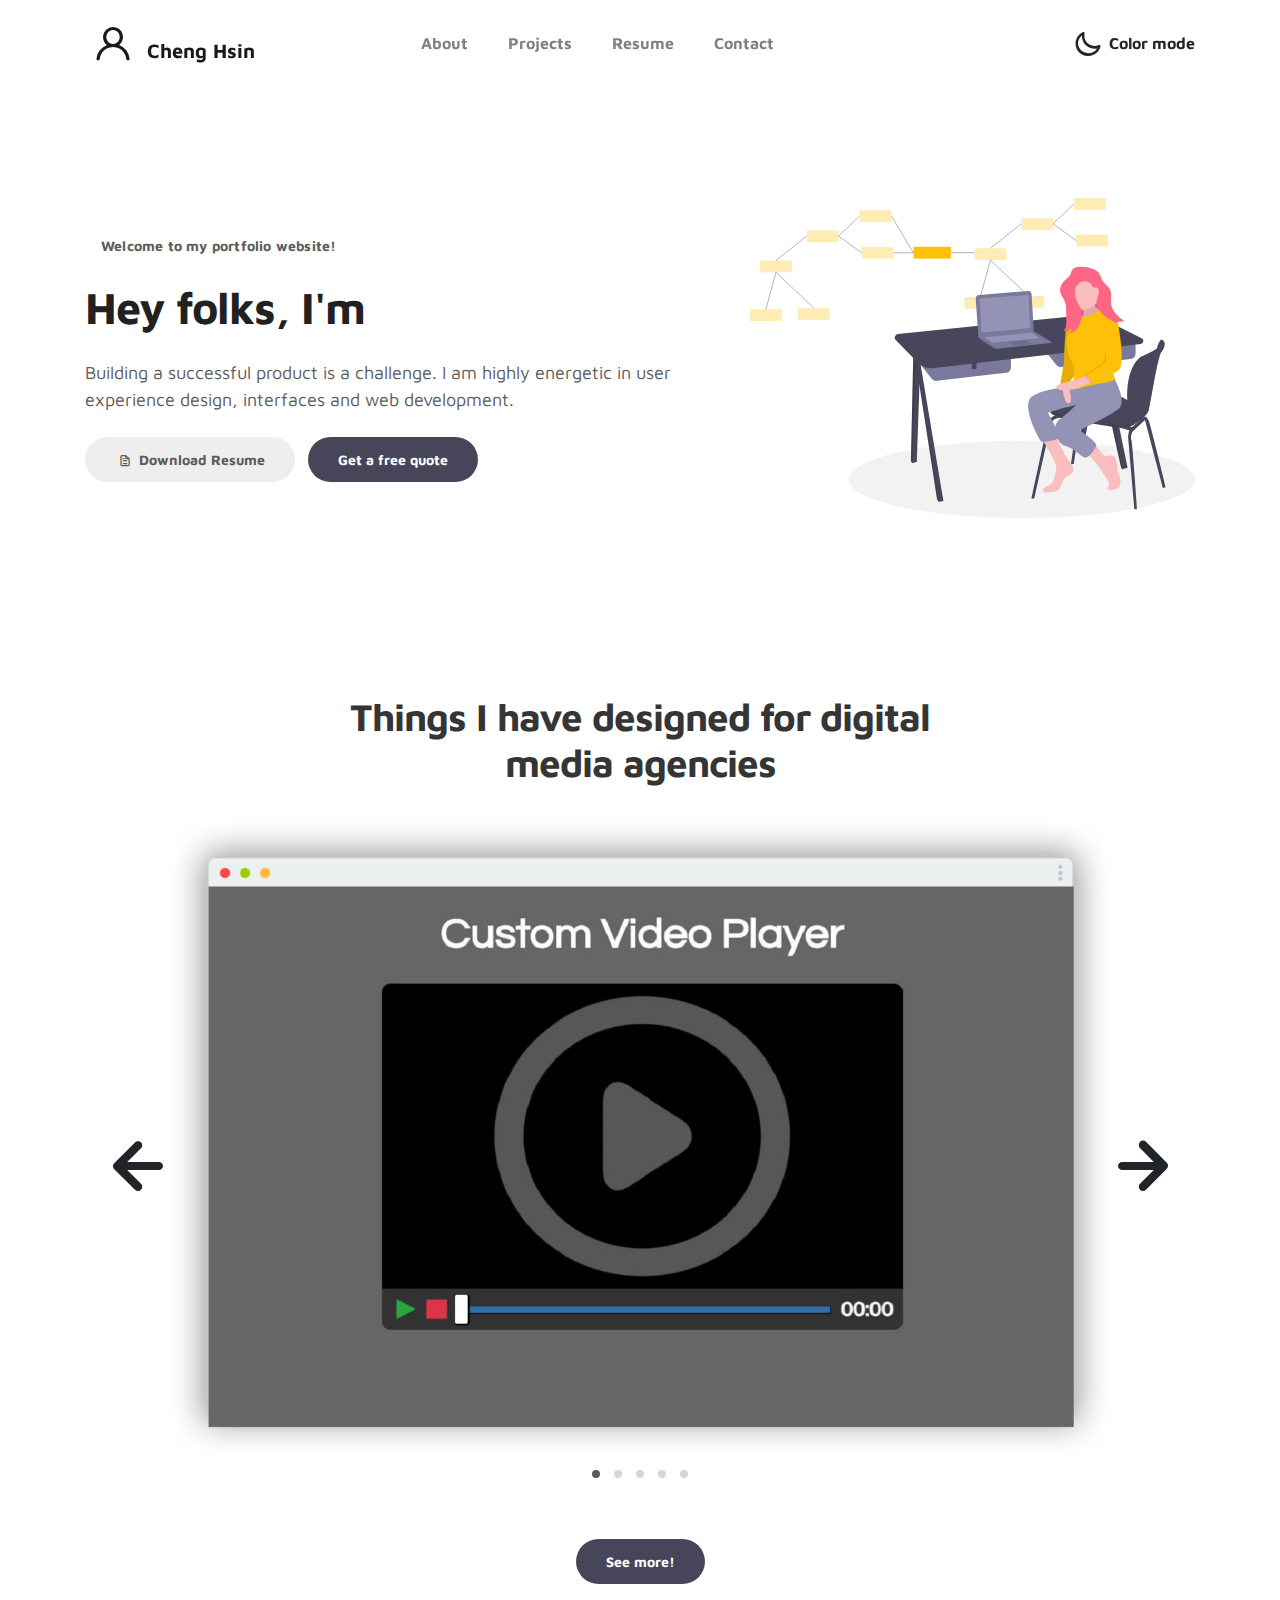
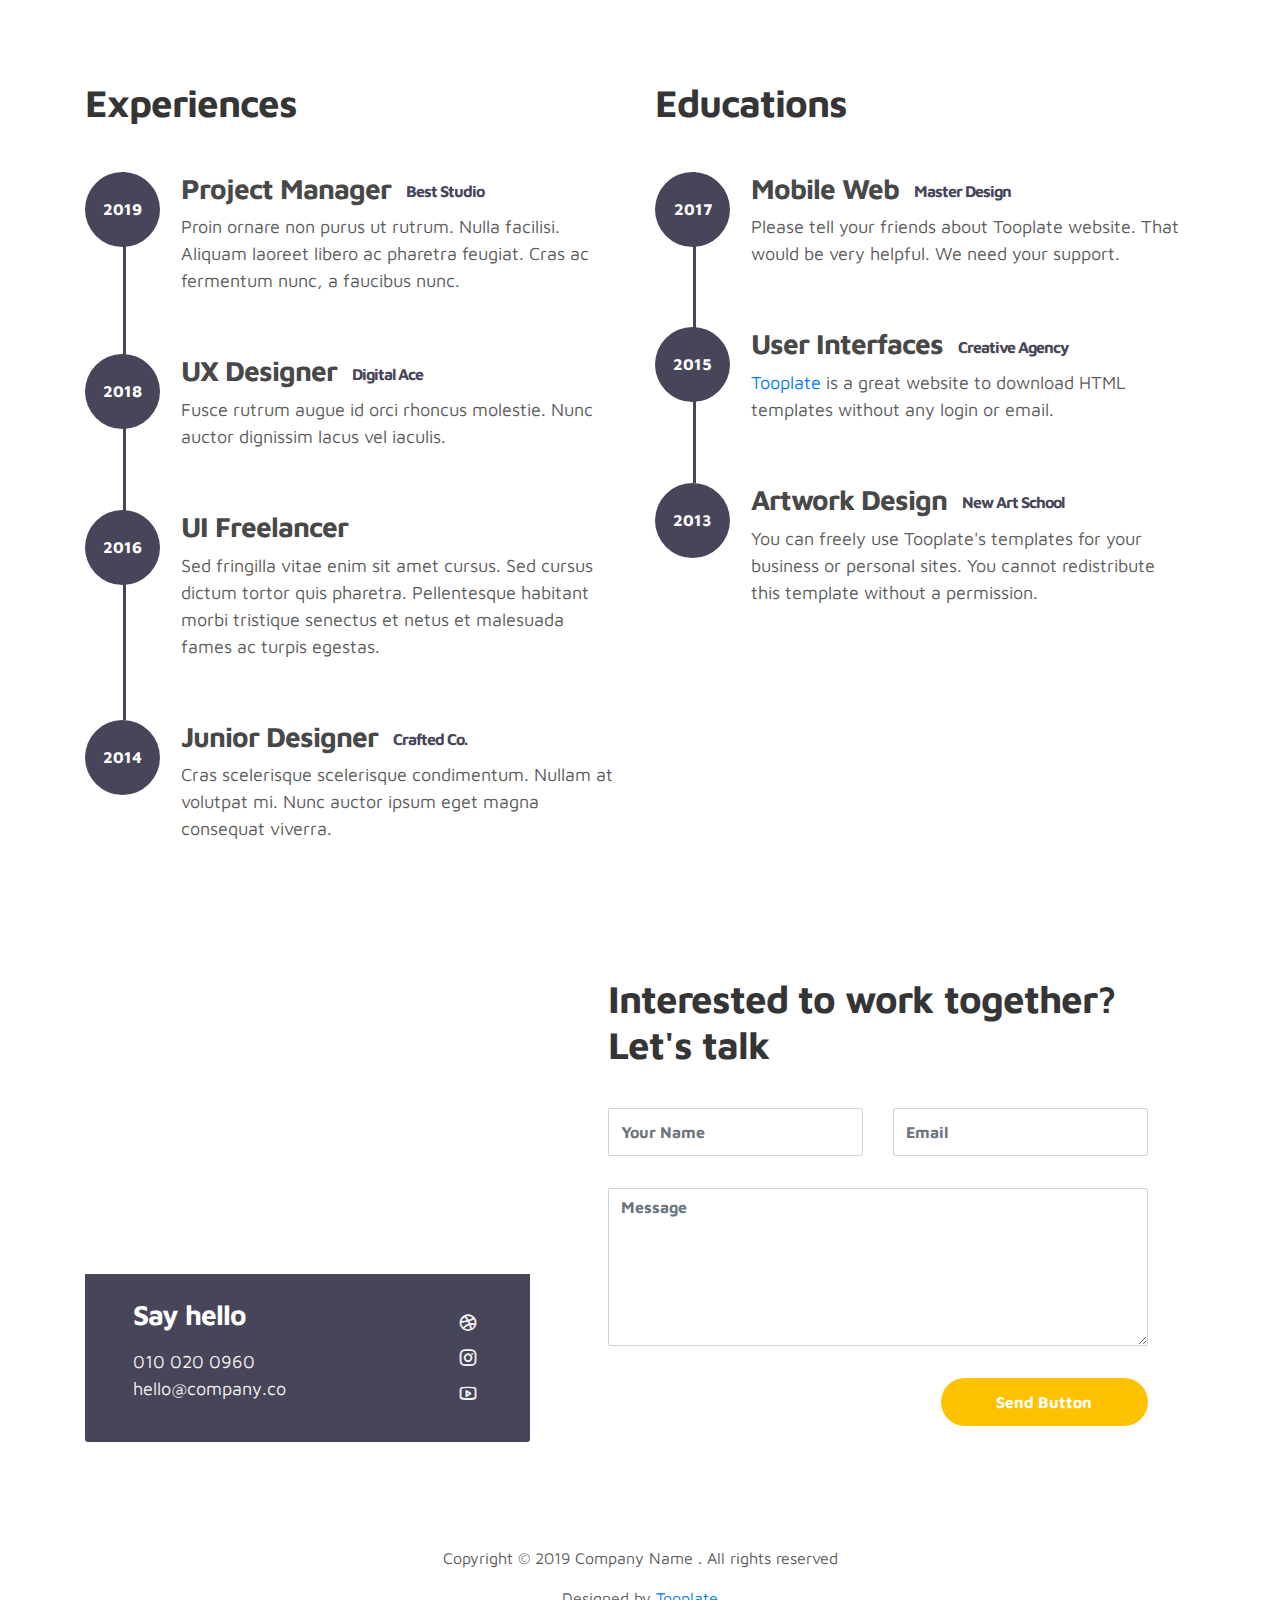
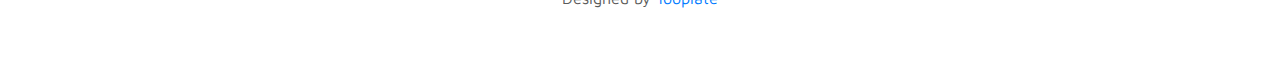
<file: index.html>
<!doctype html>
<html lang="en">
  <head>
    <meta charset="utf-8">
    <meta name="viewport" content="width=device-width, initial-scale=1, shrink-to-fit=no">
    <meta name="description" content="">
    <meta name="author" content="">

    <title>MY PORTFOLIO</title>

    <link rel="stylesheet" href="css/bootstrap.min.css">
    <link rel="stylesheet" href="css/unicons.css">
    <link rel="stylesheet" href="css/owl.carousel.min.css">
    <link rel="stylesheet" href="css/owl.theme.default.min.css">

    <!-- MAIN STYLE -->
    <link rel="stylesheet" href="css/tooplate-style.css">
    
<!--

Tooplate 2115 Marvel

https://www.tooplate.com/view/2115-marvel

-->
  </head>
  <body>

    <!-- MENU -->
    <nav class="navbar navbar-expand-sm navbar-light">
        <div class="container">
            <a class="navbar-brand" href="index.html"><i class='uil uil-user'></i> Cheng Hsin</a>

            <button class="navbar-toggler" type="button" data-toggle="collapse" data-target="#navbarNav" aria-controls="navbarNav" aria-expanded="false"
                aria-label="Toggle navigation">
                <span class="navbar-toggler-icon"></span>
                <span class="navbar-toggler-icon"></span>
                <span class="navbar-toggler-icon"></span>
            </button>

            <div class="collapse navbar-collapse" id="navbarNav">
                <ul class="navbar-nav mx-auto">
                    <li class="nav-item">
                        <a href="#about" class="nav-link"><span data-hover="About">About</span></a>
                    </li>
                    <li class="nav-item">
                        <a href="#project" class="nav-link"><span data-hover="Projects">Projects</span></a>
                    </li>
                    <li class="nav-item">
                        <a href="#resume" class="nav-link"><span data-hover="Resume">Resume</span></a>
                    </li>
                    <li class="nav-item">
                        <a href="#contact" class="nav-link"><span data-hover="Contact">Contact</span></a>
                    </li>
                </ul>

                <ul class="navbar-nav ml-lg-auto">
                    <div class="ml-lg-4">
                      <div class="color-mode d-lg-flex justify-content-center align-items-center">
                        <i class="color-mode-icon"></i>
                        Color mode
                      </div>
                    </div>
                </ul>
            </div>
        </div>
    </nav>

    <!-- ABOUT -->
    <section class="about full-screen d-lg-flex justify-content-center align-items-center" id="about">
        <div class="container">
            <div class="row">
                
                <div class="col-lg-7 col-md-12 col-12 d-flex align-items-center">
                    <div class="about-text">
                        <small class="small-text">Welcome to <span class="mobile-block">my portfolio website!</span></small>
                        <h1 class="animated animated-text">
                            <span class="mr-2">Hey folks, I'm</span>
                                <div class="animated-info">
                                    <span class="animated-item">Cheng Hsin</span>
                                    <span class="animated-item">Web Designer</span>
                                    <span class="animated-item">UI Specialist</span>
                                </div>
                        </h1>

                        <p>Building a successful product is a challenge. I am highly energetic in user experience design, interfaces and web development.</p>
                        
                        <div class="custom-btn-group mt-4">
                          <a href="#" class="btn mr-lg-2 custom-btn"><i class='uil uil-file-alt'></i> Download Resume</a>
                          <a href="#contact" class="btn custom-btn custom-btn-bg custom-btn-link">Get a free quote</a>
                        </div>
                    </div>
                </div>

                <div class="col-lg-5 col-md-12 col-12">
                    <div class="about-image svg">
                        <img src="images/undraw/undraw_software_engineer_lvl5.svg" class="img-fluid" alt="svg image">
                    </div>
                </div>

            </div>
        </div>
    </section>

    <!-- PROJECTS -->
    <section class="project py-5" id="project">
        <div class="container">
                
                <div class="row">
                  <div class="col-lg-11 text-center mx-auto col-12">

                      <div class="col-lg-8 mx-auto">
                        <h2>Things I have designed for digital media agencies</h2>
                      </div>

                      <div class="owl-carousel owl-theme">
                        <div class="item">
                          <div class="project-info">
                            <img src="images/project/project-image01.png" class="img-fluid" alt="project image">
                          </div>
                        </div>

                        <div class="item">
                          <div class="project-info">
                            <img src="images/project/project-image02.png" class="img-fluid" alt="project image">
                          </div>
                        </div>

                        <div class="item">
                          <div class="project-info">
                            <img src="images/project/project-image03.png" class="img-fluid" alt="project image">
                          </div>
                        </div>

                        <div class="item">
                          <div class="project-info">
                            <img src="images/project/project-image04.png" class="img-fluid" alt="project image">
                          </div>
                        </div>

                        <div class="item">
                          <div class="project-info">
                            <img src="images/project/project-image05.png" class="img-fluid" alt="project image">
                          </div>
                        </div>
                      </div>
                        <a href="project/project.html" class="btn custom-btn custom-btn-bg custom-btn-link">See more!</a>
                      </div>
                    </div>
                  </div>
                </div>
        </div>
    </section>

    <!-- FEATURES -->
    <section class="resume py-5 d-lg-flex justify-content-center align-items-center" id="resume">
        <div class="container">
            <div class="row">

                <div class="col-lg-6 col-12">
                  <h2 class="mb-4">Experiences</h2>

                    <div class="timeline">
                        <div class="timeline-wrapper">
                             <div class="timeline-yr">
                                  <span>2019</span>
                             </div>
                             <div class="timeline-info">
                                  <h3><span>Project Manager</span><small>Best Studio</small></h3>
                                  <p>Proin ornare non purus ut rutrum. Nulla facilisi. Aliquam laoreet libero ac pharetra feugiat. Cras ac fermentum nunc, a faucibus nunc.</p>
                             </div>
                        </div>

                        <div class="timeline-wrapper">
                            <div class="timeline-yr">
                                <span>2018</span>
                            </div>
                            <div class="timeline-info">
                                <h3><span>UX Designer</span><small>Digital Ace</small></h3>
                                <p>Fusce rutrum augue id orci rhoncus molestie. Nunc auctor dignissim lacus vel iaculis.</p>
                            </div>
                        </div>

                        <div class="timeline-wrapper">
                            <div class="timeline-yr">
                                <span>2016</span>
                            </div>
                            <div class="timeline-info">
                                <h3><span>UI Freelancer</h3>
                                <p>Sed fringilla vitae enim sit amet cursus. Sed cursus dictum tortor quis pharetra. Pellentesque habitant morbi tristique senectus et netus et malesuada fames ac turpis egestas.</p>
                            </div>
                        </div>
                        
                        <div class="timeline-wrapper">
                            <div class="timeline-yr">
                                <span>2014</span>
                            </div>
                            <div class="timeline-info">
                                <h3><span>Junior Designer<small>Crafted Co.</small></h3>
                                <p>Cras scelerisque scelerisque condimentum. Nullam at volutpat mi. Nunc auctor ipsum eget magna consequat viverra.</p>
                            </div>
                        </div>

                    </div>
                </div>

                <div class="col-lg-6 col-12">
                  <h2 class="mb-4 mobile-mt-2">Educations</h2>

                    <div class="timeline">
                        <div class="timeline-wrapper">
                             <div class="timeline-yr">
                                  <span>2017</span>
                             </div>
                             <div class="timeline-info">
                                  <h3><span>Mobile Web</span><small>Master Design</small></h3>
                                  <p>Please tell your friends about Tooplate website. That would be very helpful. We need your support.</p>
                             </div>
                        </div>

                        <div class="timeline-wrapper">
                            <div class="timeline-yr">
                                <span>2015</span>
                            </div>
                            <div class="timeline-info">
                                <h3><span>User Interfaces</span><small>Creative Agency</small></h3>
                                <p><a rel="nofollow" href="https://www.facebook.com/tooplate">Tooplate</a> is a great website to download HTML templates without any login or email.</p>
                            </div>
                        </div>
                        
                        <div class="timeline-wrapper">
                            <div class="timeline-yr">
                                <span>2013</span>
                            </div>
                            <div class="timeline-info">
                                <h3><span>Artwork Design</span><small>New Art School</small></h3>
                                <p>You can freely use Tooplate's templates for your business or personal sites. You cannot redistribute this template without a permission.</p>
                            </div>
                        </div>

                    </div>
                </div>
                
            </div>
        </div>
    </section>

    <!-- CONTACT -->
    <section class="contact py-5" id="contact">
      <div class="container">
        <div class="row">
          
          <div class="col-lg-5 mr-lg-5 col-12">
            <div class="google-map w-100">
              <iframe src="https://www.google.com/maps/embed?pb=!1m18!1m12!1m3!1d12088.558402180099!2d-73.99373482142036!3d40.75895421922642!2m3!1f0!2f0!3f0!3m2!1i1024!2i768!4f13.1!3m3!1m2!1s0x89c25855b8fb3083%3A0xa0f9aef176042a5c!2sTheater+District%2C+New+York%2C+NY%2C+USA!5e0!3m2!1sen!2smm!4v1549875377188" width="400" height="300" frameborder="0" style="border:0" allowfullscreen></iframe>
            </div>

            <div class="contact-info d-flex justify-content-between align-items-center py-4 px-lg-5">
                <div class="contact-info-item">
                  <h3 class="mb-3 text-white">Say hello</h3>
                  <p class="footer-text mb-0">010 020 0960</p>
                  <p><a href="mailto:hello@company.co">hello@company.co</a></p>
                </div>

                <ul class="social-links">
                     <li><a href="#" class="uil uil-dribbble" data-toggle="tooltip" data-placement="left" title="Dribbble"></a></li>
                     <li><a href="#" class="uil uil-instagram" data-toggle="tooltip" data-placement="left" title="Instagram"></a></li>
                     <li><a href="#" class="uil uil-youtube" data-toggle="tooltip" data-placement="left" title="Youtube"></a></li>
                </ul>
            </div>
          </div>

          <div class="col-lg-6 col-12">
            <div class="contact-form">
              <h2 class="mb-4">Interested to work together? Let's talk</h2>

              <form action="" method="get">
                <div class="row">
                  <div class="col-lg-6 col-12">
                    <input type="text" class="form-control" name="name" placeholder="Your Name" id="name">
                  </div>

                  <div class="col-lg-6 col-12">
                    <input type="email" class="form-control" name="email" placeholder="Email" id="email">
                  </div>

                  <div class="col-12">
                    <textarea name="message" rows="6" class="form-control" id="message" placeholder="Message"></textarea>
                  </div>

                  <div class="ml-lg-auto col-lg-5 col-12">
                    <input type="submit" class="form-control submit-btn" value="Send Button">
                  </div>
                </div>
              </form>
            </div>
          </div>

        </div>
      </div>
    </section>

    <!-- FOOTER -->
     <footer class="footer py-5">
          <div class="container">
               <div class="row">

                    <div class="col-lg-12 col-12">                                
                        <p class="copyright-text text-center">Copyright &copy; 2019 Company Name . All rights reserved</p>
                        <p class="copyright-text text-center">Designed by <a rel="nofollow" href="https://www.facebook.com/tooplate">Tooplate</a></p>
                    </div>
                    
               </div>
          </div>
     </footer>

    <script src="js/jquery-3.3.1.min.js"></script>
    <script src="js/popper.min.js"></script>
    <script src="js/bootstrap.min.js"></script>
    <script src="js/Headroom.js"></script>
    <script src="js/jQuery.headroom.js"></script>
    <script src="js/owl.carousel.min.js"></script>
    <script src="js/smoothscroll.js"></script>
    <script src="js/custom.js"></script>

  </body>
</html>
</file>
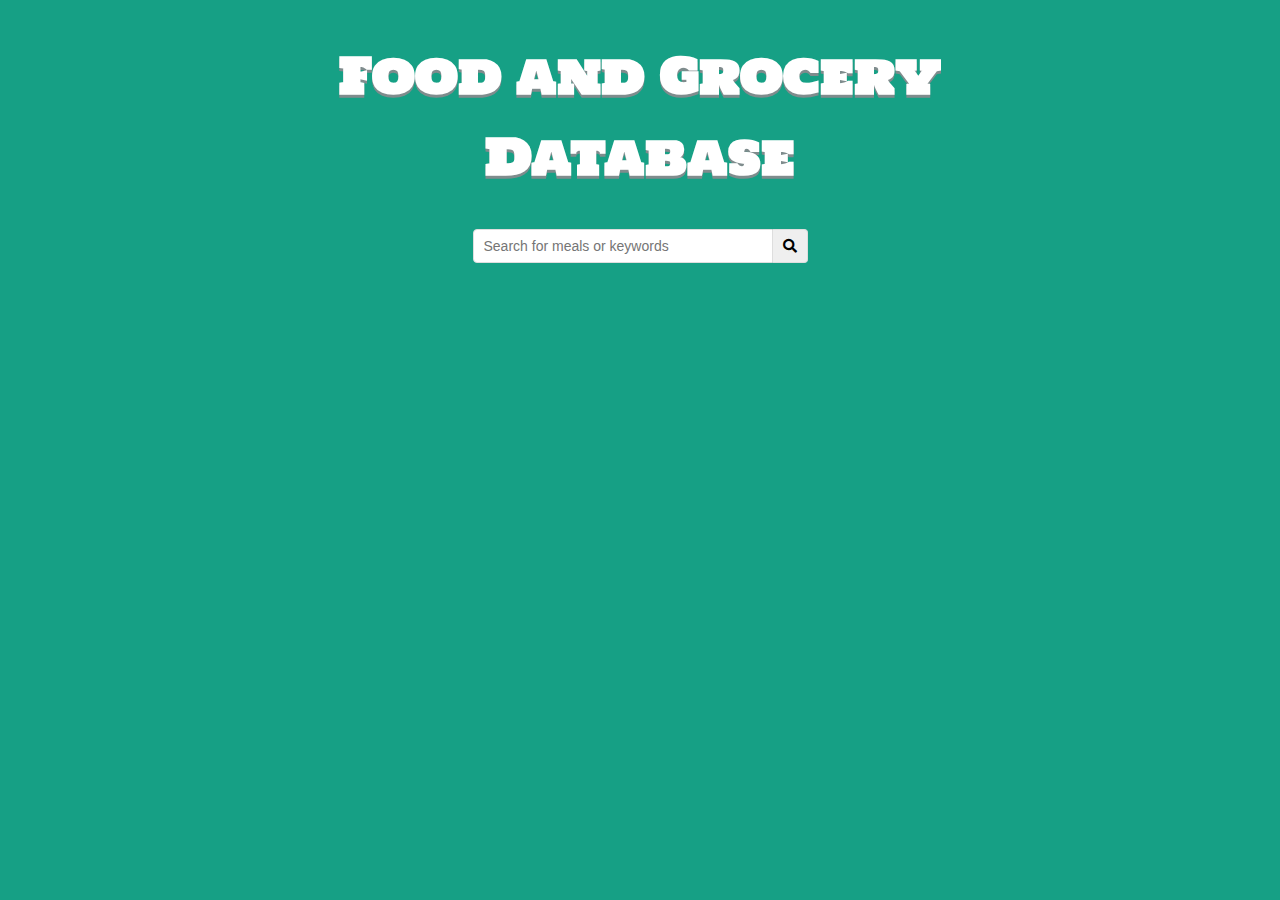
<file: project/API-project/index.html>
<!DOCTYPE html>
<html lang="en">
  <head>
    <meta charset="UTF-8" />
    <meta name="viewport" content="width=device-width, initial-scale=1.0" />
    <meta http-equiv="X-UA-Compatible" content="ie=edge" />
    <link
      rel="stylesheet"
      href="https://cdnjs.cloudflare.com/ajax/libs/font-awesome/5.10.2/css/all.min.css"
    />
    <link
      href="https://fonts.googleapis.com/css2?family=Holtwood+One+SC&display=swap"
      rel="stylesheet"
    />
    <link rel="stylesheet" href="style.css" />
    <!-- <link rel="stylesheet" href="short.css" /> -->
    <title>Food and Grocery Database</title>
  </head>
  <body>
    <div class="container">
      <h1>Food and Grocery Database</h1>
      <div class="flex">
        <form class="flex" id="submit">
          <input
            type="text"
            id="search"
            placeholder="Search for meals or keywords"
          />
          <button class="search-btn" type="submit">
            <i class="fas fa-search"></i>
          </button>
        </form>
      </div>

      <div id="result-heading"></div>
      <div id="meals" class="meals"></div>
      <div id="single-meal"></div>
    </div>

    <script src="script.js"></script>
  </body>
</html>
</file>
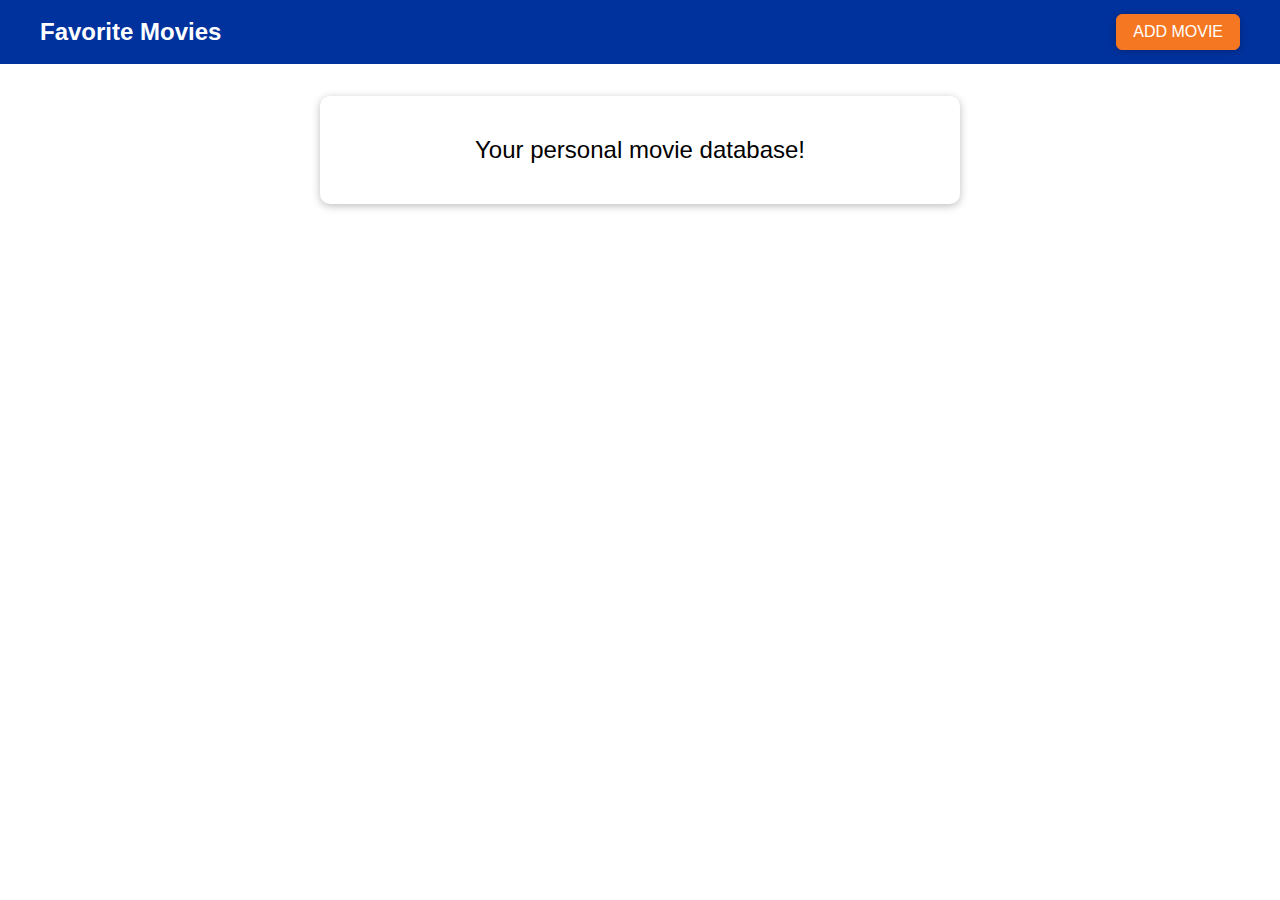
<file: project/dom-movie-project-finished/index.html>
<!DOCTYPE html>
<html lang="en">
  <head>
    <meta charset="UTF-8" />
    <meta name="viewport" content="width=device-width, initial-scale=1.0" />
    <meta http-equiv="X-UA-Compatible" content="ie=edge" />
    <title>Favorite Movies</title>
    <link rel="stylesheet" href="assets/styles/app.css" />
    <script src="assets/scripts/app.js" defer></script>
  </head>
  <body>
    <div id="backdrop"></div>
    <div class="modal card" id="add-modal">
      <div class="modal__content">
        <label for="title">Movie Title</label>
        <input type="text" name="title" id="title" />
        <label for="image-url">Image URL</label>
        <input type="text" name="image-url" id="image-url" />
        <label for="rating">Your Rating</label>
        <input
          type="number"
          step="1"
          max="5"
          min="1"
          name="rating"
          id="rating"
        />
      </div>
      <div class="modal__actions">
        <button class="btn btn--passive">Cancel</button>
        <button class="btn btn--success">Add</button>
      </div>
    </div>
    <div class="modal card" id="delete-modal">
      <h2 class="modal__title">Are you sure?</h2>
      <p class="modal__content">
        Are you sure you want to delete this item? This action can't be made
        undone!
      </p>
      <div class="modal__actions">
        <button class="btn btn--passive">No (Cancel)</button>
        <button class="btn btn--danger">Yes</button>
      </div>
    </div>

    <header>
      <h1>Favorite Movies</h1>
      <button>ADD MOVIE</button>
    </header>

    <main>
      <section id="entry-text" class="card">
        <p>Your personal movie database!</p>
      </section>
      <ul id="movie-list"></ul>
    </main>
  </body>
</html>
</file>
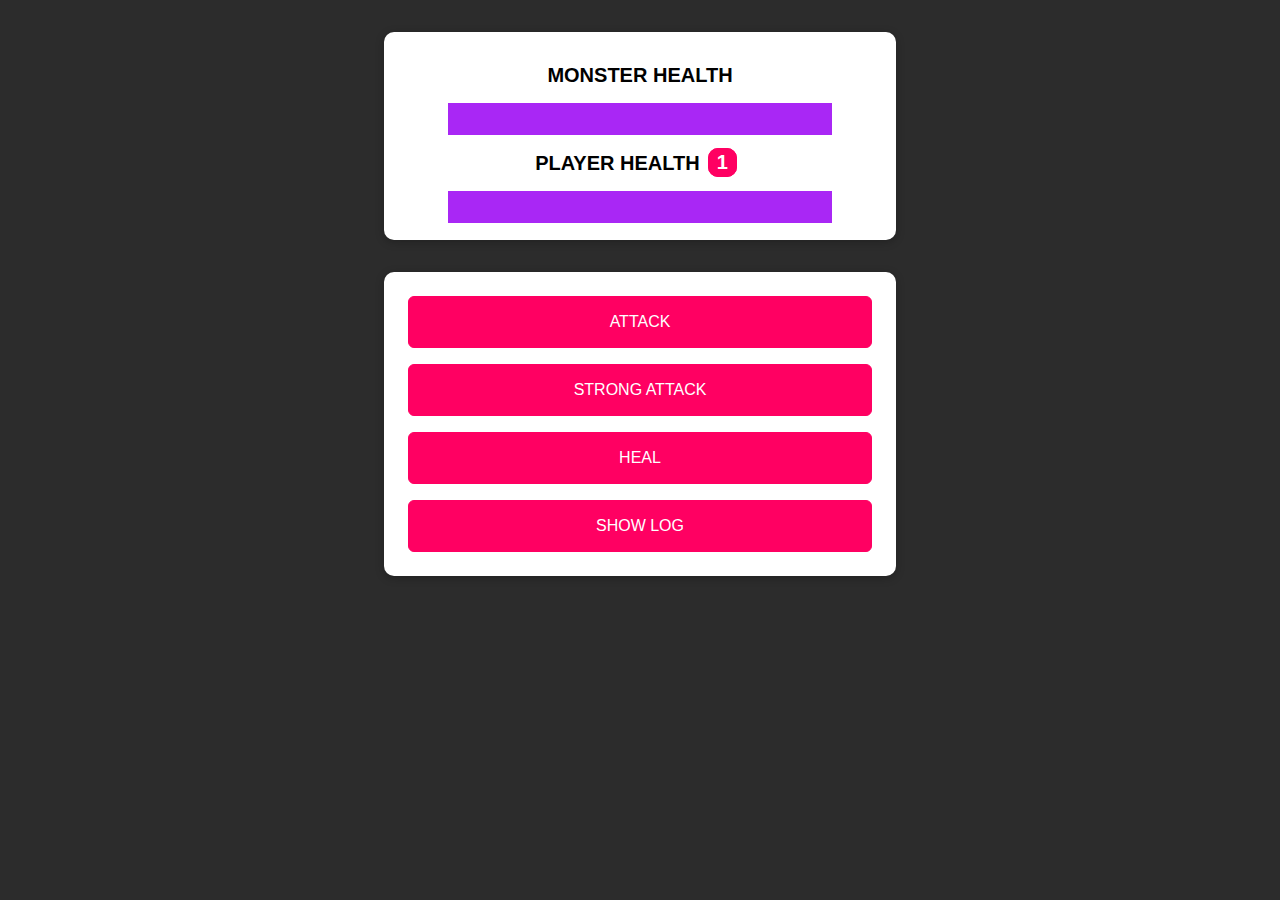
<file: project/Monster-Killer/index.html>
<!DOCTYPE html>
<html lang="en">
  <head>
    <meta charset="UTF-8" />
    <meta name="viewport" content="width=device-width, initial-scale=1.0" />
    <meta http-equiv="X-UA-Compatible" content="ie=edge" />
    <title>Monster Killer</title>
    <link rel="stylesheet" href="assets/styles/app.css" />
    <script src="assets/scripts/vendor.js" defer></script>
    <script src="assets/scripts/app.js" defer></script>
  </head>
  <body>
    <section id="health-levels">
      <h2>MONSTER HEALTH</h2>
      <progress id="monster-health" max="100" value="100">100%</progress>
      <h2>PLAYER HEALTH<span id="bonus-life">1</span></h2>
      <progress id="player-health" max="100" value="100">100%</progress>
    </section>
    <section id="controls">
      <button id="attack-btn">ATTACK</button>
      <button id="strong-attack-btn">STRONG ATTACK</button>
      <button id="heal-btn">HEAL</button>
      <button id="log-btn">SHOW LOG</button>
    </section>
  </body>
</html>
</file>
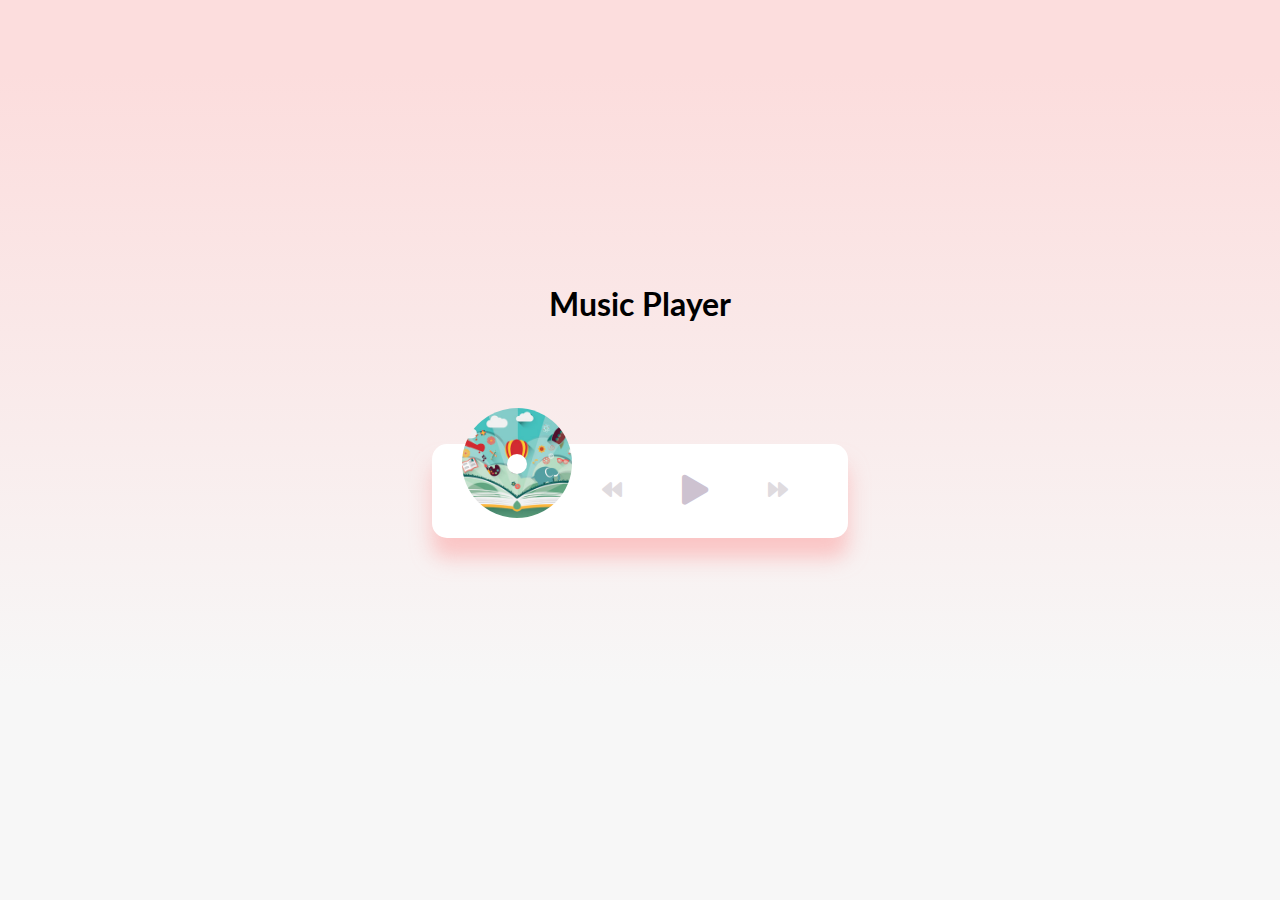
<file: project/music-player/index.html>
<!DOCTYPE html>
<html lang="en">
  <head>
    <meta charset="UTF-8" />
    <meta name="viewport" content="width=device-width, initial-scale=1.0" />
    <meta http-equiv="X-UA-Compatible" content="ie=edge" />
    <link
      rel="stylesheet"
      href="https://cdnjs.cloudflare.com/ajax/libs/font-awesome/5.10.2/css/all.min.css"
    />
    <link rel="stylesheet" href="style.css" />
    <title>Music Player</title>
  </head>
  <body>
    <h1>Music Player</h1>

    <div class="music-container" id="music-container">
      <div class="music-info">
        <h4 id="title"></h4>
        <div class="progress-container" id="progress-container">
          <div class="progress" id="progress"></div>
        </div>
      </div>

      <audio src="music/ukulele.mp3" id="audio"></audio>

      <div class="img-container">
        <img src="images/ukulele.jpg" alt="music-cover" id="cover" />
      </div>
      <div class="navigation">
        <button id="prev" class="action-btn">
          <i class="fas fa-backward"></i>
        </button>
        <button id="play" class="action-btn action-btn-big">
          <i class="fas fa-play"></i>
        </button>
        <button id="next" class="action-btn">
          <i class="fas fa-forward"></i>
        </button>
      </div>
    </div>

    <script src="script.js"></script>
  </body>
</html>
</file>
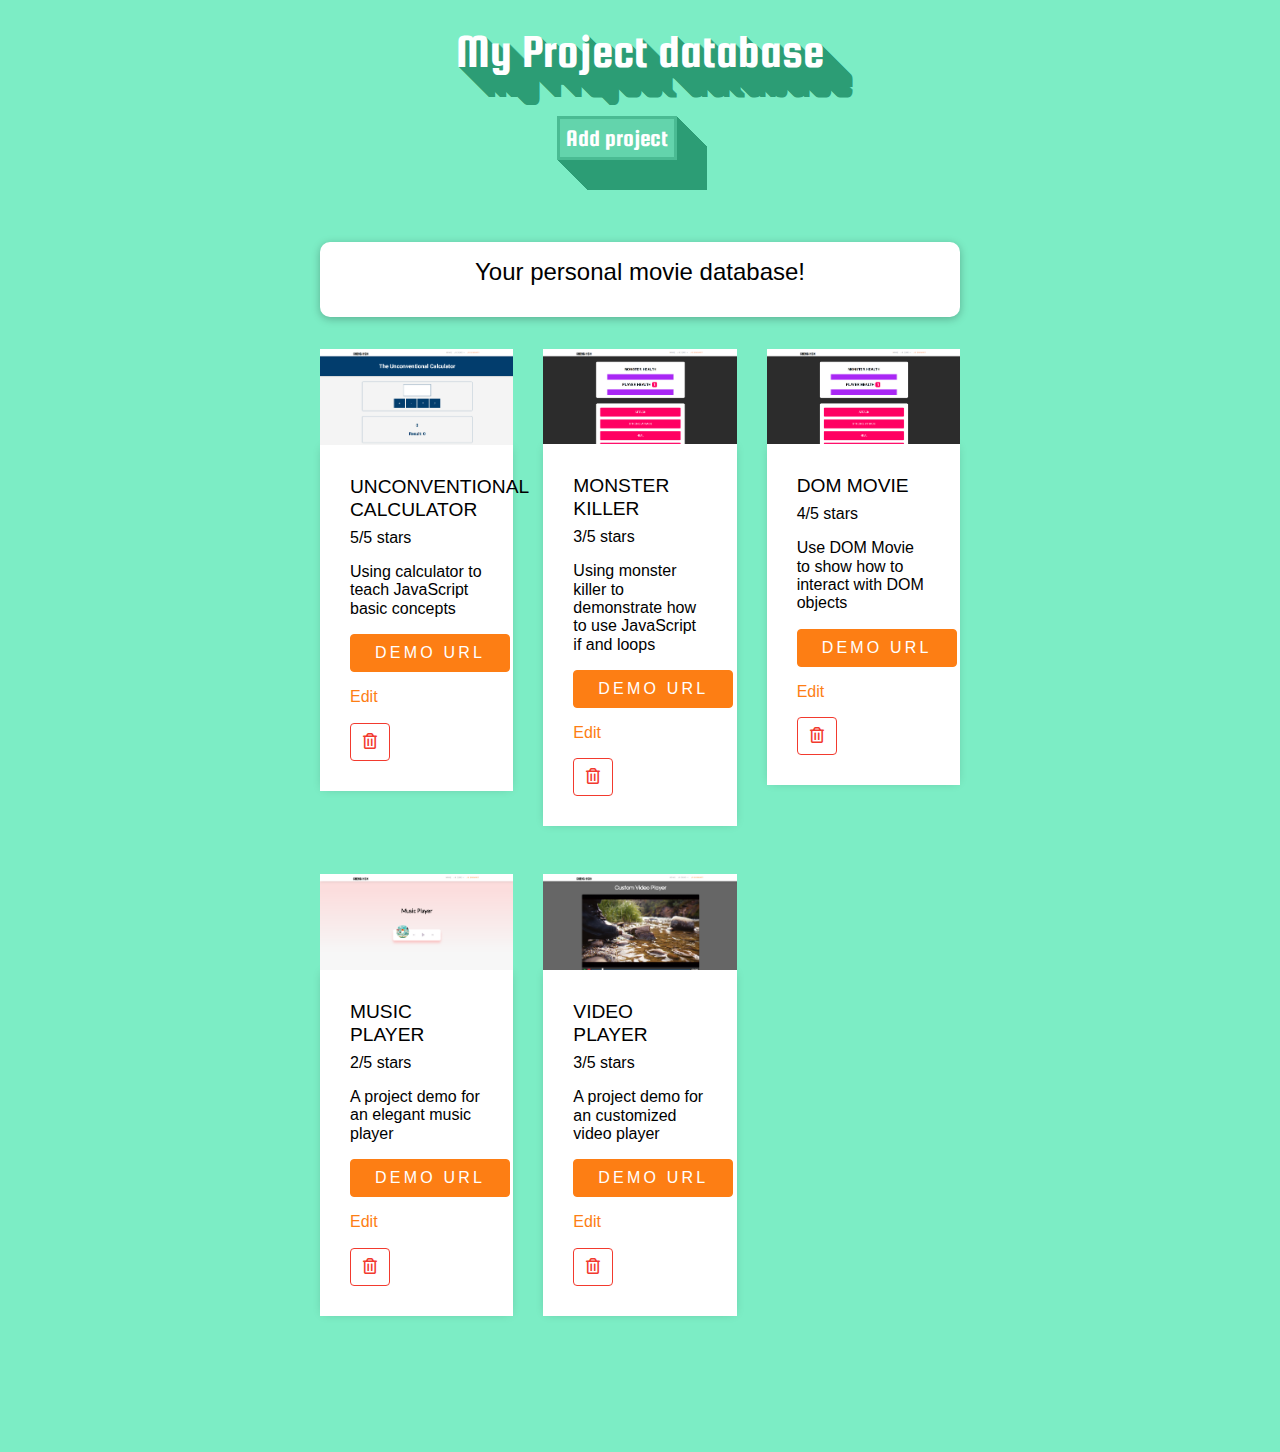
<file: project/project-database/index.html>
<!DOCTYPE html>
<html lang="en">
  <head>
    <meta charset="UTF-8" />
    <meta name="viewport" content="width=device-width, initial-scale=1.0" />
    <meta http-equiv="X-UA-Compatible" content="ie=edge" />
    <title>Favorite Movies</title>
    <link
      rel="stylesheet"
      href="https://cdnjs.cloudflare.com/ajax/libs/font-awesome/5.13.0/css/all.min.css"
    />
    <!-- <link rel="stylesheet" href="assets/styles/app.css" /> -->
    <link rel="stylesheet" href="assets/styles/style.css" />
    <link rel="stylesheet" href="assets/styles/project.css" />
    <link rel="stylesheet" href="assets/styles/boostrap.min.css" />
    <link rel="stylesheet" href="assets/styles/modal.css" />
    <link
      href="https://fonts.googleapis.com/css2?family=Squada+One&display=swap"
      rel="stylesheet"
    />
    <!-- <script src="assets/scripts/modal.js" defer></script> -->
    <script src="assets/scripts/copy.js" defer></script>
  </head>
  <body>
    <div id="backdrop"></div>
    <div class="modal card" id="add-modal">
      <div class="modal__content" width>
        <label for="title">Project Title</label>
        <input type="text" name="title" id="title" />
        <label for="image-url">Image URL</label>
        <input type="text" name="image-url" id="image-url" />
        <label for="image-url">Demo description</label>
        <input type="text" name="description" id="description" />
        <label for="title">Demo Url</label>
        <input type="text" name="demo-ulr" id="demo-url" />
        <label for="rating">Your Rating</label>
        <input
          type="number"
          step="1"
          max="5"
          min="1"
          name="rating"
          id="rating"
        />
      </div>
      <div class="modal__actions">
        <button class="btn btn--passive">Cancel</button>
        <button class="btn btn--success">Add</button>
      </div>
    </div>
    <div class="modal card" id="delete-modal">
      <h2 class="modal__title">Are you sure?</h2>
      <p class="modal__content">
        Are you sure you want to delete this item? This action can't be made
        undone!
      </p>
      <div class="modal__actions">
        <button class="btn btn--passive">No (Cancel)</button>
        <button class="btn btn--danger">Yes</button>
      </div>
    </div>

    <header>
      <div class="logo">
        My Project database
      </div>
      <br />
      <div class="search">
        <div class="button btn">
          <button>Add project</button>
        </div>
      </div>
    </header>

    <main class="site-section">
      <section id="entry-text" class="card">
        <p>Your personal movie database!</p>
      </section>
      <div class="row mb-5" id="movie-list">
        <!-- <div class="col-md-6 col-lg-4 mb-5">
          <div class="media-image">
            <img src="images/monster.png" alt="Image" class="img-fluid" />
            <div class="media-image-body">
              <h2 class="font-secondary text-uppercase">Monster killer</h2>
              <span class="d-block mb-3">5/5 stars</span>
              <p>可與怪獸互相攻擊，直到血量小於零</p>
              <p>
                <a href="monster.html" class="btn btn-primary text-white px-4"
                  ><span class="caption">Demo Url</span></a
                >
              </p>
              <p><a href=""> Edit </a><a href=""> Delete </a></p>
            </div>
          </div>
        </div>
        <div class="col-md-6 col-lg-4 mb-5">
          <div class="media-image">
            <img src="images/movie.png" alt="Image" class="img-fluid" />
            <div class="media-image-body">
              <h2 class="font-secondary text-uppercase">Favorate movie</h2>
              <span class="d-block mb-3">5/5 stars</span>
              <p>新增自己喜愛的影片資料</p>
              <p>
                <a
                  href="favorate-movie.html"
                  class="btn btn-primary text-white px-4"
                  ><span class="caption">Demo Url</span></a
                >
              </p>
              <p><a href=""> Edit </a><a href=""> Delete </a></p>
            </div>
          </div>
        </div>
        <div class="col-md-6 col-lg-4 mb-5">
          <div class="media-image">
            <img src="images/caculator.png" alt="Image" class="img-fluid" />
            <div class="media-image-body">
              <h2 class="font-secondary text-uppercase">Caculator</h2>
              <span class="d-block mb-3">5/5 stars</span>
              <p>特別的計算機</p>
              <p>
                <a href="caculator.html" class="btn btn-primary text-white px-4"
                  ><span class="caption">Demo Url</span></a
                >
              </p>
              <p><a href=""> Edit </a><a href=""> Delete </a></p>
            </div>
          </div>
        </div>
        <div class="col-md-6 col-lg-4 mb-5">
          <div class="media-image">
            <img src="images/video.png" alt="Image" class="img-fluid" />
            <div class="media-image-body">
              <h2 class="font-secondary text-uppercase">Video player</h2>
              <span class="d-block mb-3">5/5 stars</span>
              <p>影片播放器</p>
              <p>
                <a href="video.html" class="btn btn-primary text-white px-4"
                  ><span class="caption">Demo Url</span></a
                >
              </p>
              <p><a href=""> Edit </a><a href=""> Delete </a></p>
            </div>
          </div>
        </div>
        <div class="col-md-6 col-lg-4 mb-5">
          <div class="media-image">
            <img src="images/music.png" alt="Image" class="img-fluid" />
            <div class="media-image-body">
              <h2 class="font-secondary text-uppercase">Music player</h2>
              <span class="d-block mb-3">5/5 stars</span>
              <p>音樂撥放器</p>
              <p>
                <a href="music.html" class="btn btn-primary text-white px-4"
                  ><span class="caption">Demo Url</span></a
                >
              </p>
              <p><a href=""> Edit </a><a href=""> Delete </a></p>
            </div>
          </div>
        </div> -->
      </div>
      <div id="demo" class="invisible"></div>
    </main>
  </body>
</html>
</file>
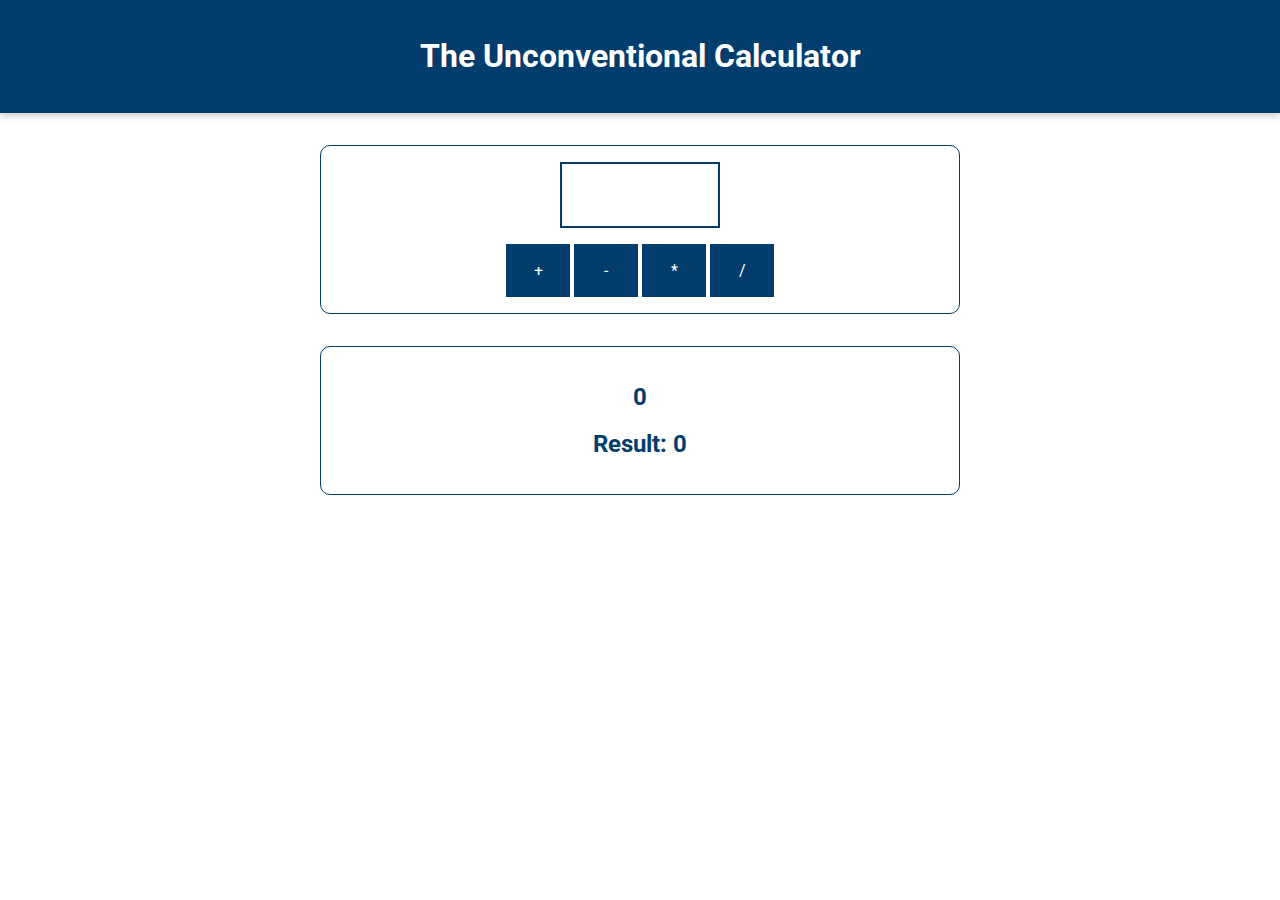
<file: project/Unconventional-Calculator-finished/index.html>
<!DOCTYPE html>
<html lang="en">
  <head>
    <meta charset="UTF-8" />
    <meta name="viewport" content="width=device-width, initial-scale=1.0" />
    <meta http-equiv="X-UA-Compatible" content="ie=edge" />
    <title>Basics</title>
    <link
      href="https://fonts.googleapis.com/css?family=Roboto:400,700&display=swap"
      rel="stylesheet"
    />
    <link rel="stylesheet" href="assets/styles/app.css" />
    <script src="assets/scripts/vendor.js" defer></script>
    <script src="assets/scripts/app.js" defer></script>
  </head>
  <body>
    <header>
      <h1>The Unconventional Calculator</h1>
    </header>

    <section id="calculator">
      <input type="number" id="input-number" />
      <div id="calc-actions">
        <button type="button" id="btn-add">+</button>
        <button type="button" id="btn-subtract">-</button>
        <button type="button" id="btn-multiply">*</button>
        <button type="button" id="btn-divide">/</button>
      </div>
    </section>
    <section id="results">
      <h2 id="current-calculation">0</h2>
      <h2>Result: <span id="current-result">0</span></h2>
    </section>
  </body>
</html>
</file>
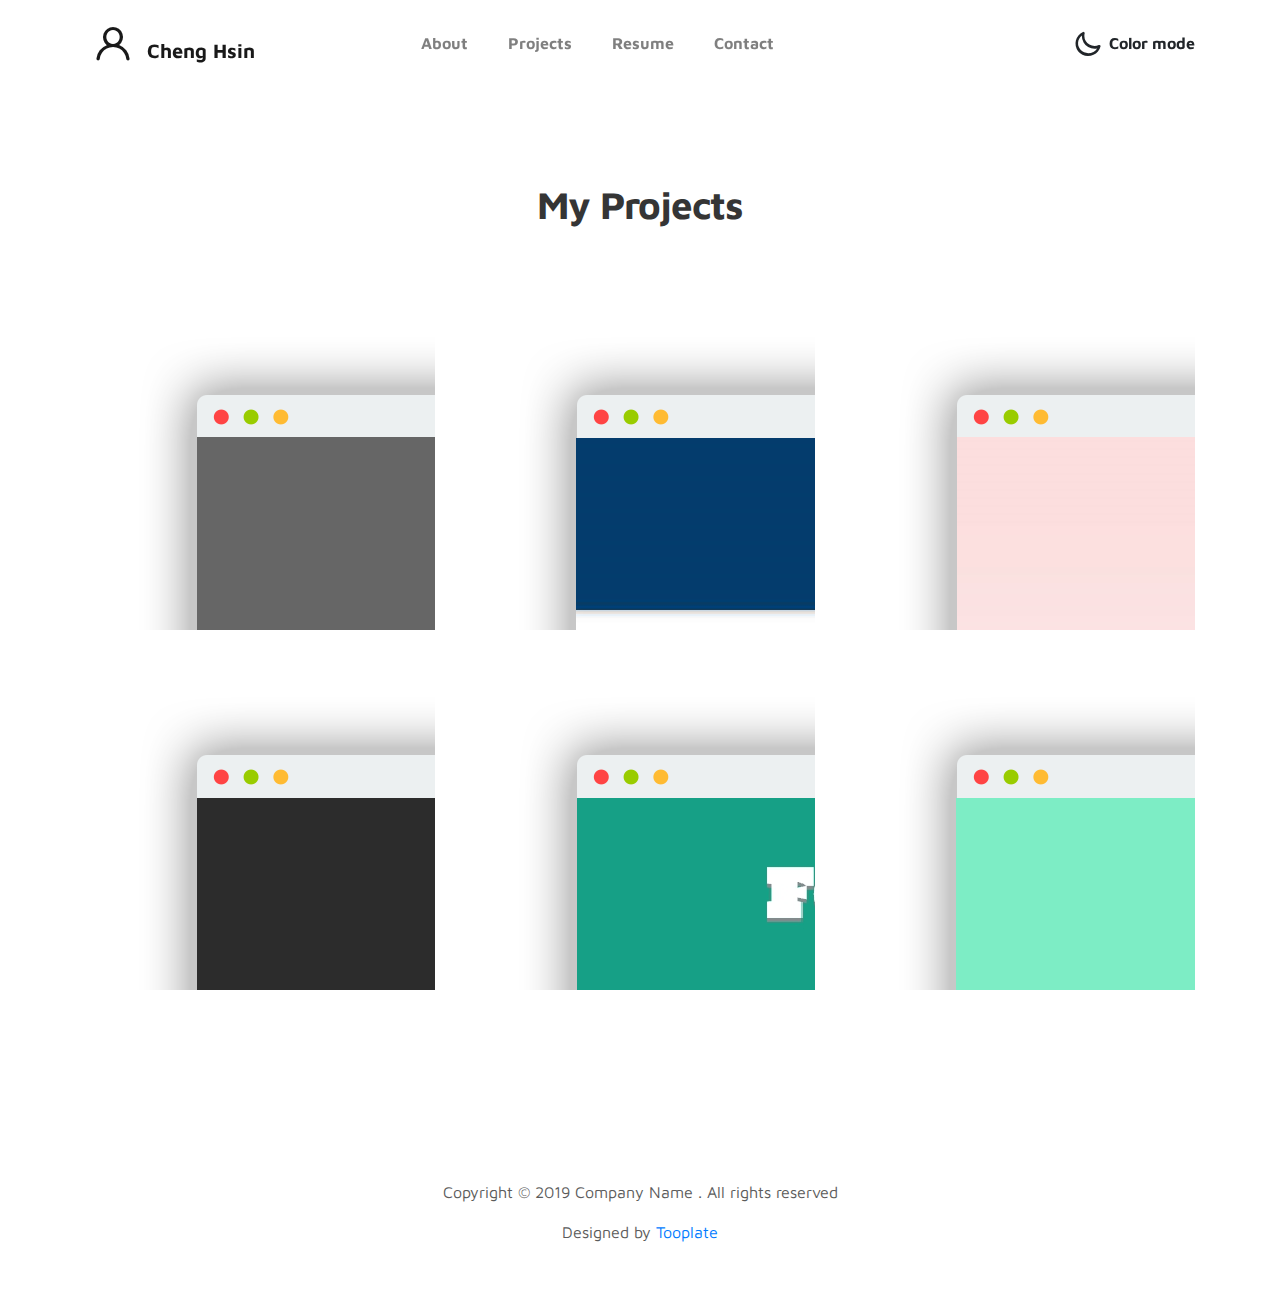
<file: project/project.html>
<!DOCTYPE html>
<html lang="en">
  <head>
    <meta charset="utf-8" />
    <meta
      name="viewport"
      content="width=device-width, initial-scale=1, shrink-to-fit=no"
    />
    <meta name="description" content="" />
    <meta name="author" content="" />

    <title>MY PROFILIO</title>

    <link rel="stylesheet" href="../css/bootstrap.min.css" />
    <link rel="stylesheet" href="../css/unicons.css" />
    <link rel="stylesheet" href="../css/owl.carousel.min.css" />
    <link rel="stylesheet" href="../css/owl.theme.default.min.css" />
    <link rel="stylesheet" href="../css/projects.css" />

    <!-- MAIN STYLE -->
    <link rel="stylesheet" href="../css/tooplate-style.css" />

    <!--

Tooplate 2115 Marvel

https://www.tooplate.com/view/2115-marvel

-->
  </head>
  <body>
    <!--backdrop-->
    <div id="backdrop"></div>
    <div class="modal card" id="add-modal">
      <div class="modal__content" id="display"></div>
      <div class="modal__actions">
        <button class="btn btn--passive">Close</button>
      </div>
    </div>
    <!-- MENU -->
    <nav class="navbar navbar-expand-sm navbar-light">
      <div class="container">
        <a class="navbar-brand" href="../index.html"
          ><i class="uil uil-user"></i> Cheng Hsin</a
        >

        <button
          class="navbar-toggler"
          type="button"
          data-toggle="collapse"
          data-target="#navbarNav"
          aria-controls="navbarNav"
          aria-expanded="false"
          aria-label="Toggle navigation"
        >
          <span class="navbar-toggler-icon"></span>
          <span class="navbar-toggler-icon"></span>
          <span class="navbar-toggler-icon"></span>
        </button>

        <div class="collapse navbar-collapse" id="navbarNav">
          <ul class="navbar-nav mx-auto">
            <li class="nav-item">
              <a href="../index.html#about" class="nav-link"
                ><span data-hover="About">About</span></a
              >
            </li>
            <li class="nav-item">
              <a href="../index.html#project" class="nav-link"
                ><span data-hover="Projects">Projects</span></a
              >
            </li>
            <li class="nav-item">
              <a href="../index.html#resume" class="nav-link"
                ><span data-hover="Resume">Resume</span></a
              >
            </li>
            <li class="nav-item">
              <a href="../index.html#contact" class="nav-link"
                ><span data-hover="Contact">Contact</span></a
              >
            </li>
          </ul>

          <ul class="navbar-nav ml-lg-auto">
            <div class="ml-lg-4">
              <div
                class="color-mode d-lg-flex justify-content-center align-items-center"
              >
                <i class="color-mode-icon"></i>
                Color mode
              </div>
            </div>
          </ul>
        </div>
      </div>
    </nav>

    <!--    projecs-section    -->
    <section class="ftco-section ftco-project" id="projects-section">
      <div class="container" id="app">
        <!-- <div class="row no-gutters justify-content-center pb-5">
          <div class="col-md-12 heading-section text-center ftco-animate">
            <h2 class="mb-4">My Projects</h2>
          </div>
        </div>
        <div class="row">
          <div class="col-md-4">
            <div
              class="project img ftco-animate d-flex justify-content-center align-items-end"
              style="
                background-image: url(../images/project/project-image01.png);
              "
            >
              <div class="overlay"></div>
              <div class="text p-4">
                <h3><a href="#">You Are Your Ony Limit</a></h3>
                <span>Romance</span>
              </div>
            </div>
          </div>
          <div class="col-md-4">
            <div
              class="project img ftco-animate d-flex justify-content-center align-items-end"
              style="
                background-image: url(../images/project/project-image01.png);
              "
            >
              <div class="overlay"></div>
              <div class="text p-4">
                <h3><a href="#">You Are Your Ony Limit</a></h3>
                <span>Romance</span>
              </div>
            </div>
          </div>

          <div class="col-md-4">
            <div
              class="project img ftco-animate d-flex justify-content-center align-items-end"
              style="
                background-image: url(../images/project/project-image01.png);
              "
            >
              <div class="overlay"></div>
              <div class="text p-4">
                <h3><a href="#">You Are Your Ony Limit</a></h3>
                <span>Romance</span>
              </div>
            </div>
          </div>
          <div class="col-md-4">
            <div
              class="project img ftco-animate d-flex justify-content-center align-items-end"
              style="
                background-image: url(../images/project/project-image01.png);
              "
            >
              <div class="overlay"></div>
              <div class="text p-4">
                <h3><a href="#">You Are Your Ony Limit</a></h3>
                <span>Romance</span>
              </div>
            </div>
          </div>
          <div class="col-md-4">
            <div
              class="project img ftco-animate d-flex justify-content-center align-items-end"
              style="
                background-image: url(../images/project/project-image01.png);
              "
            >
              <div class="overlay"></div>
              <div class="text p-4">
                <h3><a href="#">You Are Your Ony Limit</a></h3>
                <span>Romance</span>
              </div>
            </div>
          </div>
          <div class="col-md-4">
            <div
              class="project img ftco-animate d-flex justify-content-center align-items-end"
              style="
                background-image: url(../images/project/project-image01.png);
              "
            >
              <div class="overlay"></div>
              <div class="text p-4">
                <h3><a href="#">You Are Your Ony Limit</a></h3>
                <span>Romance</span>
              </div>
            </div>
          </div>
          <div class="col-md-4">
            <div
              class="project img ftco-animate d-flex justify-content-center align-items-end"
              style="
                background-image: url(../images/project/project-image01.png);
              "
            >
              <div class="overlay"></div>
              <div class="text p-4">
                <h3><a href="#">You Are Your Ony Limit</a></h3>
                <span>Romance</span>
              </div>
            </div>
          </div>
          <div class="col-md-4">
            <div
              class="project img ftco-animate d-flex justify-content-center align-items-end"
              style="
                background-image: url(../images/project/project-image01.png);
              "
            >
              <div class="overlay"></div>
              <div class="text p-4">
                <h3><a href="#">You Are Your Ony Limit</a></h3>
                <span>Romance</span>
              </div>
            </div>
          </div>
        </div> -->
      </div>
    </section>

    <!-- FOOTER -->
    <footer class="footer py-5">
      <div class="container">
        <div class="row">
          <div class="col-lg-12 col-12">
            <p class="copyright-text text-center">
              Copyright &copy; 2019 Company Name . All rights reserved
            </p>
            <p class="copyright-text text-center">
              Designed by
              <a rel="nofollow" href="https://www.facebook.com/tooplate"
                >Tooplate</a
              >
            </p>
          </div>
        </div>
      </div>
    </footer>

    <script src="../js/jquery-3.3.1.min.js"></script>
    <script src="../js/popper.min.js"></script>
    <script src="../js/bootstrap.min.js"></script>
    <script src="../js/Headroom.js"></script>
    <script src="../js/jQuery.headroom.js"></script>
    <script src="../js/owl.carousel.min.js"></script>
    <script src="../js/smoothscroll.js"></script>
    <script src="../js/custom.js"></script>
    <script src="../js/project.js"></script>
  </body>
</html>
</file>
<file: css/unicons.css>
@font-face {
  font-family: 'unicons';
  src: url('../font/unicons.eot?42479262');
  src: url('../font/unicons.eot?42479262#iefix') format('embedded-opentype'),
       url('../font/unicons.woff2?42479262') format('woff2'),
       url('../font/unicons.woff?42479262') format('woff'),
       url('../font/unicons.ttf?42479262') format('truetype'),
       url('../font/unicons.svg?42479262#unicons') format('svg');
  font-weight: normal;
  font-style: normal;
}
/* Chrome hack: SVG is rendered more smooth in Windozze. 100% magic, uncomment if you need it. */
/* Note, that will break hinting! In other OS-es font will be not as sharp as it could be */
/*
@media screen and (-webkit-min-device-pixel-ratio:0) {
  @font-face {
    font-family: 'unicons';
    src: url('../font/unicons.svg?42479262#unicons') format('svg');
  }
}
*/
 
 [class^="uil-"]:before, [class*=" uil-"]:before {
  font-family: "unicons";
  font-style: normal;
  font-weight: normal;
  speak: none;
 
  display: inline-block;
  text-decoration: inherit;
  width: 1em;
  margin-right: .2em;
  text-align: center;
  /* opacity: .8; */
 
  /* For safety - reset parent styles, that can break glyph codes*/
  font-variant: normal;
  text-transform: none;
 
  /* fix buttons height, for twitter bootstrap */
  line-height: 1em;
 
  /* Animation center compensation - margins should be symmetric */
  /* remove if not needed */
  margin-left: .2em;
 
  /* you can be more comfortable with increased icons size */
  /* font-size: 120%; */
 
  /* Font smoothing. That was taken from TWBS */
  -webkit-font-smoothing: antialiased;
  -moz-osx-font-smoothing: grayscale;
 
  /* Uncomment for 3D effect */
  /* text-shadow: 1px 1px 1px rgba(127, 127, 127, 0.3); */
}
 
.uil-abacus:before { content: '\e800'; } /* '' */
.uil-accessible-icon-alt:before { content: '\e801'; } /* '' */
.uil-adjust-alt:before { content: '\e802'; } /* '' */
.uil-adjust-circle:before { content: '\e803'; } /* '' */
.uil-adjust-half:before { content: '\e804'; } /* '' */
.uil-adjust:before { content: '\e805'; } /* '' */
.uil-airplay:before { content: '\e806'; } /* '' */
.uil-align-alt:before { content: '\e807'; } /* '' */
.uil-align-center-alt:before { content: '\e808'; } /* '' */
.uil-align-center-h:before { content: '\e809'; } /* '' */
.uil-align-center-justify:before { content: '\e80a'; } /* '' */
.uil-align-center-v:before { content: '\e80b'; } /* '' */
.uil-align-center:before { content: '\e80c'; } /* '' */
.uil-align-justify:before { content: '\e80d'; } /* '' */
.uil-align-left-justify:before { content: '\e80e'; } /* '' */
.uil-align-left:before { content: '\e80f'; } /* '' */
.uil-align-letter-right:before { content: '\e810'; } /* '' */
.uil-align-right-justify:before { content: '\e811'; } /* '' */
.uil-align-right:before { content: '\e812'; } /* '' */
.uil-align:before { content: '\e813'; } /* '' */
.uil-ambulance:before { content: '\e814'; } /* '' */
.uil-analysis:before { content: '\e815'; } /* '' */
.uil-analytics:before { content: '\e816'; } /* '' */
.uil-anchor:before { content: '\e817'; } /* '' */
.uil-android-phone-slash:before { content: '\e818'; } /* '' */
.uil-angle-double-down:before { content: '\e819'; } /* '' */
.uil-angle-double-left:before { content: '\e81a'; } /* '' */
.uil-angle-double-right:before { content: '\e81b'; } /* '' */
.uil-angle-double-up:before { content: '\e81c'; } /* '' */
.uil-angle-down:before { content: '\e81d'; } /* '' */
.uil-angle-left:before { content: '\e81e'; } /* '' */
.uil-angle-right-b:before { content: '\e81f'; } /* '' */
.uil-angle-right:before { content: '\e820'; } /* '' */
.uil-angle-up:before { content: '\e821'; } /* '' */
.uil-annoyed-alt:before { content: '\e822'; } /* '' */
.uil-annoyed:before { content: '\e823'; } /* '' */
.uil-apps:before { content: '\e824'; } /* '' */
.uil-archive-alt:before { content: '\e825'; } /* '' */
.uil-archive:before { content: '\e826'; } /* '' */
.uil-arrow-break:before { content: '\e827'; } /* '' */
.uil-arrow-circle-down:before { content: '\e828'; } /* '' */
.uil-arrow-circle-left:before { content: '\e829'; } /* '' */
.uil-arrow-circle-right:before { content: '\e82a'; } /* '' */
.uil-arrow-circle-up:before { content: '\e82b'; } /* '' */
.uil-arrow-compress-h:before { content: '\e82c'; } /* '' */
.uil-arrow-down-left:before { content: '\e82d'; } /* '' */
.uil-arrow-down-right:before { content: '\e82e'; } /* '' */
.uil-arrow-down:before { content: '\e82f'; } /* '' */
.uil-arrow-from-right:before { content: '\e830'; } /* '' */
.uil-arrow-from-top:before { content: '\e831'; } /* '' */
.uil-arrow-growth:before { content: '\e832'; } /* '' */
.uil-arrow-left:before { content: '\e833'; } /* '' */
.uil-arrow-random:before { content: '\e834'; } /* '' */
.uil-arrow-resize-diagonal:before { content: '\e835'; } /* '' */
.uil-arrow-right:before { content: '\e836'; } /* '' */
.uil-arrow-to-bottom:before { content: '\e837'; } /* '' */
.uil-arrow-to-right:before { content: '\e838'; } /* '' */
.uil-arrow-up-left:before { content: '\e839'; } /* '' */
.uil-arrow-up-right:before { content: '\e83a'; } /* '' */
.uil-arrow-up:before { content: '\e83b'; } /* '' */
.uil-arrows-h-alt:before { content: '\e83c'; } /* '' */
.uil-arrows-h:before { content: '\e83d'; } /* '' */
.uil-arrows-left-down:before { content: '\e83e'; } /* '' */
.uil-arrows-maximize:before { content: '\e83f'; } /* '' */
.uil-arrows-merge:before { content: '\e840'; } /* '' */
.uil-arrows-resize-h:before { content: '\e841'; } /* '' */
.uil-arrows-resize-v:before { content: '\e842'; } /* '' */
.uil-arrows-resize:before { content: '\e843'; } /* '' */
.uil-arrows-right-down:before { content: '\e844'; } /* '' */
.uil-arrows-shrink-h:before { content: '\e845'; } /* '' */
.uil-arrows-shrink-v:before { content: '\e846'; } /* '' */
.uil-arrows-up-right:before { content: '\e847'; } /* '' */
.uil-arrows-v-alt:before { content: '\e848'; } /* '' */
.uil-arrows-v:before { content: '\e849'; } /* '' */
.uil-at:before { content: '\e84a'; } /* '' */
.uil-atm-card:before { content: '\e84b'; } /* '' */
.uil-atom:before { content: '\e84c'; } /* '' */
.uil-auto-flash:before { content: '\e84d'; } /* '' */
.uil-award-alt:before { content: '\e84e'; } /* '' */
.uil-award:before { content: '\e84f'; } /* '' */
.uil-baby-carriage:before { content: '\e850'; } /* '' */
.uil-backpack:before { content: '\e851'; } /* '' */
.uil-backspace:before { content: '\e852'; } /* '' */
.uil-backward:before { content: '\e853'; } /* '' */
.uil-bag-alt:before { content: '\e854'; } /* '' */
.uil-bag-slash:before { content: '\e855'; } /* '' */
.uil-bag:before { content: '\e856'; } /* '' */
.uil-ball:before { content: '\e857'; } /* '' */
.uil-ban:before { content: '\e858'; } /* '' */
.uil-bars:before { content: '\e859'; } /* '' */
.uil-basketball-hoop:before { content: '\e85a'; } /* '' */
.uil-basketball:before { content: '\e85b'; } /* '' */
.uil-battery-bolt:before { content: '\e85c'; } /* '' */
.uil-battery-empty:before { content: '\e85d'; } /* '' */
.uil-bed-double:before { content: '\e85e'; } /* '' */
.uil-bed:before { content: '\e85f'; } /* '' */
.uil-bell-school:before { content: '\e860'; } /* '' */
.uil-bell-slash:before { content: '\e861'; } /* '' */
.uil-bill:before { content: '\e862'; } /* '' */
.uil-bitcoin-circle:before { content: '\e863'; } /* '' */
.uil-bitcoin:before { content: '\e864'; } /* '' */
.uil-bluetooth-b:before { content: '\e865'; } /* '' */
.uil-bolt-alt:before { content: '\e866'; } /* '' */
.uil-bolt-slash:before { content: '\e867'; } /* '' */
.uil-bolt:before { content: '\e868'; } /* '' */
.uil-book-alt:before { content: '\e869'; } /* '' */
.uil-book-medical:before { content: '\e86a'; } /* '' */
.uil-book-open:before { content: '\e86b'; } /* '' */
.uil-book-reader:before { content: '\e86c'; } /* '' */
.uil-book:before { content: '\e86d'; } /* '' */
.uil-bookmark-full:before { content: '\e86e'; } /* '' */
.uil-bookmark:before { content: '\e86f'; } /* '' */
.uil-books:before { content: '\e870'; } /* '' */
.uil-boombox:before { content: '\e871'; } /* '' */
.uil-border-alt:before { content: '\e872'; } /* '' */
.uil-border-bottom:before { content: '\e873'; } /* '' */
.uil-border-clear:before { content: '\e874'; } /* '' */
.uil-border-horizontal:before { content: '\e875'; } /* '' */
.uil-border-inner:before { content: '\e876'; } /* '' */
.uil-border-left:before { content: '\e877'; } /* '' */
.uil-border-out:before { content: '\e878'; } /* '' */
.uil-border-right:before { content: '\e879'; } /* '' */
.uil-border-top:before { content: '\e87a'; } /* '' */
.uil-border-vertical:before { content: '\e87b'; } /* '' */
.uil-box:before { content: '\e87c'; } /* '' */
.uil-briefcase-alt:before { content: '\e87d'; } /* '' */
.uil-briefcase:before { content: '\e87e'; } /* '' */
.uil-bright:before { content: '\e87f'; } /* '' */
.uil-brightness-empty:before { content: '\e880'; } /* '' */
.uil-brightness-half:before { content: '\e881'; } /* '' */
.uil-brightness-low:before { content: '\e882'; } /* '' */
.uil-brightness-minus:before { content: '\e883'; } /* '' */
.uil-brightness-plus:before { content: '\e884'; } /* '' */
.uil-brightness:before { content: '\e885'; } /* '' */
.uil-bring-bottom:before { content: '\e886'; } /* '' */
.uil-bring-front:before { content: '\e887'; } /* '' */
.uil-brush-alt:before { content: '\e888'; } /* '' */
.uil-bug:before { content: '\e889'; } /* '' */
.uil-building:before { content: '\e88a'; } /* '' */
.uil-bullseye:before { content: '\e88b'; } /* '' */
.uil-bus-alt:before { content: '\e88c'; } /* '' */
.uil-bus-school:before { content: '\e88d'; } /* '' */
.uil-bus:before { content: '\e88e'; } /* '' */
.uil-calcualtor:before { content: '\e88f'; } /* '' */
.uil-calculator-alt:before { content: '\e890'; } /* '' */
.uil-calendar-alt:before { content: '\e891'; } /* '' */
.uil-calendar-slash:before { content: '\e892'; } /* '' */
.uil-calender:before { content: '\e893'; } /* '' */
.uil-calling:before { content: '\e894'; } /* '' */
.uil-camera-plus:before { content: '\e895'; } /* '' */
.uil-camera-slash:before { content: '\e896'; } /* '' */
.uil-camera:before { content: '\e897'; } /* '' */
.uil-cancel:before { content: '\e898'; } /* '' */
.uil-capsule:before { content: '\e899'; } /* '' */
.uil-capture:before { content: '\e89a'; } /* '' */
.uil-car-sideview:before { content: '\e89b'; } /* '' */
.uil-car-slash:before { content: '\e89c'; } /* '' */
.uil-car-wash:before { content: '\e89d'; } /* '' */
.uil-car:before { content: '\e89e'; } /* '' */
.uil-card-atm:before { content: '\e89f'; } /* '' */
.uil-caret-right:before { content: '\e8a0'; } /* '' */
.uil-cart:before { content: '\e8a1'; } /* '' */
.uil-cell:before { content: '\e8a2'; } /* '' */
.uil-celsius:before { content: '\e8a3'; } /* '' */
.uil-chart-bar-alt:before { content: '\e8a4'; } /* '' */
.uil-chart-bar:before { content: '\e8a5'; } /* '' */
.uil-chart-down:before { content: '\e8a6'; } /* '' */
.uil-chart-growth-alt:before { content: '\e8a7'; } /* '' */
.uil-chart-growth:before { content: '\e8a8'; } /* '' */
.uil-chart-line:before { content: '\e8a9'; } /* '' */
.uil-chart-pie-alt:before { content: '\e8aa'; } /* '' */
.uil-chart-pie:before { content: '\e8ab'; } /* '' */
.uil-chart:before { content: '\e8ac'; } /* '' */
.uil-chat-bubble-user:before { content: '\e8ad'; } /* '' */
.uil-chat-info:before { content: '\e8ae'; } /* '' */
.uil-chat:before { content: '\e8af'; } /* '' */
.uil-check-circle:before { content: '\e8b0'; } /* '' */
.uil-check-square:before { content: '\e8b1'; } /* '' */
.uil-check:before { content: '\e8b2'; } /* '' */
.uil-circle-layer:before { content: '\e8b3'; } /* '' */
.uil-circle:before { content: '\e8b4'; } /* '' */
.uil-circuit:before { content: '\e8b5'; } /* '' */
.uil-clapper-board:before { content: '\e8b6'; } /* '' */
.uil-clipboard-alt:before { content: '\e8b7'; } /* '' */
.uil-clipboard-blank:before { content: '\e8b8'; } /* '' */
.uil-clipboard-notes:before { content: '\e8b9'; } /* '' */
.uil-clipboard:before { content: '\e8ba'; } /* '' */
.uil-clock-eight:before { content: '\e8bb'; } /* '' */
.uil-clock-five:before { content: '\e8bc'; } /* '' */
.uil-clock-nine:before { content: '\e8bd'; } /* '' */
.uil-clock-seven:before { content: '\e8be'; } /* '' */
.uil-clock-ten:before { content: '\e8bf'; } /* '' */
.uil-clock-three:before { content: '\e8c0'; } /* '' */
.uil-clock-two:before { content: '\e8c1'; } /* '' */
.uil-clock:before { content: '\e8c2'; } /* '' */
.uil-closed-captioning:before { content: '\e8c3'; } /* '' */
.uil-cloud-block:before { content: '\e8c4'; } /* '' */
.uil-cloud-bookmark:before { content: '\e8c5'; } /* '' */
.uil-cloud-check:before { content: '\e8c6'; } /* '' */
.uil-cloud-computing:before { content: '\e8c7'; } /* '' */
.uil-cloud-data-connection:before { content: '\e8c8'; } /* '' */
.uil-cloud-database-tree:before { content: '\e8c9'; } /* '' */
.uil-cloud-download:before { content: '\e8ca'; } /* '' */
.uil-cloud-drizzle:before { content: '\e8cb'; } /* '' */
.uil-cloud-exclamation:before { content: '\e8cc'; } /* '' */
.uil-cloud-hail:before { content: '\e8cd'; } /* '' */
.uil-cloud-heart:before { content: '\e8ce'; } /* '' */
.uil-cloud-info:before { content: '\e8cf'; } /* '' */
.uil-cloud-lock:before { content: '\e8d0'; } /* '' */
.uil-cloud-meatball:before { content: '\e8d1'; } /* '' */
.uil-cloud-moon-hail:before { content: '\e8d2'; } /* '' */
.uil-cloud-moon-meatball:before { content: '\e8d3'; } /* '' */
.uil-cloud-moon-rain:before { content: '\e8d4'; } /* '' */
.uil-cloud-moon-showers:before { content: '\e8d5'; } /* '' */
.uil-cloud-moon:before { content: '\e8d6'; } /* '' */
.uil-cloud-question:before { content: '\e8d7'; } /* '' */
.uil-cloud-rain-sun:before { content: '\e8d8'; } /* '' */
.uil-cloud-rain:before { content: '\e8d9'; } /* '' */
.uil-cloud-redo:before { content: '\e8da'; } /* '' */
.uil-cloud-set:before { content: '\e8db'; } /* '' */
.uil-cloud-share:before { content: '\e8dc'; } /* '' */
.uil-cloud-shield:before { content: '\e8dd'; } /* '' */
.uil-cloud-showers-alt:before { content: '\e8de'; } /* '' */
.uil-cloud-showers-heavy:before { content: '\e8df'; } /* '' */
.uil-cloud-showers:before { content: '\e8e0'; } /* '' */
.uil-cloud-slash:before { content: '\e8e1'; } /* '' */
.uil-cloud-sun-hail:before { content: '\e8e2'; } /* '' */
.uil-cloud-sun-meatball:before { content: '\e8e3'; } /* '' */
.uil-cloud-sun-rain-alt:before { content: '\e8e4'; } /* '' */
.uil-cloud-sun-rain:before { content: '\e8e5'; } /* '' */
.uil-cloud-sun-tear:before { content: '\e8e6'; } /* '' */
.uil-cloud-sun:before { content: '\e8e7'; } /* '' */
.uil-cloud-times:before { content: '\e8e8'; } /* '' */
.uil-cloud-unlock:before { content: '\e8e9'; } /* '' */
.uil-cloud-upload:before { content: '\e8ea'; } /* '' */
.uil-cloud-wifi:before { content: '\e8eb'; } /* '' */
.uil-cloud-wind:before { content: '\e8ec'; } /* '' */
.uil-cloud:before { content: '\e8ed'; } /* '' */
.uil-clouds:before { content: '\e8ee'; } /* '' */
.uil-club:before { content: '\e8ef'; } /* '' */
.uil-code:before { content: '\e8f0'; } /* '' */
.uil-coffee:before { content: '\e8f1'; } /* '' */
.uil-cog:before { content: '\e8f2'; } /* '' */
.uil-coins:before { content: '\e8f3'; } /* '' */
.uil-columns:before { content: '\e8f4'; } /* '' */
.uil-comment-alt-block:before { content: '\e8f5'; } /* '' */
.uil-comment-alt-chart-lines:before { content: '\e8f6'; } /* '' */
.uil-comment-alt-check:before { content: '\e8f7'; } /* '' */
.uil-comment-alt-dots:before { content: '\e8f8'; } /* '' */
.uil-comment-alt-download:before { content: '\e8f9'; } /* '' */
.uil-comment-alt-edit:before { content: '\e8fa'; } /* '' */
.uil-comment-alt-exclamation:before { content: '\e8fb'; } /* '' */
.uil-comment-alt-heart:before { content: '\e8fc'; } /* '' */
.uil-comment-alt-image:before { content: '\e8fd'; } /* '' */
.uil-comment-alt-info:before { content: '\e8fe'; } /* '' */
.uil-comment-alt-lines:before { content: '\e8ff'; } /* '' */
.uil-comment-alt-lock:before { content: '\e900'; } /* '' */
.uil-comment-alt-medical:before { content: '\e901'; } /* '' */
.uil-comment-alt-message:before { content: '\e902'; } /* '' */
.uil-comment-alt-notes:before { content: '\e903'; } /* '' */
.uil-comment-alt-plus:before { content: '\e904'; } /* '' */
.uil-comment-alt-question:before { content: '\e905'; } /* '' */
.uil-comment-alt-redo:before { content: '\e906'; } /* '' */
.uil-comment-alt-search:before { content: '\e907'; } /* '' */
.uil-comment-alt-share:before { content: '\e908'; } /* '' */
.uil-comment-alt-shield:before { content: '\e909'; } /* '' */
.uil-comment-alt-upload:before { content: '\e90a'; } /* '' */
.uil-comment-alt-verify:before { content: '\e90b'; } /* '' */
.uil-comment-alt:before { content: '\e90c'; } /* '' */
.uil-comment-block:before { content: '\e90d'; } /* '' */
.uil-comment-chart-line:before { content: '\e90e'; } /* '' */
.uil-comment-check:before { content: '\e90f'; } /* '' */
.uil-comment-dots:before { content: '\e910'; } /* '' */
.uil-comment-download:before { content: '\e911'; } /* '' */
.uil-comment-edit:before { content: '\e912'; } /* '' */
.uil-comment-exclamation:before { content: '\e913'; } /* '' */
.uil-comment-heart:before { content: '\e914'; } /* '' */
.uil-comment-image:before { content: '\e915'; } /* '' */
.uil-comment-info-alt:before { content: '\e916'; } /* '' */
.uil-comment-info:before { content: '\e917'; } /* '' */
.uil-comment-lines:before { content: '\e918'; } /* '' */
.uil-comment-lock:before { content: '\e919'; } /* '' */
.uil-comment-medical:before { content: '\e91a'; } /* '' */
.uil-comment-message:before { content: '\e91b'; } /* '' */
.uil-comment-notes:before { content: '\e91c'; } /* '' */
.uil-comment-plus:before { content: '\e91d'; } /* '' */
.uil-comment-question:before { content: '\e91e'; } /* '' */
.uil-comment-redo:before { content: '\e91f'; } /* '' */
.uil-comment-search:before { content: '\e920'; } /* '' */
.uil-comment-share:before { content: '\e921'; } /* '' */
.uil-comment-shield:before { content: '\e922'; } /* '' */
.uil-comment-slash:before { content: '\e923'; } /* '' */
.uil-comment-upload:before { content: '\e924'; } /* '' */
.uil-comment-verify:before { content: '\e925'; } /* '' */
.uil-comment:before { content: '\e926'; } /* '' */
.uil-comments-alt:before { content: '\e927'; } /* '' */
.uil-comments:before { content: '\e928'; } /* '' */
.uil-commnet-alt-slash:before { content: '\e929'; } /* '' */
.uil-compact-disc:before { content: '\e92a'; } /* '' */
.uil-compass:before { content: '\e92b'; } /* '' */
.uil-compress-alt-left:before { content: '\e92c'; } /* '' */
.uil-compress-alt:before { content: '\e92d'; } /* '' */
.uil-compress-arrows:before { content: '\e92e'; } /* '' */
.uil-compress-lines:before { content: '\e92f'; } /* '' */
.uil-compress-point:before { content: '\e930'; } /* '' */
.uil-compress-v:before { content: '\e931'; } /* '' */
.uil-compress:before { content: '\e932'; } /* '' */
.uil-computer-mouse:before { content: '\e933'; } /* '' */
.uil-confused:before { content: '\e934'; } /* '' */
.uil-constructor:before { content: '\e935'; } /* '' */
.uil-copy-alt:before { content: '\e936'; } /* '' */
.uil-copy-landscape:before { content: '\e937'; } /* '' */
.uil-copy:before { content: '\e938'; } /* '' */
.uil-copyright:before { content: '\e939'; } /* '' */
.uil-corner-down-left:before { content: '\e93a'; } /* '' */
.uil-corner-down-right-alt:before { content: '\e93b'; } /* '' */
.uil-corner-down-right:before { content: '\e93c'; } /* '' */
.uil-corner-left-down:before { content: '\e93d'; } /* '' */
.uil-corner-right-down:before { content: '\e93e'; } /* '' */
.uil-corner-up-left-alt:before { content: '\e93f'; } /* '' */
.uil-corner-up-left:before { content: '\e940'; } /* '' */
.uil-corner-up-right-alt:before { content: '\e941'; } /* '' */
.uil-corner-up-right:before { content: '\e942'; } /* '' */
.uil-creative-commons-pd-alt:before { content: '\e943'; } /* '' */
.uil-creative-commons-pd:before { content: '\e944'; } /* '' */
.uil-crockery:before { content: '\e945'; } /* '' */
.uil-crop-alt-rotate-left:before { content: '\e946'; } /* '' */
.uil-crop-alt-rotate-right:before { content: '\e947'; } /* '' */
.uil-crop-alt:before { content: '\e948'; } /* '' */
.uil-crosshair-alt:before { content: '\e949'; } /* '' */
.uil-crosshair:before { content: '\e94a'; } /* '' */
.uil-crosshairs:before { content: '\e94b'; } /* '' */
.uil-cube:before { content: '\e94c'; } /* '' */
.uil-data-sharing:before { content: '\e94d'; } /* '' */
.uil-database-alt:before { content: '\e94e'; } /* '' */
.uil-database:before { content: '\e94f'; } /* '' */
.uil-desert:before { content: '\e950'; } /* '' */
.uil-desktop-alt-slash:before { content: '\e951'; } /* '' */
.uil-desktop-alt:before { content: '\e952'; } /* '' */
.uil-desktop-cloud-alt:before { content: '\e953'; } /* '' */
.uil-desktop-slash:before { content: '\e954'; } /* '' */
.uil-desktop:before { content: '\e955'; } /* '' */
.uil-dialpad-alt:before { content: '\e956'; } /* '' */
.uil-dialpad:before { content: '\e957'; } /* '' */
.uil-diamond:before { content: '\e958'; } /* '' */
.uil-diary-alt:before { content: '\e959'; } /* '' */
.uil-diary:before { content: '\e95a'; } /* '' */
.uil-dice-five:before { content: '\e95b'; } /* '' */
.uil-dice-four:before { content: '\e95c'; } /* '' */
.uil-dice-one:before { content: '\e95d'; } /* '' */
.uil-dice-six:before { content: '\e95e'; } /* '' */
.uil-dice-three:before { content: '\e95f'; } /* '' */
.uil-dice-two:before { content: '\e960'; } /* '' */
.uil-direction:before { content: '\e961'; } /* '' */
.uil-directions:before { content: '\e962'; } /* '' */
.uil-dizzy-meh:before { content: '\e963'; } /* '' */
.uil-dna:before { content: '\e964'; } /* '' */
.uil-document-layout-center:before { content: '\e965'; } /* '' */
.uil-document-layout-left:before { content: '\e966'; } /* '' */
.uil-document-layout-right:before { content: '\e967'; } /* '' */
.uil-document:before { content: '\e968'; } /* '' */
.uil-dollar-alt:before { content: '\e969'; } /* '' */
.uil-dollar-sign-alt:before { content: '\e96a'; } /* '' */
.uil-dollar-sign:before { content: '\e96b'; } /* '' */
.uil-down-arrow:before { content: '\e96c'; } /* '' */
.uil-download-alt:before { content: '\e96d'; } /* '' */
.uil-dribbble:before { content: '\e96e'; } /* '' */
.uil-drill:before { content: '\e96f'; } /* '' */
.uil-dropbox:before { content: '\e970'; } /* '' */
.uil-dumbbell:before { content: '\e971'; } /* '' */
.uil-edit-alt:before { content: '\e972'; } /* '' */
.uil-edit:before { content: '\e973'; } /* '' */
.uil-ellipsis-h:before { content: '\e974'; } /* '' */
.uil-ellipsis-v:before { content: '\e975'; } /* '' */
.uil-emoji:before { content: '\e976'; } /* '' */
.uil-enter:before { content: '\e977'; } /* '' */
.uil-entry:before { content: '\e978'; } /* '' */
.uil-envelope-add:before { content: '\e979'; } /* '' */
.uil-envelope-alt:before { content: '\e97a'; } /* '' */
.uil-envelope-block:before { content: '\e97b'; } /* '' */
.uil-envelope-bookmark:before { content: '\e97c'; } /* '' */
.uil-envelope-check:before { content: '\e97d'; } /* '' */
.uil-envelope-download-alt:before { content: '\e97e'; } /* '' */
.uil-envelope-download:before { content: '\e97f'; } /* '' */
.uil-envelope-edit:before { content: '\e980'; } /* '' */
.uil-envelope-exclamation:before { content: '\e981'; } /* '' */
.uil-envelope-heart:before { content: '\e982'; } /* '' */
.uil-envelope-info:before { content: '\e983'; } /* '' */
.uil-envelope-lock:before { content: '\e984'; } /* '' */
.uil-envelope-minus:before { content: '\e985'; } /* '' */
.uil-envelope-open:before { content: '\e986'; } /* '' */
.uil-envelope-question:before { content: '\e987'; } /* '' */
.uil-envelope-receive:before { content: '\e988'; } /* '' */
.uil-envelope-redo:before { content: '\e989'; } /* '' */
.uil-envelope-search:before { content: '\e98a'; } /* '' */
.uil-envelope-send:before { content: '\e98b'; } /* '' */
.uil-envelope-share:before { content: '\e98c'; } /* '' */
.uil-envelope-shield:before { content: '\e98d'; } /* '' */
.uil-envelope-star:before { content: '\e98e'; } /* '' */
.uil-envelope-times:before { content: '\e98f'; } /* '' */
.uil-envelope-upload-alt:before { content: '\e990'; } /* '' */
.uil-envelope-upload:before { content: '\e991'; } /* '' */
.uil-envelope:before { content: '\e992'; } /* '' */
.uil-envelopes:before { content: '\e993'; } /* '' */
.uil-equal-circle:before { content: '\e994'; } /* '' */
.uil-euro-circle:before { content: '\e995'; } /* '' */
.uil-euro:before { content: '\e996'; } /* '' */
.uil-exchange-alt:before { content: '\e997'; } /* '' */
.uil-exchange:before { content: '\e998'; } /* '' */
.uil-exclamation-circle:before { content: '\e999'; } /* '' */
.uil-exclamation-octagon:before { content: '\e99a'; } /* '' */
.uil-exclamation-triangle:before { content: '\e99b'; } /* '' */
.uil-exclude:before { content: '\e99c'; } /* '' */
.uil-exit:before { content: '\e99d'; } /* '' */
.uil-expand-alt:before { content: '\e99e'; } /* '' */
.uil-expand-arrows-alt:before { content: '\e99f'; } /* '' */
.uil-expand-arrows:before { content: '\e9a0'; } /* '' */
.uil-expand-from-corner:before { content: '\e9a1'; } /* '' */
.uil-expand-left:before { content: '\e9a2'; } /* '' */
.uil-export:before { content: '\e9a3'; } /* '' */
.uil-exposure-alt:before { content: '\e9a4'; } /* '' */
.uil-exposure-increase:before { content: '\e9a5'; } /* '' */
.uil-external-link-alt:before { content: '\e9a6'; } /* '' */
.uil-eye-slash:before { content: '\e9a7'; } /* '' */
.uil-eye:before { content: '\e9a8'; } /* '' */
.uil-facebook:before { content: '\e9a9'; } /* '' */
.uil-fahrenheit:before { content: '\e9aa'; } /* '' */
.uil-fast-mail-alt:before { content: '\e9ab'; } /* '' */
.uil-fast-mail:before { content: '\e9ac'; } /* '' */
.uil-favorite:before { content: '\e9ad'; } /* '' */
.uil-feedback:before { content: '\e9ae'; } /* '' */
.uil-file-alt:before { content: '\e9af'; } /* '' */
.uil-file-blank:before { content: '\e9b0'; } /* '' */
.uil-file-block-alt:before { content: '\e9b1'; } /* '' */
.uil-file-bookmark-alt:before { content: '\e9b2'; } /* '' */
.uil-file-check-alt:before { content: '\e9b3'; } /* '' */
.uil-file-check:before { content: '\e9b4'; } /* '' */
.uil-file-contract-dollar:before { content: '\e9b5'; } /* '' */
.uil-file-copy-alt:before { content: '\e9b6'; } /* '' */
.uil-file-download-alt:before { content: '\e9b7'; } /* '' */
.uil-file-download:before { content: '\e9b8'; } /* '' */
.uil-file-edit-alt:before { content: '\e9b9'; } /* '' */
.uil-file-exclamation-alt:before { content: '\e9ba'; } /* '' */
.uil-file-exclamation:before { content: '\e9bb'; } /* '' */
.uil-file-heart:before { content: '\e9bc'; } /* '' */
.uil-file-info-alt:before { content: '\e9bd'; } /* '' */
.uil-file-landscape-alt:before { content: '\e9be'; } /* '' */
.uil-file-landscape:before { content: '\e9bf'; } /* '' */
.uil-file-lanscape-slash:before { content: '\e9c0'; } /* '' */
.uil-file-lock-alt:before { content: '\e9c1'; } /* '' */
.uil-file-medical-alt:before { content: '\e9c2'; } /* '' */
.uil-file-medical:before { content: '\e9c3'; } /* '' */
.uil-file-minus-alt:before { content: '\e9c4'; } /* '' */
.uil-file-minus:before { content: '\e9c5'; } /* '' */
.uil-file-network:before { content: '\e9c6'; } /* '' */
.uil-file-plus-alt:before { content: '\e9c7'; } /* '' */
.uil-file-plus:before { content: '\e9c8'; } /* '' */
.uil-file-question-alt:before { content: '\e9c9'; } /* '' */
.uil-file-question:before { content: '\e9ca'; } /* '' */
.uil-file-redo-alt:before { content: '\e9cb'; } /* '' */
.uil-file-search-alt:before { content: '\e9cc'; } /* '' */
.uil-file-share-alt:before { content: '\e9cd'; } /* '' */
.uil-file-shield-alt:before { content: '\e9ce'; } /* '' */
.uil-file-slash:before { content: '\e9cf'; } /* '' */
.uil-file-times-alt:before { content: '\e9d0'; } /* '' */
.uil-file-times:before { content: '\e9d1'; } /* '' */
.uil-file-upload-alt:before { content: '\e9d2'; } /* '' */
.uil-file-upload:before { content: '\e9d3'; } /* '' */
.uil-file:before { content: '\e9d4'; } /* '' */
.uil-files-landscapes-alt:before { content: '\e9d5'; } /* '' */
.uil-files-landscapes:before { content: '\e9d6'; } /* '' */
.uil-film:before { content: '\e9d7'; } /* '' */
.uil-filter-slash:before { content: '\e9d8'; } /* '' */
.uil-filter:before { content: '\e9d9'; } /* '' */
.uil-flask-potion:before { content: '\e9da'; } /* '' */
.uil-flask:before { content: '\e9db'; } /* '' */
.uil-flip-h-alt:before { content: '\e9dc'; } /* '' */
.uil-flip-h:before { content: '\e9dd'; } /* '' */
.uil-flip-v-alt:before { content: '\e9de'; } /* '' */
.uil-flip-v:before { content: '\e9df'; } /* '' */
.uil-flower:before { content: '\e9e0'; } /* '' */
.uil-focus-add:before { content: '\e9e1'; } /* '' */
.uil-focus-target:before { content: '\e9e2'; } /* '' */
.uil-focus:before { content: '\e9e3'; } /* '' */
.uil-folder-check:before { content: '\e9e4'; } /* '' */
.uil-folder-download:before { content: '\e9e5'; } /* '' */
.uil-folder-exclamation:before { content: '\e9e6'; } /* '' */
.uil-folder-heart:before { content: '\e9e7'; } /* '' */
.uil-folder-info:before { content: '\e9e8'; } /* '' */
.uil-folder-lock:before { content: '\e9e9'; } /* '' */
.uil-folder-medical:before { content: '\e9ea'; } /* '' */
.uil-folder-minus:before { content: '\e9eb'; } /* '' */
.uil-folder-network:before { content: '\e9ec'; } /* '' */
.uil-folder-plus:before { content: '\e9ed'; } /* '' */
.uil-folder-question:before { content: '\e9ee'; } /* '' */
.uil-folder-slash:before { content: '\e9ef'; } /* '' */
.uil-folder-times:before { content: '\e9f0'; } /* '' */
.uil-folder-upload:before { content: '\e9f1'; } /* '' */
.uil-folder:before { content: '\e9f2'; } /* '' */
.uil-food:before { content: '\e9f3'; } /* '' */
.uil-football-american:before { content: '\e9f4'; } /* '' */
.uil-football-ball:before { content: '\e9f5'; } /* '' */
.uil-football:before { content: '\e9f6'; } /* '' */
.uil-forecastcloud-moon-tear:before { content: '\e9f7'; } /* '' */
.uil-forwaded-call:before { content: '\e9f8'; } /* '' */
.uil-forward:before { content: '\e9f9'; } /* '' */
.uil-frown:before { content: '\e9fa'; } /* '' */
.uil-game-structure:before { content: '\e9fb'; } /* '' */
.uil-game:before { content: '\e9fc'; } /* '' */
.uil-gift:before { content: '\e9fd'; } /* '' */
.uil-glass-martini-alt-slash:before { content: '\e9fe'; } /* '' */
.uil-glass-martini-alt:before { content: '\e9ff'; } /* '' */
.uil-glass-martini:before { content: '\ea00'; } /* '' */
.uil-glass-tea:before { content: '\ea01'; } /* '' */
.uil-glass:before { content: '\ea02'; } /* '' */
.uil-globe:before { content: '\ea03'; } /* '' */
.uil-gold:before { content: '\ea04'; } /* '' */
.uil-google-drive:before { content: '\ea05'; } /* '' */
.uil-graduation-hat:before { content: '\ea06'; } /* '' */
.uil-graph-bar:before { content: '\ea07'; } /* '' */
.uil-grid:before { content: '\ea08'; } /* '' */
.uil-grids:before { content: '\ea09'; } /* '' */
.uil-grin-tongue-wink-alt:before { content: '\ea0a'; } /* '' */
.uil-grin-tongue-wink:before { content: '\ea0b'; } /* '' */
.uil-grin:before { content: '\ea0c'; } /* '' */
.uil-grip-horizontal-line:before { content: '\ea0d'; } /* '' */
.uil-hdd:before { content: '\ea0e'; } /* '' */
.uil-headphones-alt:before { content: '\ea0f'; } /* '' */
.uil-headphones:before { content: '\ea10'; } /* '' */
.uil-heart-alt:before { content: '\ea11'; } /* '' */
.uil-heart-medical:before { content: '\ea12'; } /* '' */
.uil-heart-rate:before { content: '\ea13'; } /* '' */
.uil-heart-sign:before { content: '\ea14'; } /* '' */
.uil-heart:before { content: '\ea15'; } /* '' */
.uil-heartbeat:before { content: '\ea16'; } /* '' */
.uil-history-alt:before { content: '\ea17'; } /* '' */
.uil-history:before { content: '\ea18'; } /* '' */
.uil-home-alt:before { content: '\ea19'; } /* '' */
.uil-home:before { content: '\ea1a'; } /* '' */
.uil-horizontal-align-center:before { content: '\ea1b'; } /* '' */
.uil-horizontal-align-left:before { content: '\ea1c'; } /* '' */
.uil-horizontal-align-right:before { content: '\ea1d'; } /* '' */
.uil-horizontal-distribution-center:before { content: '\ea1e'; } /* '' */
.uil-horizontal-distribution-left:before { content: '\ea1f'; } /* '' */
.uil-horizontal-distribution-right:before { content: '\ea20'; } /* '' */
.uil-hunting:before { content: '\ea21'; } /* '' */
.uil-image-alt-slash:before { content: '\ea22'; } /* '' */
.uil-image-block:before { content: '\ea23'; } /* '' */
.uil-image-broken:before { content: '\ea24'; } /* '' */
.uil-image-check:before { content: '\ea25'; } /* '' */
.uil-image-download:before { content: '\ea26'; } /* '' */
.uil-image-edit:before { content: '\ea27'; } /* '' */
.uil-image-lock:before { content: '\ea28'; } /* '' */
.uil-image-minus:before { content: '\ea29'; } /* '' */
.uil-image-plus:before { content: '\ea2a'; } /* '' */
.uil-image-question:before { content: '\ea2b'; } /* '' */
.uil-image-redo:before { content: '\ea2c'; } /* '' */
.uil-image-resize-landscape:before { content: '\ea2d'; } /* '' */
.uil-image-resize-square:before { content: '\ea2e'; } /* '' */
.uil-image-search:before { content: '\ea2f'; } /* '' */
.uil-image-share:before { content: '\ea30'; } /* '' */
.uil-image-shield:before { content: '\ea31'; } /* '' */
.uil-image-slash:before { content: '\ea32'; } /* '' */
.uil-image-times:before { content: '\ea33'; } /* '' */
.uil-image-upload:before { content: '\ea34'; } /* '' */
.uil-image-v:before { content: '\ea35'; } /* '' */
.uil-image:before { content: '\ea36'; } /* '' */
.uil-images:before { content: '\ea37'; } /* '' */
.uil-incoming-call:before { content: '\ea38'; } /* '' */
.uil-info-circle:before { content: '\ea39'; } /* '' */
.uil-instagram:before { content: '\ea3a'; } /* '' */
.uil-invoice:before { content: '\ea3b'; } /* '' */
.uil-jackhammer:before { content: '\ea3c'; } /* '' */
.uil-kayak:before { content: '\ea3d'; } /* '' */
.uil-key-skeleton-alt:before { content: '\ea3e'; } /* '' */
.uil-key-skeleton:before { content: '\ea3f'; } /* '' */
.uil-keyboard-alt:before { content: '\ea40'; } /* '' */
.uil-keyboard-hide:before { content: '\ea41'; } /* '' */
.uil-keyboard-show:before { content: '\ea42'; } /* '' */
.uil-keyboard:before { content: '\ea43'; } /* '' */
.uil-keyhole-circle:before { content: '\ea44'; } /* '' */
.uil-keyhole-square-full:before { content: '\ea45'; } /* '' */
.uil-keyhole-square:before { content: '\ea46'; } /* '' */
.uil-kid:before { content: '\ea47'; } /* '' */
.uil-label-alt:before { content: '\ea48'; } /* '' */
.uil-label:before { content: '\ea49'; } /* '' */
.uil-lamp:before { content: '\ea4a'; } /* '' */
.uil-laptop-cloud:before { content: '\ea4b'; } /* '' */
.uil-laptop:before { content: '\ea4c'; } /* '' */
.uil-laughing:before { content: '\ea4d'; } /* '' */
.uil-layer-group-slash:before { content: '\ea4e'; } /* '' */
.uil-layer-group:before { content: '\ea4f'; } /* '' */
.uil-layers-alt:before { content: '\ea50'; } /* '' */
.uil-layers-slash:before { content: '\ea51'; } /* '' */
.uil-layers:before { content: '\ea52'; } /* '' */
.uil-left-arrow-from-left:before { content: '\ea53'; } /* '' */
.uil-left-arrow-to-left:before { content: '\ea54'; } /* '' */
.uil-left-indent-alt:before { content: '\ea55'; } /* '' */
.uil-left-indent:before { content: '\ea56'; } /* '' */
.uil-life-ring:before { content: '\ea57'; } /* '' */
.uil-lightbulb-alt:before { content: '\ea58'; } /* '' */
.uil-lightbulb:before { content: '\ea59'; } /* '' */
.uil-line-alt:before { content: '\ea5a'; } /* '' */
.uil-line-spacing:before { content: '\ea5b'; } /* '' */
.uil-link-alt:before { content: '\ea5c'; } /* '' */
.uil-link-broken:before { content: '\ea5d'; } /* '' */
.uil-link-h:before { content: '\ea5e'; } /* '' */
.uil-link:before { content: '\ea5f'; } /* '' */
.uil-list-ui-alt:before { content: '\ea60'; } /* '' */
.uil-list-ul:before { content: '\ea61'; } /* '' */
.uil-location-arrow-alt:before { content: '\ea62'; } /* '' */
.uil-location-arrow:before { content: '\ea63'; } /* '' */
.uil-location-pin-alt:before { content: '\ea64'; } /* '' */
.uil-location-point:before { content: '\ea65'; } /* '' */
.uil-location:before { content: '\ea66'; } /* '' */
.uil-lock-access:before { content: '\ea67'; } /* '' */
.uil-lock-alt:before { content: '\ea68'; } /* '' */
.uil-lock-open-alt:before { content: '\ea69'; } /* '' */
.uil-lock-slash:before { content: '\ea6a'; } /* '' */
.uil-lock:before { content: '\ea6b'; } /* '' */
.uil-mailbox-alt:before { content: '\ea6c'; } /* '' */
.uil-mailbox:before { content: '\ea6d'; } /* '' */
.uil-map-marker-alt:before { content: '\ea6e'; } /* '' */
.uil-map-marker-edit:before { content: '\ea6f'; } /* '' */
.uil-map-marker-info:before { content: '\ea70'; } /* '' */
.uil-map-marker-minus:before { content: '\ea71'; } /* '' */
.uil-map-marker-plus:before { content: '\ea72'; } /* '' */
.uil-map-marker-question:before { content: '\ea73'; } /* '' */
.uil-map-marker-shield:before { content: '\ea74'; } /* '' */
.uil-map-marker-slash:before { content: '\ea75'; } /* '' */
.uil-map-marker:before { content: '\ea76'; } /* '' */
.uil-map-pin-alt:before { content: '\ea77'; } /* '' */
.uil-map-pin:before { content: '\ea78'; } /* '' */
.uil-map:before { content: '\ea79'; } /* '' */
.uil-mars:before { content: '\ea7a'; } /* '' */
.uil-maximize-left:before { content: '\ea7b'; } /* '' */
.uil-medal:before { content: '\ea7c'; } /* '' */
.uil-medical-drip:before { content: '\ea7d'; } /* '' */
.uil-medical-square-full:before { content: '\ea7e'; } /* '' */
.uil-medical-square:before { content: '\ea7f'; } /* '' */
.uil-medical:before { content: '\ea80'; } /* '' */
.uil-medkit:before { content: '\ea81'; } /* '' */
.uil-meeting-board:before { content: '\ea82'; } /* '' */
.uil-meh-alt:before { content: '\ea83'; } /* '' */
.uil-meh-closed-eye:before { content: '\ea84'; } /* '' */
.uil-meh:before { content: '\ea85'; } /* '' */
.uil-message:before { content: '\ea86'; } /* '' */
.uil-microphone-slash:before { content: '\ea87'; } /* '' */
.uil-microphone:before { content: '\ea88'; } /* '' */
.uil-minus-circle:before { content: '\ea89'; } /* '' */
.uil-minus-path:before { content: '\ea8a'; } /* '' */
.uil-minus-square-full:before { content: '\ea8b'; } /* '' */
.uil-minus-square:before { content: '\ea8c'; } /* '' */
.uil-minus:before { content: '\ea8d'; } /* '' */
.uil-missed-call:before { content: '\ea8e'; } /* '' */
.uil-mobey-bill-slash:before { content: '\ea8f'; } /* '' */
.uil-mobile-android-alt:before { content: '\ea90'; } /* '' */
.uil-mobile-android:before { content: '\ea91'; } /* '' */
.uil-mobile-vibrate:before { content: '\ea92'; } /* '' */
.uil-modem:before { content: '\ea93'; } /* '' */
.uil-money-bill-stack:before { content: '\ea94'; } /* '' */
.uil-money-bill:before { content: '\ea95'; } /* '' */
.uil-money-insert:before { content: '\ea96'; } /* '' */
.uil-money-stack:before { content: '\ea97'; } /* '' */
.uil-money-withdraw:before { content: '\ea98'; } /* '' */
.uil-money-withdrawal:before { content: '\ea99'; } /* '' */
.uil-moneybag-alt:before { content: '\ea9a'; } /* '' */
.uil-moneybag:before { content: '\ea9b'; } /* '' */
.uil-monitor-heart-rate:before { content: '\ea9c'; } /* '' */
.uil-monitor:before { content: '\ea9d'; } /* '' */
.uil-moon-eclipse:before { content: '\ea9e'; } /* '' */
.uil-moon:before { content: '\ea9f'; } /* '' */
.uil-moonset:before { content: '\eaa0'; } /* '' */
.uil-mountains-sun:before { content: '\eaa1'; } /* '' */
.uil-mountains:before { content: '\eaa2'; } /* '' */
.uil-mouse-alt:before { content: '\eaa3'; } /* '' */
.uil-mouse:before { content: '\eaa4'; } /* '' */
.uil-multiply:before { content: '\eaa5'; } /* '' */
.uil-music-note:before { content: '\eaa6'; } /* '' */
.uil-music-tune-slash:before { content: '\eaa7'; } /* '' */
.uil-music:before { content: '\eaa8'; } /* '' */
.uil-n-a:before { content: '\eaa9'; } /* '' */
.uil-navigator:before { content: '\eaaa'; } /* '' */
.uil-nerd:before { content: '\eaab'; } /* '' */
.uil-newspaper:before { content: '\eaac'; } /* '' */
.uil-ninja:before { content: '\eaad'; } /* '' */
.uil-no-entry:before { content: '\eaae'; } /* '' */
.uil-notebooks:before { content: '\eaaf'; } /* '' */
.uil-notes:before { content: '\eab0'; } /* '' */
.uil-object-group:before { content: '\eab1'; } /* '' */
.uil-object-ungroup:before { content: '\eab2'; } /* '' */
.uil-octagon:before { content: '\eab3'; } /* '' */
.uil-outgoing-call:before { content: '\eab4'; } /* '' */
.uil-package:before { content: '\eab5'; } /* '' */
.uil-padlock:before { content: '\eab6'; } /* '' */
.uil-paint-tool:before { content: '\eab7'; } /* '' */
.uil-panorama-h-alt:before { content: '\eab8'; } /* '' */
.uil-panorama-h:before { content: '\eab9'; } /* '' */
.uil-panorama-v:before { content: '\eaba'; } /* '' */
.uil-paperclip:before { content: '\eabb'; } /* '' */
.uil-paragraph:before { content: '\eabc'; } /* '' */
.uil-parcel:before { content: '\eabd'; } /* '' */
.uil-parking-square:before { content: '\eabe'; } /* '' */
.uil-pathfinder-unite:before { content: '\eabf'; } /* '' */
.uil-pathfinder:before { content: '\eac0'; } /* '' */
.uil-pause-circle:before { content: '\eac1'; } /* '' */
.uil-pause:before { content: '\eac2'; } /* '' */
.uil-pen:before { content: '\eac3'; } /* '' */
.uil-pentagon:before { content: '\eac4'; } /* '' */
.uil-phone-alt:before { content: '\eac5'; } /* '' */
.uil-phone-pause:before { content: '\eac6'; } /* '' */
.uil-phone-slash:before { content: '\eac7'; } /* '' */
.uil-phone-times:before { content: '\eac8'; } /* '' */
.uil-phone-volume:before { content: '\eac9'; } /* '' */
.uil-phone:before { content: '\eaca'; } /* '' */
.uil-picture:before { content: '\eacb'; } /* '' */
.uil-plane-arrival:before { content: '\eacc'; } /* '' */
.uil-plane-departure:before { content: '\eacd'; } /* '' */
.uil-plane-fly:before { content: '\eace'; } /* '' */
.uil-plane:before { content: '\eacf'; } /* '' */
.uil-play-circle:before { content: '\ead0'; } /* '' */
.uil-play:before { content: '\ead1'; } /* '' */
.uil-plug:before { content: '\ead2'; } /* '' */
.uil-plus-circle:before { content: '\ead3'; } /* '' */
.uil-plus-square:before { content: '\ead4'; } /* '' */
.uil-plus:before { content: '\ead5'; } /* '' */
.uil-podium:before { content: '\ead6'; } /* '' */
.uil-polygon:before { content: '\ead7'; } /* '' */
.uil-post-stamp:before { content: '\ead8'; } /* '' */
.uil-postcard:before { content: '\ead9'; } /* '' */
.uil-pound-circle:before { content: '\eada'; } /* '' */
.uil-pound:before { content: '\eadb'; } /* '' */
.uil-power:before { content: '\eadc'; } /* '' */
.uil-prescription-bottle:before { content: '\eadd'; } /* '' */
.uil-presentation-check:before { content: '\eade'; } /* '' */
.uil-presentation-edit:before { content: '\eadf'; } /* '' */
.uil-presentation-line:before { content: '\eae0'; } /* '' */
.uil-presentation-lines-alt:before { content: '\eae1'; } /* '' */
.uil-presentation-minus:before { content: '\eae2'; } /* '' */
.uil-presentation-play:before { content: '\eae3'; } /* '' */
.uil-presentation-plus:before { content: '\eae4'; } /* '' */
.uil-presentation-times:before { content: '\eae5'; } /* '' */
.uil-presentation:before { content: '\eae6'; } /* '' */
.uil-previous:before { content: '\eae7'; } /* '' */
.uil-pricetag-alt:before { content: '\eae8'; } /* '' */
.uil-print-slash:before { content: '\eae9'; } /* '' */
.uil-print:before { content: '\eaea'; } /* '' */
.uil-processor:before { content: '\eaeb'; } /* '' */
.uil-pump:before { content: '\eaec'; } /* '' */
.uil-puzzle-piece:before { content: '\eaed'; } /* '' */
.uil-question-circle:before { content: '\eaee'; } /* '' */
.uil-rainbow:before { content: '\eaef'; } /* '' */
.uil-raindrops-alt:before { content: '\eaf0'; } /* '' */
.uil-raindrops:before { content: '\eaf1'; } /* '' */
.uil-receipt-alt:before { content: '\eaf2'; } /* '' */
.uil-receipt:before { content: '\eaf3'; } /* '' */
.uil-record-audio:before { content: '\eaf4'; } /* '' */
.uil-redo:before { content: '\eaf5'; } /* '' */
.uil-refresh:before { content: '\eaf6'; } /* '' */
.uil-registered:before { content: '\eaf7'; } /* '' */
.uil-repeat:before { content: '\eaf8'; } /* '' */
.uil-restaurant:before { content: '\eaf9'; } /* '' */
.uil-right-indent-alt:before { content: '\eafa'; } /* '' */
.uil-rope-way:before { content: '\eafb'; } /* '' */
.uil-rotate-360:before { content: '\eafc'; } /* '' */
.uil-rss-alt:before { content: '\eafd'; } /* '' */
.uil-rss-interface:before { content: '\eafe'; } /* '' */
.uil-rss:before { content: '\eaff'; } /* '' */
.uil-ruler-combined:before { content: '\eb00'; } /* '' */
.uil-ruler:before { content: '\eb01'; } /* '' */
.uil-sad-cry:before { content: '\eb02'; } /* '' */
.uil-sad-crying:before { content: '\eb03'; } /* '' */
.uil-sad-dizzy:before { content: '\eb04'; } /* '' */
.uil-sad-squint:before { content: '\eb05'; } /* '' */
.uil-sad:before { content: '\eb06'; } /* '' */
.uil-scaling-left:before { content: '\eb07'; } /* '' */
.uil-scaling-right:before { content: '\eb08'; } /* '' */
.uil-scenery:before { content: '\eb09'; } /* '' */
.uil-schedule:before { content: '\eb0a'; } /* '' */
.uil-science:before { content: '\eb0b'; } /* '' */
.uil-screw:before { content: '\eb0c'; } /* '' */
.uil-scroll-h:before { content: '\eb0d'; } /* '' */
.uil-scroll:before { content: '\eb0e'; } /* '' */
.uil-search-alt:before { content: '\eb0f'; } /* '' */
.uil-search-minus:before { content: '\eb10'; } /* '' */
.uil-search-plus:before { content: '\eb11'; } /* '' */
.uil-search:before { content: '\eb12'; } /* '' */
.uil-server-alt:before { content: '\eb13'; } /* '' */
.uil-server-connection:before { content: '\eb14'; } /* '' */
.uil-server-network-alt:before { content: '\eb15'; } /* '' */
.uil-server-network:before { content: '\eb16'; } /* '' */
.uil-server:before { content: '\eb17'; } /* '' */
.uil-servers:before { content: '\eb18'; } /* '' */
.uil-servicemark:before { content: '\eb19'; } /* '' */
.uil-share-alt:before { content: '\eb1a'; } /* '' */
.uil-shield-check:before { content: '\eb1b'; } /* '' */
.uil-shield-exclamation:before { content: '\eb1c'; } /* '' */
.uil-shield-question:before { content: '\eb1d'; } /* '' */
.uil-shield-slash:before { content: '\eb1e'; } /* '' */
.uil-shield:before { content: '\eb1f'; } /* '' */
.uil-ship:before { content: '\eb20'; } /* '' */
.uil-shop:before { content: '\eb21'; } /* '' */
.uil-shopping-basket:before { content: '\eb22'; } /* '' */
.uil-shopping-cart-alt:before { content: '\eb23'; } /* '' */
.uil-shopping-trolley:before { content: '\eb24'; } /* '' */
.uil-shovel:before { content: '\eb25'; } /* '' */
.uil-shrink:before { content: '\eb26'; } /* '' */
.uil-shuffle:before { content: '\eb27'; } /* '' */
.uil-shutter-alt:before { content: '\eb28'; } /* '' */
.uil-shutter:before { content: '\eb29'; } /* '' */
.uil-sick:before { content: '\eb2a'; } /* '' */
.uil-sign-alt:before { content: '\eb2b'; } /* '' */
.uil-sign-in-alt:before { content: '\eb2c'; } /* '' */
.uil-sign-left:before { content: '\eb2d'; } /* '' */
.uil-sign-out-alt:before { content: '\eb2e'; } /* '' */
.uil-sign-right:before { content: '\eb2f'; } /* '' */
.uil-signal-alt-3:before { content: '\eb30'; } /* '' */
.uil-signal-alt:before { content: '\eb31'; } /* '' */
.uil-signal:before { content: '\eb32'; } /* '' */
.uil-silence:before { content: '\eb33'; } /* '' */
.uil-silent-squint:before { content: '\eb34'; } /* '' */
.uil-sim-card:before { content: '\eb35'; } /* '' */
.uil-sitemap:before { content: '\eb36'; } /* '' */
.uil-skip-forward-alt:before { content: '\eb37'; } /* '' */
.uil-skip-forward-circle:before { content: '\eb38'; } /* '' */
.uil-skip-forward:before { content: '\eb39'; } /* '' */
.uil-sliders-v-alt:before { content: '\eb3a'; } /* '' */
.uil-sliders-v:before { content: '\eb3b'; } /* '' */
.uil-smile-beam:before { content: '\eb3c'; } /* '' */
.uil-smile-dizzy:before { content: '\eb3d'; } /* '' */
.uil-smile-squint-wink-alt:before { content: '\eb3e'; } /* '' */
.uil-smile-squint-wink:before { content: '\eb3f'; } /* '' */
.uil-smile-wink-alt:before { content: '\eb40'; } /* '' */
.uil-smile-wink:before { content: '\eb41'; } /* '' */
.uil-smile:before { content: '\eb42'; } /* '' */
.uil-snow-flake:before { content: '\eb43'; } /* '' */
.uil-snowflake-alt:before { content: '\eb44'; } /* '' */
.uil-snowflake:before { content: '\eb45'; } /* '' */
.uil-sort-amount-down:before { content: '\eb46'; } /* '' */
.uil-sort-amount-up:before { content: '\eb47'; } /* '' */
.uil-sort:before { content: '\eb48'; } /* '' */
.uil-sorting:before { content: '\eb49'; } /* '' */
.uil-space-key:before { content: '\eb4a'; } /* '' */
.uil-spade:before { content: '\eb4b'; } /* '' */
.uil-sperms:before { content: '\eb4c'; } /* '' */
.uil-spin:before { content: '\eb4d'; } /* '' */
.uil-sport:before { content: '\eb4e'; } /* '' */
.uil-square-full:before { content: '\eb4f'; } /* '' */
.uil-square-shape:before { content: '\eb50'; } /* '' */
.uil-square:before { content: '\eb51'; } /* '' */
.uil-squint:before { content: '\eb52'; } /* '' */
.uil-star-half-alt:before { content: '\eb53'; } /* '' */
.uil-star:before { content: '\eb54'; } /* '' */
.uil-step-backward-alt:before { content: '\eb55'; } /* '' */
.uil-step-backward-circle:before { content: '\eb56'; } /* '' */
.uil-step-backward:before { content: '\eb57'; } /* '' */
.uil-step-forward:before { content: '\eb58'; } /* '' */
.uil-stop-circle:before { content: '\eb59'; } /* '' */
.uil-stopwatch-slash:before { content: '\eb5a'; } /* '' */
.uil-stopwatch:before { content: '\eb5b'; } /* '' */
.uil-store-alt:before { content: '\eb5c'; } /* '' */
.uil-store:before { content: '\eb5d'; } /* '' */
.uil-streering:before { content: '\eb5e'; } /* '' */
.uil-stretcher:before { content: '\eb5f'; } /* '' */
.uil-subject:before { content: '\eb60'; } /* '' */
.uil-subway-alt:before { content: '\eb61'; } /* '' */
.uil-subway:before { content: '\eb62'; } /* '' */
.uil-suitcase-alt:before { content: '\eb63'; } /* '' */
.uil-suitcase:before { content: '\eb64'; } /* '' */
.uil-sun:before { content: '\eb65'; } /* '' */
.uil-sunset:before { content: '\eb66'; } /* '' */
.uil-surprise:before { content: '\eb67'; } /* '' */
.uil-swatchbook:before { content: '\eb68'; } /* '' */
.uil-swimmer:before { content: '\eb69'; } /* '' */
.uil-symbol:before { content: '\eb6a'; } /* '' */
.uil-sync-exclamation:before { content: '\eb6b'; } /* '' */
.uil-sync-slash:before { content: '\eb6c'; } /* '' */
.uil-sync:before { content: '\eb6d'; } /* '' */
.uil-syringe:before { content: '\eb6e'; } /* '' */
.uil-table:before { content: '\eb6f'; } /* '' */
.uil-tablet:before { content: '\eb70'; } /* '' */
.uil-tablets:before { content: '\eb71'; } /* '' */
.uil-tachometer-fast:before { content: '\eb72'; } /* '' */
.uil-tag-alt:before { content: '\eb73'; } /* '' */
.uil-tag:before { content: '\eb74'; } /* '' */
.uil-tape:before { content: '\eb75'; } /* '' */
.uil-taxi:before { content: '\eb76'; } /* '' */
.uil-tear:before { content: '\eb77'; } /* '' */
.uil-technology:before { content: '\eb78'; } /* '' */
.uil-telescope:before { content: '\eb79'; } /* '' */
.uil-temperature-empty:before { content: '\eb7a'; } /* '' */
.uil-temperature-half:before { content: '\eb7b'; } /* '' */
.uil-temperature-minus:before { content: '\eb7c'; } /* '' */
.uil-temperature-plus:before { content: '\eb7d'; } /* '' */
.uil-temperature-quarter:before { content: '\eb7e'; } /* '' */
.uil-temperature-three-quarter:before { content: '\eb7f'; } /* '' */
.uil-temperature:before { content: '\eb80'; } /* '' */
.uil-text:before { content: '\eb81'; } /* '' */
.uil-th-large:before { content: '\eb82'; } /* '' */
.uil-th-slash:before { content: '\eb83'; } /* '' */
.uil-th:before { content: '\eb84'; } /* '' */
.uil-thermometer:before { content: '\eb85'; } /* '' */
.uil-thumbs-down:before { content: '\eb86'; } /* '' */
.uil-thumbs-up:before { content: '\eb87'; } /* '' */
.uil-thunderstorm-moon:before { content: '\eb88'; } /* '' */
.uil-thunderstorm-sun:before { content: '\eb89'; } /* '' */
.uil-thunderstorm:before { content: '\eb8a'; } /* '' */
.uil-ticket:before { content: '\eb8b'; } /* '' */
.uil-times-circle:before { content: '\eb8c'; } /* '' */
.uil-times-square:before { content: '\eb8d'; } /* '' */
.uil-times:before { content: '\eb8e'; } /* '' */
.uil-toggle-off:before { content: '\eb8f'; } /* '' */
.uil-toggle-on:before { content: '\eb90'; } /* '' */
.uil-top-arrow-from-top:before { content: '\eb91'; } /* '' */
.uil-top-arrow-to-top:before { content: '\eb92'; } /* '' */
.uil-tornado:before { content: '\eb93'; } /* '' */
.uil-trademark-circle:before { content: '\eb94'; } /* '' */
.uil-trademark:before { content: '\eb95'; } /* '' */
.uil-traffic-barrier:before { content: '\eb96'; } /* '' */
.uil-trash-alt:before { content: '\eb97'; } /* '' */
.uil-trash:before { content: '\eb98'; } /* '' */
.uil-trees:before { content: '\eb99'; } /* '' */
.uil-triangle:before { content: '\eb9a'; } /* '' */
.uil-trophy:before { content: '\eb9b'; } /* '' */
.uil-trowel:before { content: '\eb9c'; } /* '' */
.uil-truck-case:before { content: '\eb9d'; } /* '' */
.uil-truck-loading:before { content: '\eb9e'; } /* '' */
.uil-truck:before { content: '\eb9f'; } /* '' */
.uil-tv-retro-slash:before { content: '\eba0'; } /* '' */
.uil-tv-retro:before { content: '\eba1'; } /* '' */
.uil-umbrella:before { content: '\eba2'; } /* '' */
.uil-unamused:before { content: '\eba3'; } /* '' */
.uil-unlock-alt:before { content: '\eba4'; } /* '' */
.uil-unlock:before { content: '\eba5'; } /* '' */
.uil-upload-alt:before { content: '\eba6'; } /* '' */
.uil-upload:before { content: '\eba7'; } /* '' */
.uil-usd-circle:before { content: '\eba8'; } /* '' */
.uil-usd-square:before { content: '\eba9'; } /* '' */
.uil-user-check:before { content: '\ebaa'; } /* '' */
.uil-user-circle:before { content: '\ebab'; } /* '' */
.uil-user-exclamation:before { content: '\ebac'; } /* '' */
.uil-user-hard-hat:before { content: '\ebad'; } /* '' */
.uil-user-minus:before { content: '\ebae'; } /* '' */
.uil-user-plus:before { content: '\ebaf'; } /* '' */
.uil-user-square:before { content: '\ebb0'; } /* '' */
.uil-user-times:before { content: '\ebb1'; } /* '' */
.uil-user:before { content: '\ebb2'; } /* '' */
.uil-users-alt:before { content: '\ebb3'; } /* '' */
.uil-utensils-alt:before { content: '\ebb4'; } /* '' */
.uil-utensils:before { content: '\ebb5'; } /* '' */
.uil-vector-square-alt:before { content: '\ebb6'; } /* '' */
.uil-vector-square:before { content: '\ebb7'; } /* '' */
.uil-venus:before { content: '\ebb8'; } /* '' */
.uil-vertical-align-bottom:before { content: '\ebb9'; } /* '' */
.uil-vertical-align-center:before { content: '\ebba'; } /* '' */
.uil-vertical-align-top:before { content: '\ebbb'; } /* '' */
.uil-vertical-distribute-bottom:before { content: '\ebbc'; } /* '' */
.uil-vertical-distribution-center:before { content: '\ebbd'; } /* '' */
.uil-vertical-distribution-top:before { content: '\ebbe'; } /* '' */
.uil-video-slash:before { content: '\ebbf'; } /* '' */
.uil-video:before { content: '\ebc0'; } /* '' */
.uil-voicemail-rectangle:before { content: '\ebc1'; } /* '' */
.uil-voicemail:before { content: '\ebc2'; } /* '' */
.uil-volleyball:before { content: '\ebc3'; } /* '' */
.uil-volume-down:before { content: '\ebc4'; } /* '' */
.uil-volume-mute:before { content: '\ebc5'; } /* '' */
.uil-volume-off:before { content: '\ebc6'; } /* '' */
.uil-volume-up:before { content: '\ebc7'; } /* '' */
.uil-volume:before { content: '\ebc8'; } /* '' */
.uil-wall:before { content: '\ebc9'; } /* '' */
.uil-wallet:before { content: '\ebca'; } /* '' */
.uil-watch-alt:before { content: '\ebcb'; } /* '' */
.uil-watch:before { content: '\ebcc'; } /* '' */
.uil-water-drop-slash:before { content: '\ebcd'; } /* '' */
.uil-water-glass:before { content: '\ebce'; } /* '' */
.uil-water:before { content: '\ebcf'; } /* '' */
.uil-web-grid-alt:before { content: '\ebd0'; } /* '' */
.uil-web-grid:before { content: '\ebd1'; } /* '' */
.uil-web-section-alt:before { content: '\ebd2'; } /* '' */
.uil-web-section:before { content: '\ebd3'; } /* '' */
.uil-webcam:before { content: '\ebd4'; } /* '' */
.uil-weight:before { content: '\ebd5'; } /* '' */
.uil-wheel-barrow:before { content: '\ebd6'; } /* '' */
.uil-wheelchair-alt:before { content: '\ebd7'; } /* '' */
.uil-wheelchair:before { content: '\ebd8'; } /* '' */
.uil-wifi-router:before { content: '\ebd9'; } /* '' */
.uil-wifi-slash:before { content: '\ebda'; } /* '' */
.uil-wifi:before { content: '\ebdb'; } /* '' */
.uil-wind:before { content: '\ebdc'; } /* '' */
.uil-window-grid:before { content: '\ebdd'; } /* '' */
.uil-window-maximize:before { content: '\ebde'; } /* '' */
.uil-window-restore:before { content: '\ebdf'; } /* '' */
.uil-window-section:before { content: '\ebe0'; } /* '' */
.uil-window:before { content: '\ebe1'; } /* '' */
.uil-windsock:before { content: '\ebe2'; } /* '' */
.uil-wrench:before { content: '\ebe3'; } /* '' */
.uil-yellow:before { content: '\ebe4'; } /* '' */
.uil-yen-circle:before { content: '\ebe5'; } /* '' */
.uil-yen:before { content: '\ebe6'; } /* '' */
.uil-youtube-alt:before { content: '\ebe7'; } /* '' */
.uil-youtube:before { content: '\ebe8'; } /* '' */
</file>
<file: css/tooplate-style.css>
/*

Tooplate 2115 Marvel

https://www.tooplate.com/view/2115-marvel

*/

@import url("https://fonts.googleapis.com/css?family=Maven+Pro:400,700");
body {
  font-family: "Maven Pro", sans-serif;
  padding-top: 70px;
}

.full-screen {
  padding: 8rem 0;
}

.small-text {
  color: #5b5b5b;
  font-size: 14px;
  font-weight: bold;
  padding: 8px 16px;
  border-radius: 50px;
  letter-spacing: 0.2px;
}

ul {
  margin: 0;
  padding: 0;
}
ul li {
  list-style: none;
}

a {
  font-weight: normal;
  text-decoration: none !important;
  transition: all 0.4s ease;
}
a:hover {
  color: #ffc200 !important;
}

.navbar-brand .uil {
  font-size: 40px;
}

p {
  font-size: 18px;
  font-weight: 300;
  line-height: 1.5;
  color: #5b5b5b;
}

h1,
h2,
h3,
h4,
h5,
h6 {
  font-weight: bold;
  letter-spacing: -1px;
}

h1 {
  color: #212121;
  font-size: 2.8em;
  margin: 24px 0;
}

h2 {
  color: #353535;
  font-size: 2.4em;
  font-weight: bold;
}

h3 {
  color: #484848;
}

h3,
b,
strong {
  font-weight: bold;
}

.custom-btn {
  background: #eee;
  color: #5b5b5b;
  font-weight: bold;
  border-radius: 50px;
  padding: 13px 29px;
  font-size: 14px;
  line-height: normal;
  overflow: hidden;
  transition: all 0.4s ease;
}
.custom-btn:hover {
  color: #ffc200;
}
.custom-btn.custom-btn-bg {
  background: #474559;
  color: #ffffff;
}
.custom-btn.custom-btn-bg:hover {
  background: #ffc200;
  color: #ffffff !important;
}

.animated {
  position: relative;
}

.animated-info {
  display: inline-block;
  vertical-align: top;
  margin-top: 5px;
  min-width: 260px;
  position: relative;
}

.animated-item {
  color: #ffc200;
}

.animated-item {
  font-size: 38px;
  line-height: inherit;
  display: block;
  opacity: 0;
  overflow: hidden;
  position: absolute;
  top: 0;
  right: 0;
  left: 0;
  animation: BottomTotop 6s linear infinite 0s;
}
.animated-item:nth-child(2n + 2) {
  animation-delay: 2s;
}
.animated-item:nth-child(3n + 3) {
  animation-delay: 4s;
}

@keyframes BottomTotop {
  0% {
    opacity: 0;
  }
  5% {
    opacity: 0;
    transform: translateY(5px);
  }
  10% {
    opacity: 1;
    transform: translateY(0px);
  }
  25% {
    opacity: 1;
    transform: translateY(0px);
  }
  30% {
    opacity: 0;
    transform: translateY(5px);
  }
  80% {
    opacity: 0;
  }
  100% {
    opacity: 0;
  }
}
.navbar {
  position: fixed;
  top: 0;
  right: 0;
  left: 0;
  z-index: 999999;
  will-change: transform;
  transition: transform 200ms linear;
}
.navbar[class*="-unpinned"] {
  transform: translate(0, -150%);
}
.navbar[class*="-pinned"] {
  transform: translate(0, 0);
}
.navbar[class*="headroom--not-top"] {
  background: #ffffff;
  border-bottom: 1px solid #f0f0f0;
  padding-top: 0;
  padding-bottom: 0;
}

.navbar-brand {
  font-weight: bold;
}

.navbar-expand-sm .navbar-nav .nav-link {
  padding: 0 20px;
}

.nav-link {
  font-weight: bold;
  font-size: 16px;
  overflow: hidden;
}
.nav-link span {
  position: relative;
  display: inline-block;
  transition: transform 0.3s;
}
.nav-link span:before {
  position: absolute;
  top: 100%;
  content: attr(data-hover);
  transform: translate3d(0, 0, 0);
}

.navbar-light .navbar-nav .nav-link:focus,
.navbar-light .navbar-nav .nav-link:hover {
  color: #ffc200;
  font-weight: bold;
}
.navbar-light .navbar-nav .nav-link:focus span,
.navbar-light .navbar-nav .nav-link:hover span {
  transform: translateY(-100%);
}

.navbar-light .navbar-toggler-icon {
  background: none;
}

.navbar-toggler {
  border: 0;
  padding: 0;
  width: 32px;
  height: 32px;
  line-height: 32px;
  outline: none;
  cursor: pointer;
  margin-right: 10px;
}
.navbar-toggler:focus {
  outline: none;
}
.navbar-toggler[aria-expanded="true"] .navbar-toggler-icon:first-child {
  transform: rotate(45deg);
  top: 6px;
}
.navbar-toggler[aria-expanded="true"] .navbar-toggler-icon:nth-child(2) {
  display: none;
}
.navbar-toggler[aria-expanded="true"] .navbar-toggler-icon:last-child {
  transform: rotate(-45deg);
  bottom: 1px;
}
.navbar-toggler .navbar-toggler-icon {
  background: #212121;
  display: block;
  width: 100%;
  height: 2px;
  margin: 5px 0;
  transition: all 0.4s ease;
  position: relative;
}

.copyright-text {
  font-size: 16px;
  font-weight: normal;
  display: block;
}

.color-mode {
  font-weight: bold;
  cursor: pointer;
}

.color-mode-icon {
  position: relative;
  right: 6px;
}
.color-mode-icon:after {
  font-family: "unicons";
  content: "\ea9f";
  font-size: 30px;
  font-weight: 300;
  font-style: normal;
}
.color-mode-icon.active:after {
  font-family: "unicons";
  content: "\eb65";
  font-size: 30px;
  color: #ffffff;
}

.dark-mode {
  background: #0c0c0d;
}
.dark-mode .navbar-light .navbar-nav .nav-link {
  color: rgba(255, 255, 255, 0.8);
}
.dark-mode .navbar-light .navbar-nav .nav-link:hover {
  color: #ffc200;
}
.dark-mode .navbar[class*="headroom--not-top"] {
  background: #0c0c0d;
  border-bottom: 1px solid #1f1f1f;
}
.dark-mode .small-text {
  background: #0d0c15;
  color: #ffffff;
}
.dark-mode .feature-card .uil,
.dark-mode .navbar-light .navbar-brand,
.dark-mode h1,
.dark-mode h2,
.dark-mode h3,
.dark-mode h4,
.dark-mode h5,
.dark-mode h6,
.dark-mode .color-mode {
  color: #ffffff;
}
.dark-mode .owl-carousel .owl-nav button.owl-next,
.dark-mode .owl-carousel .owl-nav button.owl-prev,
.dark-mode .owl-carousel button.owl-dot {
  color: #ffffff;
}

.timeline-wrapper {
  position: relative;
  padding: 22px 0;
}
.timeline-wrapper:last-child:before {
  height: 0;
}
.timeline-wrapper:before {
  content: "";
  background: #474559;
  width: 3px;
  height: 100%;
  position: absolute;
  left: 38px;
}

.timeline-yr {
  background: #474559;
  border-radius: 100%;
  position: absolute;
  width: 75px;
  height: 75px;
  line-height: 75px;
  text-align: center;
}
.timeline-yr span {
  color: #ffffff;
  font-size: 16px;
  font-weight: bold;
  display: block;
  line-height: 75px;
}

.timeline-info {
  display: inline-block;
  vertical-align: top;
  max-width: 432px;
  margin-left: 6em;
}
.timeline-info small {
  color: #474559;
  font-size: 16px;
  font-weight: bold;
  display: inline-block;
  vertical-align: middle;
  margin-left: 15px;
}

.owl-carousel .owl-nav span {
  display: none;
}
.owl-carousel .owl-nav .owl-prev:before,
.owl-carousel .owl-nav .owl-next:before {
  background: none;
  padding: 0;
  display: block;
  position: absolute;
  top: 50%;
  transform: translate(0, -50%);
  font-family: "unicons";
  font-size: 100px;
  line-height: normal;
}
.owl-carousel .owl-nav .owl-prev:before {
  content: "\e833";
  left: -45px;
}
.owl-carousel .owl-nav .owl-next:before {
  content: "\e836";
  right: -45px;
}

.owl-theme .owl-nav [class*="owl-"] {
  background: none;
  border-radius: 0;
  margin: 0;
  padding: 0;
  font-size: inherit;
}
.owl-theme .owl-nav [class*="owl-"]:hover {
  color: #ffc200;
}
.owl-theme .owl-dots .owl-dot {
  outline: none;
}
.owl-theme .owl-dots .owl-dot span {
  width: 8px;
  height: 8px;
}
.owl-theme .owl-dots .owl-dot.active span,
.owl-theme .owl-dots .owl-dot:hover span {
  background: #5b5b5b;
}

.google-map iframe {
  width: 100%;
}

.contact-form {
  position: relative;
}
.contact-form .form-control {
  background: transparent;
  border-radius: 2px;
  outline: none;
  box-shadow: none;
  font-weight: bold;
  margin: 16px 0;
}
.contact-form .form-control:not(textarea) {
  height: 48px;
}
.contact-form .form-control:hover,
.contact-form .form-control:focus {
  border-color: #ffc200;
}
.contact-form .submit-btn {
  background: #ffc200;
  border-radius: 50px;
  color: #ffffff;
  font-weight: bold;
  border: 0;
  cursor: pointer;
  transition: all 0.4s ease;
}
.contact-form .submit-btn:hover {
  background: #474559;
}

.contact-info {
  background: #474559;
  border-radius: 0 0 3px 3px;
  position: relative;
  bottom: 8px;
}
.contact-info p,
.contact-info a {
  color: #f7f3f3;
}

.social-links .uil {
  color: #f7f3f3;
  font-size: 20px;
  display: block;
  margin: 5px 0;
}
.social-links .uil:hover {
  color: #ffc200;
}

@media (min-width: 1270px) {
  .owl-theme .owl-dots {
    position: relative;
    bottom: 50px;
  }
}
@media (max-width: 991px) {
  .full-screen {
    padding-bottom: 4rem;
  }

  .color-mode {
    display: none;
  }

  .about-image {
    margin-top: 4em;
  }

  .mobile-mt-2,
  .contact-form {
    margin-top: 2em;
  }

  .contact-info {
    padding: 0 2rem;
  }
}
@media (max-width: 767px) {
  h1 {
    font-size: 2.4em;
  }

  h2 {
    font-size: 2em;
  }

  .animated-item {
    font-size: 28px;
  }

  .navbar-collapse {
    background: #ffffff;
    text-align: center;
    padding-bottom: 20px;
  }

  .navbar-expand-sm .navbar-nav .nav-link {
    padding: 3px 20px;
  }
}
@media (max-width: 580px) {
  .animated-info {
    min-width: 200px;
  }
  .animated-item {
    font-size: 30px;
  }

  .custom-btn-group {
    text-align: center;
  }

  .custom-btn {
    display: block;
    margin: 10px 0;
  }

  .owl-theme .owl-nav {
    display: none;
  }

  .timeline-info small {
    display: block;
    margin: 10px 0 0 0;
  }
}
@media (max-width: 320px) {
  .animated-text {
    margin-top: 0;
  }

  .about-text {
    text-align: center;
  }

  .full-screen {
    padding: 4rem 0;
  }

  .mobile-block {
    display: block;
  }

  .contact-info {
    flex-direction: column;
  }

  .social-links li {
    display: inline-block;
    vertical-align: top;
  }
}
</file>
<file: project/API-project/style.css>
@import url(https://fonts.googleapis.com/css?family=Roboto:700);
@import url(http://weloveiconfonts.com/api/?family=entypo);
@import url(https://fonts.googleapis.com/css?family=Voces);
/* zocial */
[class*="entypo-"]:before {
  font-family: "entypo", sans-serif;
}
* {
  box-sizing: border-box;
}

body {
  background: #16a085;
  color: #fff;
  font-family: Verdana, Geneva, Tahoma, sans-serif;
  margin: 0;
}

h1 {
  font-family: "Holtwood One SC", serif;
  color: white;
  font-size: 50px;
  text-shadow: 0px 3px 0px #7f8c8d;
}

.container {
  margin: auto;
  max-width: 800px;
  display: flex;
  flex-direction: column;
  align-items: center;
  justify-content: center;
  text-align: center;
}

.flex {
  display: flex;
}

input,
button {
  border: 1px solid #dedede;
  border-top-left-radius: 4px;
  border-bottom-left-radius: 4px;
  font-size: 14px;
  padding: 8px 10px;
  margin: 0;
}

input[type="text"] {
  width: 300px;
}

.search-btn {
  cursor: pointer;
  border-left: 0;
  border-radius: 0;
  border-top-right-radius: 4px;
  border-bottom-right-radius: 4px;
}

.random-btn {
  cursor: pointer;
  margin-left: 10px;
  border-top-right-radius: 4px;
  border-bottom-right-radius: 4px;
}

.meals {
  display: grid;
  grid-template-columns: repeat(4, 1fr);
  grid-gap: 20px;
  margin-top: 20px;
}

.meal {
  cursor: pointer;
  position: relative;
  height: 180px;
  width: 180px;
  text-align: center;
}

.meal img {
  width: 100%;
  height: 100%;
  border: 4px #fff solid;
  border-radius: 2px;
}

.meal-info {
  position: absolute;
  top: 0;
  left: 0;
  height: 100%;
  width: 100%;
  background: rgba(0, 0, 0, 0.7);
  display: flex;
  align-items: center;
  justify-content: center;
  transition: opacity 0.2s ease-in;
  opacity: 0;
}

.meal:hover .meal-info {
  opacity: 1;
}

.single-meal {
  margin: 30px auto;
  width: 100%;
}

.single-meal img {
  width: 300px;
  margin: 15px;
  border: 4px #fff solid;
  border-radius: 2px;
}

.single-meal-info {
  margin: 20px;
  padding: 10px;
  border: 2px #e09850 dashed;
  border-radius: 5px;
}

.single-meal p {
  margin: o;
  letter-spacing: 0.5px;
  line-height: 1.5;
}

.single-meal ul {
  padding-left: 0;
  list-style-type: none;
}

.single-meal ul li {
  border: 1px solid #ededed;
  border-radius: 5px;
  background-color: #fff;
  display: inline-block;
  color: #2d2013;
  font-size: 12px;
  font-weight: bold;
  padding: 5px;
  margin: 0 5px 5px 0;
}

@media (max-width: 800px) {
  .meals {
    grid-template-columns: repeat(3, 1fr);
  }
}
@media (max-width: 700px) {
  .meals {
    grid-template-columns: repeat(2, 1fr);
  }

  .meal {
    height: 200px;
    width: 200px;
  }
}
@media (max-width: 500px) {
  input[type="text"] {
    width: 100%;
  }

  .meals {
    grid-template-columns: 1fr;
  }

  .meal {
    height: 300px;
    width: 300px;
  }
}
</file>
<file: project/API-project/short.css>
@import url(https://fonts.googleapis.com/css?family=Roboto:700);
@import url(http://weloveiconfonts.com/api/?family=entypo);
@import url(https://fonts.googleapis.com/css?family=Voces);
/* zocial */
[class*="entypo-"]:before {
  font-family: "entypo", sans-serif;
}

* {
  box-sizing: border-box;
}

body {
  margin: 0;
  border: 0;
  padding: 0;
}

.header {
  background: #16a085;
  height: 200px;
  padding: 20px;
}

h1 {
  font-family: "Holtwood One SC", serif;
  color: white;
  font-size: 50px;
  text-shadow: 0px 3px 0px #7f8c8d;
}

.cont {
  position: relative;
  margin: 20px auto;
  width: 500px;
}

.srchFld {
  border: 0;
  border-radius: 7px;
  padding: 0 17px;
  padding-right: 55px;
  display: inline-block;
  float: left;
  width: 380px;
  border-bottom: 5px solid #bdc3c7;
  height: 60px;
  font-family: "Roboto", sans-serif;
  color: #7f8c8d;
  font-size: 19px;
}

.srchFld:focus {
  outline-color: rgba(255, 255, 255, 0);
}

.srchBtn {
  border: 0;
  border-radius: 7px;
  padding: 0 17px;
  background: #e74c3c;
  display: inline-block;
  float: right;
  width: 99px;
  border-bottom: 5px solid #c0392b;
  color: white;
  height: 60px;
  font-family: "Roboto", sans-serif;
  color: white;
  font-size: 18px;
  cursor: pointer;
}

.srchBtn:active {
  border-bottom: 0px solid #c0392b;
}

.ico {
  position: absolute;
  right: 135px;
  top: 13px;
  font-size: 35px;
  color: #7f8c8d;
}

.animate-enter,
.animate-leave {
  -moz-transition: cubic-bezier(0.25, 0.25, 0.75, 0.75) 400ms all;
  -o-transition: cubic-bezier(0.25, 0.25, 0.75, 0.75) 400ms all;
  -webkit-transition: cubic-bezier(0.25, 0.25, 0.75, 0.75) 400ms all;
  transition: cubic-bezier(0.25, 0.25, 0.75, 0.75) 400ms all;
  position: relative;
  display: block;
}

.animate-enter.animate-enter-active,
.animate-leave {
  opacity: 1;
}

.animate-leave.animate-leave-active,
.animate-enter {
  opacity: 0;
}

.url {
  border: #16a085;
  border: 5rem;
}
</file>
<file: project/dom-movie-project-finished/assets/styles/app.css>
* {
  box-sizing: border-box;
}

html {
  font-family: sans-serif;
}

body {
  margin: 0;
}

button:focus {
  outline: none;
}

header {
  width: 100%;
  height: 4rem;
  display: flex;
  justify-content: space-between;
  align-items: center;
  padding: 0 2.5rem;
  background: #00329e;
}

header h1 {
  margin: 0;
  color: white;
  font-size: 1.5rem;
}

header button {
  font: inherit;
  padding: 0.5rem 1rem;
  background: #f67722;
  border: 1px solid #f67722;
  color: white;
  border-radius: 6px;
  box-shadow: 0 1px 8px rgba(0, 0, 0, 0.26);
  cursor: pointer;
}

header button:hover,
header button:active {
  background: #f3cc4b;
  border-color: #f3cc4b;
  color: #995200;
}

label {
  font-weight: bold;
  margin: 0.5rem 0;
  color: #464646;
}

input {
  font: inherit;
  border: 1px solid #ccc;
  padding: 0.4rem 0.2rem;
  color: #383838;
}

input:focus {
  outline: none;
  background: #fff1c4;
}

.btn {
  font: inherit;
  padding: 0.5rem 1.5rem;
  border: 1px solid #00329e;
  background: #00329e;
  color: white;
  border-radius: 6px;
  box-shadow: 0 1px 8px rgba(0, 0, 0, 0.26);
  cursor: pointer;
  margin: 0 0.5rem;
}

.btn:hover,
.btn:active {
  background: #f67722;
  border-color: #f67722;
}

.btn--passive {
  color: #00329e;
  background: transparent;
  border: none;
  box-shadow: none;
}

.btn--passive:hover,
.btn--passive:active {
  background: #aec6f8;
}

.btn--danger {
  background: #d30808;
  color: white;
  border-color: #d30808;
}

.btn--danger:hover,
.btn--danger:active {
  background: #ff3217;
  border-color: #ff3217;
}

.card {
  background: white;
  border-radius: 10px;
  box-shadow: 0 2px 8px rgba(0, 0, 0, 0.26);
}

.modal {
  position: fixed;
  z-index: 100;
  width: 80%;
  top: 30vh;
  left: 10%;
  display: none;
}

.modal.visible {
  display: block;
  animation: fade-slide-in 0.3s ease-out forwards;
}

.modal .modal__title {
  margin: 0;
  padding: 1rem;
  border-bottom: 1px solid #00329e;
  background: #00329e;
  color: white;
  border-radius: 10px 10px 0 0;
}

.modal .modal__content {
  padding: 1rem;
}

.modal .modal__actions {
  padding: 1rem;
  display: flex;
  justify-content: flex-end;
}

.movie-element {
  margin: 1rem 0;
  box-shadow: 0 2px 8px rgba(0, 0, 0, 0.26);
  border-radius: 10px;
  display: flex;
}

.movie-element h2,
.movie-element p {
  font-size: 1.25rem;
  margin: 0;
}

.movie-element h2 {
  color: #383838;
  margin-bottom: 1rem;
}

.movie-element p {
  color: white;
  display: inline;
  background: #f67722;
  padding: 0.25rem 1rem;
  border-radius: 15px;
}

.movie-element__image {
  flex: 1;
  border-radius: 10px 0 0 10px;
  overflow: hidden;
}

.movie-element__image img {
  height: 100%;
  width: 100%;
  object-fit: cover;
}

.movie-element__info {
  flex: 2;
  padding: 1rem;
}

#entry-text {
  width: 40rem;
  margin: 2rem auto;
  max-width: 80%;
  padding: 1rem;
}

#entry-text p {
  font-size: 1.5rem;
  text-align: center;
}

#movie-list {
  list-style: none;
  width: 40rem;
  max-width: 90%;
  margin: 1rem auto;
  padding: 0;
}

#backdrop {
  position: fixed;
  width: 100%;
  height: 100vh;
  top: 0;
  left: 0;
  background: rgba(0, 0, 0, 0.75);
  z-index: 10;
  pointer-events: none;
  display: none;
}

#backdrop.visible {
  display: block;
  pointer-events: all;
}

#add-modal .modal__content {
  display: flex;
  flex-direction: column;
}

@media (min-width: 768px) {
  .modal {
    width: 40rem;
    left: calc(50% - 20rem);
  }
}

@keyframes fade-slide-in {
  from {
    transform: translateY(-5rem);
  }
  to {
    transform: translateY(0);
  }
}
</file>
<file: project/Monster-Killer/assets/styles/app.css>
html {
  font-family: sans-serif;
}

body {
  background: #2c2c2c;
}

h2 {
  font-size: 1.25rem;
  margin: 1rem 0.5rem;
}

progress {
  -webkit-appearance: none;
  -moz-appearance: none;
  appearance: none;
  width: 80%;
  height: 2rem;
  color: #ff0062;
  border: 1px solid #a927f5;
}

progress[value]::-webkit-progress-bar,
progress[value] {
  background-color: #eee;
  box-shadow: 0 2px 5px rgba(0, 0, 0, 0.25) inset;
}

progress[value]::-webkit-progress-value {
  background-color: #a927f5;
  transition: all 0.2s ease-out;
}

progress[value]::-moz-progress-bar {
  background-color: #a927f5;
  transition: all 0.2s ease-out;
}

button {
  font: inherit;
  background: #ff0062;
  border: 1px solid #ff0062;
  color: white;
  padding: 1rem 2rem;
  border-radius: 6px;
  cursor: pointer;
  margin: 0.5rem;
}

button:focus {
  outline: none;
}

button:hover,
button:active {
  background: #a927f5;
  border-color: #a927f5;
}

#health-levels,
#controls {
  margin: 2rem auto;
  width: 30rem;
  text-align: center;
  border-radius: 10px;
  padding: 1rem;
  box-shadow: 0 2px 8px rgba(0, 0, 0, 0.25);
  background: white;
}

#controls {
  display: flex;
  flex-direction: column;
}

#bonus-life {
  font-weight: bold;
  color: white;
  background: #ff0062;
  border: 1px solid #ff0062;
  padding: 0.15rem 0.5rem;
  border-radius: 10px;
  text-align: center;
  margin: 0 0.5rem;
}
</file>
<file: project/music-player/style.css>
@import url('https://fonts.googleapis.com/css?family=Lato&display=swap');

* {
  box-sizing: border-box;
}

body {
  background-image: linear-gradient(
    0deg,
    rgba(247, 247, 247, 1) 23.8%,
    rgba(252, 221, 221, 1) 92%
  );
  height: 100vh;
  display: flex;
  flex-direction: column;
  align-items: center;
  justify-content: center;
  font-family: 'Lato', sans-serif;
  margin: 0;
}

.music-container {
  background-color: #fff;
  border-radius: 15px;
  box-shadow: 0 20px 20px 0 rgba(252, 169, 169, 0.6);
  display: flex;
  padding: 20px 30px;
  position: relative;
  margin: 100px 0;
  z-index: 10;
}

.img-container {
  position: relative;
  width: 110px;
}

.img-container::after {
  content: '';
  background-color: #fff;
  border-radius: 50%;
  position: absolute;
  bottom: 100%;
  left: 50%;
  width: 20px;
  height: 20px;
  transform: translate(-50%, 50%);
}

.img-container img {
  border-radius: 50%;
  object-fit: cover;
  height: 110px;
  width: inherit;
  position: absolute;
  bottom: 0;
  left: 0;
  animation: rotate 3s linear infinite;

  animation-play-state: paused;
}

.music-container.play .img-container img {
  animation-play-state: running;
}

@keyframes rotate {
  from {
    transform: rotate(0deg);
  }

  to {
    transform: rotate(360deg);
  }
}

.navigation {
  display: flex;
  align-items: center;
  justify-content: center;
  z-index: 1;
}

.action-btn {
  background-color: #fff;
  border: 0;
  color: #dfdbdf;
  font-size: 20px;
  cursor: pointer;
  padding: 10px;
  margin: 0 20px;
}

.action-btn.action-btn-big {
  color: #cdc2d0;
  font-size: 30px;
}

.action-btn:focus {
  outline: 0;
}

.music-info {
  background-color: rgba(255, 255, 255, 0.5);
  border-radius: 15px 15px 0 0;
  position: absolute;
  top: 0;
  left: 20px;
  width: calc(100% - 40px);
  padding: 10px 10px 10px 150px;
  opacity: 0;
  transform: translateY(0%);
  transition: transform 0.3s ease-in, opacity 0.3s ease-in;
  z-index: 0;
}

.music-container.play .music-info {
  opacity: 1;
  transform: translateY(-100%);
}

.music-info h4 {
  margin: 0;
}

.progress-container {
  background: #fff;
  border-radius: 5px;
  cursor: pointer;
  margin: 10px 0;
  height: 4px;
  width: 100%;
}

.progress {
  background-color: #fe8daa;
  border-radius: 5px;
  height: 100%;
  width: 0%;
  transition: width 0.1s linear;
}
</file>
<file: project/project-database/assets/styles/app.css>
* {
  box-sizing: border-box;
}

html {
  font-family: sans-serif;
}

body {
  margin: 0;
}

button:focus {
  outline: none;
}

header {
  width: 100%;
  height: 4rem;
  display: flex;
  justify-content: space-between;
  align-items: center;
  padding: 0 2.5rem;
  background: #00329e;
}

header h1 {
  margin: 0;
  color: white;
  font-size: 1.5rem;
}

header button {
  font: inherit;
  padding: 0.5rem 1rem;
  background: #f67722;
  border: 1px solid #f67722;
  color: white;
  border-radius: 6px;
  box-shadow: 0 1px 8px rgba(0, 0, 0, 0.26);
  cursor: pointer;
}

header button:hover,
header button:active {
  background: #f3cc4b;
  border-color: #f3cc4b;
  color: #995200;
}

label {
  font-weight: bold;
  margin: 0.5rem 0;
  color: #464646;
}

input {
  font: inherit;
  border: 1px solid #ccc;
  padding: 0.4rem 0.2rem;
  color: #383838;
}

input:focus {
  outline: none;
  background: #fff1c4;
}

.btn {
  font: inherit;
  padding: 0.5rem 1.5rem;
  border: 1px solid #00329e;
  background: #00329e;
  color: white;
  border-radius: 6px;
  box-shadow: 0 1px 8px rgba(0, 0, 0, 0.26);
  cursor: pointer;
  margin: 0 0.5rem;
}

.btn:hover,
.btn:active {
  background: #f67722;
  border-color: #f67722;
}

.btn--passive {
  color: #00329e;
  background: transparent;
  border: none;
  box-shadow: none;
}

.btn--passive:hover,
.btn--passive:active {
  background: #aec6f8;
}

.btn--danger {
  background: #d30808;
  color: white;
  border-color: #d30808;
}

.btn--danger:hover,
.btn--danger:active {
  background: #ff3217;
  border-color: #ff3217;
}

.card {
  background: white;
  border-radius: 10px;
  box-shadow: 0 2px 8px rgba(0, 0, 0, 0.26);
}

.modal {
  position: fixed;
  z-index: 100;
  width: 80%;
  top: 10vh;
  left: 10%;
  display: none;
}

.modal.visible {
  display: block;
  animation: fade-slide-in 0.3s ease-out forwards;
}

.modal .modal__title {
  margin: 0;
  padding: 1rem;
  border-bottom: 1px solid #00329e;
  background: #00329e;
  color: white;
  border-radius: 10px 10px 0 0;
}

.modal .modal__content {
  padding: 1rem;
}

.modal .modal__actions {
  padding: 1rem;
  display: flex;
  justify-content: flex-end;
}

.movie-element {
  margin: 1rem 0;
  box-shadow: 0 2px 8px rgba(0, 0, 0, 0.26);
  border-radius: 10px;
  display: flex;
}

.movie-element h2,
.movie-element p {
  font-size: 1.25rem;
  margin: 0;
}

.movie-element h2 {
  color: #383838;
  margin-bottom: 1rem;
}

.movie-element p {
  color: white;
  display: inline;
  background: #f67722;
  padding: 0.25rem 1rem;
  border-radius: 15px;
}

.movie-element__image {
  flex: 1;
  border-radius: 10px 0 0 10px;
  overflow: hidden;
}

.movie-element__image img {
  height: 100%;
  width: 100%;
  object-fit: cover;
}

.movie-element__info {
  flex: 2;
  padding: 1rem;
}

#entry-text {
  width: 40rem;
  margin: 2rem auto;
  max-width: 80%;
  padding: 1rem;
}

#entry-text p {
  font-size: 1.5rem;
  text-align: center;
}

#movie-list {
  list-style: none;
  width: 40rem;
  max-width: 90%;
  margin: 1rem auto;
  padding: 0;
}

#backdrop {
  position: fixed;
  width: 100%;
  height: 100vh;
  top: 0;
  left: 0;
  background: rgba(0, 0, 0, 0.75);
  z-index: 10;
  pointer-events: none;
  display: none;
}

#backdrop.visible {
  display: block;
  pointer-events: all;
}

#add-modal .modal__content {
  display: flex;
  flex-direction: column;
}

@media (min-width: 768px) {
  .modal {
    width: 40rem;
    left: calc(50% - 20rem);
  }
}

@keyframes fade-slide-in {
  from {
    transform: translateY(-5rem);
  }
  to {
    transform: translateY(0);
  }
}
</file>
<file: project/project-database/assets/styles/style.css>
body {
  background: #7cedc5;
}

.logo {
  text-shadow: 1px 1px 0px #2c9d75, 2px 2px 0px #2c9d75, 3px 3px 0px #2c9d75,
    4px 4px 0px #2c9d75, 5px 5px 0px #2c9d75, 6px 6px 0px #2c9d75,
    7px 7px 0px #2c9d75, 8px 8px 0px #2c9d75, 9px 9px 0px #2c9d75,
    10px 10px 0px #2c9d75, 11px 11px 0px #2c9d75, 12px 12px 0px #2c9d75,
    13px 13px 0px #2c9d75, 14px 14px 0px #2c9d75, 15px 15px 0px #2c9d75,
    16px 16px 0px #2c9d75, 17px 17px 0px #2c9d75, 18px 18px 0px #2c9d75,
    19px 19px 0px #2c9d75, 20px 20px 0px #2c9d75, 21px 21px 0px #2c9d75,
    22px 22px 0px #2c9d75, 23px 23px 0px #2c9d75, 24px 24px 0px #2c9d75,
    25px 25px 0px #2c9d75, 26px 26px 0px #2c9d75, 27px 27px 0px #2c9d75,
    28px 28px 0px #2c9d75, 29px 29px 0px #2c9d75, 30px 30px 0px #2c9d75;
  text-align: center;
  margin-top: 0.5em;
  font-size: 3em;
  font-family: "Squada One", cursive;
  color: #ffffff;
}

.search {
  position: relative;
  z-index: 10;
  text-align: center;
}
.search input[type="text"] {
  width: 400px;
  padding: 5px;
  font-size: 1.3em;
  margin: 1em auto 0px;
  display: block;
  box-shadow: 1px 1px 0px #2c9d75, 2px 2px 0px #2c9d75, 3px 3px 0px #2c9d75,
    4px 4px 0px #2c9d75, 5px 5px 0px #2c9d75, 6px 6px 0px #2c9d75,
    7px 7px 0px #2c9d75, 8px 8px 0px #2c9d75, 9px 9px 0px #2c9d75,
    10px 10px 0px #2c9d75, 11px 11px 0px #2c9d75, 12px 12px 0px #2c9d75,
    13px 13px 0px #2c9d75, 14px 14px 0px #2c9d75, 15px 15px 0px #2c9d75,
    16px 16px 0px #2c9d75, 17px 17px 0px #2c9d75, 18px 18px 0px #2c9d75,
    19px 19px 0px #2c9d75, 20px 20px 0px #2c9d75, 21px 21px 0px #2c9d75,
    22px 22px 0px #2c9d75, 23px 23px 0px #2c9d75, 24px 24px 0px #2c9d75,
    25px 25px 0px #2c9d75, 26px 26px 0px #2c9d75, 27px 27px 0px #2c9d75,
    28px 28px 0px #2c9d75, 29px 29px 0px #2c9d75, 30px 30px 0px #2c9d75;
  border: 3px solid #4abb93;
  outline: 0;
}
.search input[type="text"]:focus {
  border: 3px solid #63d4ac;
}
.search button {
  background: #63d4ac;
  border: 3px solid #4abb93;
  font-size: 1.5em;
  font-family: "Squada One", cursive;
  color: #ffffff;
  box-shadow: 1px 1px 0px #2c9d75, 2px 2px 0px #2c9d75, 3px 3px 0px #2c9d75,
    4px 4px 0px #2c9d75, 5px 5px 0px #2c9d75, 6px 6px 0px #2c9d75,
    7px 7px 0px #2c9d75, 8px 8px 0px #2c9d75, 9px 9px 0px #2c9d75,
    10px 10px 0px #2c9d75, 11px 11px 0px #2c9d75, 12px 12px 0px #2c9d75,
    13px 13px 0px #2c9d75, 14px 14px 0px #2c9d75, 15px 15px 0px #2c9d75,
    16px 16px 0px #2c9d75, 17px 17px 0px #2c9d75, 18px 18px 0px #2c9d75,
    19px 19px 0px #2c9d75, 20px 20px 0px #2c9d75, 21px 21px 0px #2c9d75,
    22px 22px 0px #2c9d75, 23px 23px 0px #2c9d75, 24px 24px 0px #2c9d75,
    25px 25px 0px #2c9d75, 26px 26px 0px #2c9d75, 27px 27px 0px #2c9d75,
    28px 28px 0px #2c9d75, 29px 29px 0px #2c9d75, 30px 30px 0px #2c9d75;
  cursor: pointer;
  display: inline-block;
  margin: 3px 5px;
}
.search button:active {
  margin: 8px 5px;
}
.search .button {
  *zoom: 1;
  margin: 0.5em auto;
  width: 16%;
}
.search .button:after {
  content: "";
  display: table;
  clear: both;
}
.search .button button {
  float: left;
}
.project-list {
  margin: 5rem;
}
</file>
<file: project/project-database/assets/styles/project.css>
::-moz-selection {
  background: #000;
  color: #fff;
}

::selection {
  background: #000;
  color: #fff;
}

h1,
h2,
h3,
h4,
h5,
.h1,
.h2,
.h3,
.h4,
.h5 {
  color: #000;
}

a {
  -webkit-transition: 0.3s all ease;
  -o-transition: 0.3s all ease;
  transition: 0.3s all ease;
}
a:hover {
  text-decoration: none;
}

.font-secondary,
h1,
h2,
h3,
h4,
h5,
.h1,
.h2,
.h3,
.h4,
.h5 {
  font-family: "Oswald", arial, sans-serif;
}

.text-black {
  color: #000 !important;
}

.bg-black {
  background: #000 !important;
}

.line-height-sm {
  line-height: 1.3;
}

.line-height-xs {
  line-height: 1;
}

.site-wrap {
  max-width: 1500px;
  margin: 0 auto;
  position: relative;
  -webkit-box-shadow: 0 0 20px 0 rgba(0, 0, 0, 0.1);
  box-shadow: 0 0 20px 0 rgba(0, 0, 0, 0.1);
  background: #fff;
}
.site-wrap:before {
  -webkit-transition: 0.3s all ease-in-out;
  -o-transition: 0.3s all ease-in-out;
  transition: 0.3s all ease-in-out;
  background: rgba(0, 0, 0, 0.6);
  content: "";
  position: absolute;
  z-index: 2000;
  top: 0;
  left: 0;
  right: 0;
  bottom: 0;
  opacity: 0;
  visibility: hidden;
}
.offcanvas-menu .site-wrap {
  position: absolute;
  height: 100%;
  width: 100%;
  z-index: 2;
  overflow: hidden;
}
.offcanvas-menu .site-wrap:before {
  opacity: 1;
  visibility: visible;
}

.btn {
  position: relative;
  top: 0;
}
.btn:hover,
.btn:active,
.btn:focus {
  outline: none;
  -webkit-box-shadow: none !important;
  box-shadow: none !important;
}
.btn.btn-secondary {
  background-color: #e6e7e9;
  border-color: #e6e7e9;
  color: #000;
}
.btn.btn-sm {
  font-size: 0.9rem;
}
.btn.pill {
  border-radius: 30px !important;
}
.btn.btn-white.btn-outline-white {
  border-color: #fff;
  background: transparent;
  color: #fff;
}
.btn.btn-white.btn-outline-white:hover {
  background: #fff;
  color: #000;
}

.bg-black {
  background: #000;
}

.form-control {
  height: 47px;
}
.form-control:active,
.form-control:focus {
  border-color: #fd7e14;
}
.form-control:hover,
.form-control:active,
.form-control:focus {
  -webkit-box-shadow: none !important;
  box-shadow: none !important;
}

.site-section {
  padding: 3em 0;
  height: 100%;
}
@media (min-width: 768px) {
  .site-section {
    padding: 2em 0;
  }
}
.site-section.site-section-sm {
  padding: 4em 0;
}

.site-section-heading {
  font-size: 30px;
  position: relative;
  padding-bottom: 20px;
}
.site-section-heading:before {
  content: "";
  left: 0%;
  bottom: 0;
  position: absolute;
  width: 40px;
  height: 2px;
  background: #fd7e14;
}
.site-section-heading.text-center:before {
  content: "";
  left: 50%;
  bottom: 0;
  -webkit-transform: translateX(-50%);
  -ms-transform: translateX(-50%);
  transform: translateX(-50%);
  position: absolute;
  width: 40px;
  height: 2px;
  background: #fd7e14;
}

.site-footer {
  padding: 4em 0;
  background: #1e1e1c;
  color: rgba(255, 255, 255, 0.5);
}
.site-footer .footer-heading {
  font-size: 1rem;
  text-transform: uppercase;
  letter-spacing: 0.1em;
}
.site-footer a {
  color: rgba(255, 255, 255, 0.3);
}
.site-footer a:hover {
  color: #fff;
}
.site-footer ul li {
  margin-bottom: 10px;
}

.bg-text-line {
  display: inline;
  background: #000;
  -webkit-box-shadow: 20px 0 0 #000, -20px 0 0 #000;
  box-shadow: 20px 0 0 #000, -20px 0 0 #000;
}

.bg-image {
  background-size: cover;
  background-repeat: no-rpeeat;
  overflow: hidden;
  background-position: center center;
}
.bg-image.center {
  background-position: top center;
}
.bg-image.fixed {
  background-position: fixed !important;
}
.bg-image.overlay,
.bg-image.overlay-primary,
.bg-image.overlay-info,
.bg-image.overlay-success,
.bg-image.overlay-warning {
  position: relative;
}
.bg-image.overlay:before,
.bg-image.overlay-primary:before,
.bg-image.overlay-info:before,
.bg-image.overlay-success:before,
.bg-image.overlay-warning:before {
  content: "";
  position: absolute;
  top: 0;
  bottom: 0;
  right: 0;
  left: 0;
}
.bg-image.overlay:before {
  background: rgba(0, 0, 0, 0.4);
}
.bg-image.overlay-primary:before {
  background: rgba(253, 126, 20, 0.9);
}
.bg-image.overlay-info:before {
  background: rgba(23, 162, 184, 0.9);
}
.bg-image.overlay-success:before {
  background: rgba(40, 167, 69, 0.9);
}
.bg-image.overlay-success:before {
  background: rgba(238, 198, 10, 0.9);
}

@media (max-width: 767.98px) {
  .display-3,
  .display-2,
  .display-4 {
    font-size: 3rem !important;
  }
}

@media (max-width: 991.98px) {
  .bg-md-height {
    height: 300px;
  }
}

@media (max-width: 767.98px) {
  .bg-sm-height {
    height: 300px;
  }
}

/* Navbar */
.site-navbar-wrap {
  position: relative;
  z-index: 99;
  width: 100%;
  padding: 0px 0;
  left: 0;
  -webkit-transition: 0.3s all ease;
  -o-transition: 0.3s all ease;
  transition: 0.3s all ease;
  -webkit-box-shadow: 0 10px 20px -5px rgba(0, 0, 0, 0.1);
  box-shadow: 0 10px 20px -5px rgba(0, 0, 0, 0.1);
}

.site-navbar-top {
  display: none;
  font-size: 0.8rem;
  background: #dc6502;
}
.site-navbar-top a {
  color: #fff;
}
.site-navbar-top .text-with-icon {
  color: rgba(255, 255, 255, 0.5);
}

.site-navbar-top,
.site-navbar {
  border-bottom: 1px solid rgba(0, 0, 0, 0.1);
}

.site-navbar {
  margin-bottom: 0px;
  width: 100%;
  border-bottom: none;
  background: #fff !important;
}
.site-navbar .site-logo {
  font-weight: 200;
}
.site-navbar .site-logo a {
  font-weight: 200;
  font-size: 26px;
  color: #000;
}
.site-navbar .site-navigation .site-menu {
  margin-bottom: 0;
}
.site-navbar .site-navigation .site-menu .active > a {
  color: #fd7e14 !important;
}
.site-navbar .site-navigation .site-menu a {
  text-decoration: none !important;
  font-size: 15px;
  display: inline-block;
}
.site-navbar .site-navigation .site-menu > li {
  display: inline-block;
  padding: 10px 5px;
}
.site-navbar .site-navigation .site-menu > li > a {
  padding: 10px 2px;
  text-transform: uppercase;
  letter-spacing: 0.05em;
  color: rgba(0, 0, 0, 0.6);
  font-size: 15px;
  text-decoration: none !important;
}
.site-navbar .site-navigation .site-menu > li > a:hover {
  color: #000;
}
.site-navbar .site-navigation .site-menu > li:last-child {
  padding-right: 0;
}
.site-navbar .site-navigation .site-menu > li:last-child > a {
  padding-right: 0;
}
.site-navbar .site-navigation .site-menu .has-children {
  position: relative;
}
.site-navbar .site-navigation .site-menu .has-children > a {
  position: relative;
  padding-right: 20px;
}
.site-navbar .site-navigation .site-menu .has-children > a:before {
  position: absolute;
  content: "\e313";
  font-size: 16px;
  top: 50%;
  right: 0;
  -webkit-transform: translateY(-50%);
  -ms-transform: translateY(-50%);
  transform: translateY(-50%);
  font-family: "icomoon";
}
.site-navbar .site-navigation .site-menu .has-children .dropdown {
  visibility: hidden;
  opacity: 0;
  top: 100%;
  border-radius: 7px;
  position: absolute;
  text-align: left;
  -webkit-box-shadow: 0 2px 10px -2px rgba(0, 0, 0, 0.25);
  box-shadow: 0 2px 10px -2px rgba(0, 0, 0, 0.25);
  padding: 10px 0;
  margin-top: 20px;
  margin-left: 0px;
  background: #000;
  -webkit-transition: 0.2s 0s;
  -o-transition: 0.2s 0s;
  transition: 0.2s 0s;
}
.site-navbar .site-navigation .site-menu .has-children .dropdown.arrow-top {
  position: absolute;
}
.site-navbar
  .site-navigation
  .site-menu
  .has-children
  .dropdown.arrow-top:before {
  bottom: 100%;
  left: 15%;
  border: solid transparent;
  content: " ";
  height: 0;
  width: 0;
  position: absolute;
  pointer-events: none;
}
.site-navbar
  .site-navigation
  .site-menu
  .has-children
  .dropdown.arrow-top:before {
  border-color: rgba(136, 183, 213, 0);
  border-bottom-color: #000;
  border-width: 7px;
  margin-left: -7px;
}
.site-navbar .site-navigation .site-menu .has-children .dropdown a {
  text-transform: none;
  letter-spacing: normal;
  -webkit-transition: 0s all;
  -o-transition: 0s all;
  transition: 0s all;
  color: #343a40;
  color: #fff;
}
.site-navbar .site-navigation .site-menu .has-children .dropdown .active > a {
  color: #fd7e14 !important;
}
.site-navbar .site-navigation .site-menu .has-children .dropdown > li {
  list-style: none;
  padding: 0;
  margin: 0;
  min-width: 200px;
}
.site-navbar .site-navigation .site-menu .has-children .dropdown > li > a {
  padding: 5px 20px;
  display: block;
}
.site-navbar
  .site-navigation
  .site-menu
  .has-children
  .dropdown
  > li
  > a:hover {
  color: #fd7e14;
}
.site-navbar
  .site-navigation
  .site-menu
  .has-children
  .dropdown
  > li.has-children
  > a:before {
  content: "\e315";
  right: 20px;
}
.site-navbar
  .site-navigation
  .site-menu
  .has-children
  .dropdown
  > li.has-children
  > .dropdown,
.site-navbar
  .site-navigation
  .site-menu
  .has-children
  .dropdown
  > li.has-children
  > ul {
  left: 100%;
  top: 0;
}
.site-navbar
  .site-navigation
  .site-menu
  .has-children
  .dropdown
  > li.has-children:hover
  > a,
.site-navbar
  .site-navigation
  .site-menu
  .has-children
  .dropdown
  > li.has-children:active
  > a,
.site-navbar
  .site-navigation
  .site-menu
  .has-children
  .dropdown
  > li.has-children:focus
  > a {
  color: #fd7e14;
}
.site-navbar .site-navigation .site-menu .has-children a {
  text-transform: uppercase;
}
.site-navbar .site-navigation .site-menu .has-children:hover > a,
.site-navbar .site-navigation .site-menu .has-children:focus > a,
.site-navbar .site-navigation .site-menu .has-children:active > a {
  color: #000;
}
.site-navbar .site-navigation .site-menu .has-children:hover,
.site-navbar .site-navigation .site-menu .has-children:focus,
.site-navbar .site-navigation .site-menu .has-children:active {
  cursor: pointer;
}
.site-navbar .site-navigation .site-menu .has-children:hover > .dropdown,
.site-navbar .site-navigation .site-menu .has-children:focus > .dropdown,
.site-navbar .site-navigation .site-menu .has-children:active > .dropdown {
  -webkit-transition-delay: 0s;
  -o-transition-delay: 0s;
  transition-delay: 0s;
  margin-top: 0px;
  visibility: visible;
  opacity: 1;
}

.site-mobile-menu {
  width: 300px;
  position: fixed;
  right: 0;
  z-index: 2000;
  padding-top: 20px;
  background: #fff;
  height: calc(100vh);
  -webkit-transform: translateX(110%);
  -ms-transform: translateX(110%);
  transform: translateX(110%);
  -webkit-box-shadow: -10px 0 20px -10px rgba(0, 0, 0, 0.1);
  box-shadow: -10px 0 20px -10px rgba(0, 0, 0, 0.1);
  -webkit-transition: 0.3s all ease-in-out;
  -o-transition: 0.3s all ease-in-out;
  transition: 0.3s all ease-in-out;
}
.offcanvas-menu .site-mobile-menu {
  -webkit-transform: translateX(0%);
  -ms-transform: translateX(0%);
  transform: translateX(0%);
}
.site-mobile-menu .site-mobile-menu-header {
  width: 100%;
  float: left;
  padding-left: 20px;
  padding-right: 20px;
}
.site-mobile-menu .site-mobile-menu-header .site-mobile-menu-close {
  float: right;
  margin-top: 8px;
}
.site-mobile-menu .site-mobile-menu-header .site-mobile-menu-close span {
  font-size: 30px;
  display: inline-block;
  padding-left: 10px;
  padding-right: 0px;
  line-height: 1;
  cursor: pointer;
  -webkit-transition: 0.3s all ease;
  -o-transition: 0.3s all ease;
  transition: 0.3s all ease;
}
.site-mobile-menu .site-mobile-menu-header .site-mobile-menu-close span:hover {
  color: #25262a;
}
.site-mobile-menu .site-mobile-menu-header .site-mobile-menu-logo {
  float: left;
  margin-top: 10px;
  margin-left: 0px;
}
.site-mobile-menu .site-mobile-menu-header .site-mobile-menu-logo a {
  display: inline-block;
  text-transform: uppercase;
}
.site-mobile-menu .site-mobile-menu-header .site-mobile-menu-logo a img {
  max-width: 70px;
}
.site-mobile-menu .site-mobile-menu-header .site-mobile-menu-logo a:hover {
  text-decoration: none;
}
.site-mobile-menu .site-mobile-menu-body {
  overflow-y: scroll;
  -webkit-overflow-scrolling: touch;
  position: relative;
  padding: 20px;
  height: calc(100vh - 52px);
  padding-bottom: 150px;
}
.site-mobile-menu .site-nav-wrap {
  padding: 0;
  margin: 0;
  list-style: none;
  position: relative;
}
.site-mobile-menu .site-nav-wrap a {
  padding: 10px 20px;
  display: block;
  position: relative;
  color: #212529;
}
.site-mobile-menu .site-nav-wrap a:hover {
  color: #fd7e14;
}
.site-mobile-menu .site-nav-wrap li {
  position: relative;
  display: block;
}
.site-mobile-menu .site-nav-wrap li.active > a {
  color: #fd7e14;
}
.site-mobile-menu .site-nav-wrap .arrow-collapse {
  position: absolute;
  right: 0px;
  top: 10px;
  z-index: 20;
  width: 36px;
  height: 36px;
  text-align: center;
  cursor: pointer;
  border-radius: 50%;
}
.site-mobile-menu .site-nav-wrap .arrow-collapse:hover {
  background: #f8f9fa;
}
.site-mobile-menu .site-nav-wrap .arrow-collapse:before {
  font-size: 12px;
  z-index: 20;
  font-family: "icomoon";
  content: "\f078";
  position: absolute;
  top: 50%;
  left: 50%;
  -webkit-transform: translate(-50%, -50%) rotate(-180deg);
  -ms-transform: translate(-50%, -50%) rotate(-180deg);
  transform: translate(-50%, -50%) rotate(-180deg);
  -webkit-transition: 0.3s all ease;
  -o-transition: 0.3s all ease;
  transition: 0.3s all ease;
}
.site-mobile-menu .site-nav-wrap .arrow-collapse.collapsed:before {
  -webkit-transform: translate(-50%, -50%);
  -ms-transform: translate(-50%, -50%);
  transform: translate(-50%, -50%);
}
.site-mobile-menu .site-nav-wrap > li {
  display: block;
  position: relative;
  float: left;
  width: 100%;
}
.site-mobile-menu .site-nav-wrap > li > a {
  padding-left: 20px;
  font-size: 20px;
}
.site-mobile-menu .site-nav-wrap > li > ul {
  padding: 0;
  margin: 0;
  list-style: none;
}
.site-mobile-menu .site-nav-wrap > li > ul > li {
  display: block;
}
.site-mobile-menu .site-nav-wrap > li > ul > li > a {
  padding-left: 40px;
  font-size: 16px;
}
.site-mobile-menu .site-nav-wrap > li > ul > li > ul {
  padding: 0;
  margin: 0;
}
.site-mobile-menu .site-nav-wrap > li > ul > li > ul > li {
  display: block;
}
.site-mobile-menu .site-nav-wrap > li > ul > li > ul > li > a {
  font-size: 16px;
  padding-left: 60px;
}

/* Blocks */
.site-blocks-cover {
  background-size: cover;
  background-repeat: no-repeat;
  background-position: center center;
}
.site-blocks-cover.overlay {
  position: relative;
}
.site-blocks-cover.overlay:before {
  position: absolute;
  content: "";
  left: 0;
  bottom: 0;
  right: 0;
  top: 0;
  background: rgba(0, 0, 0, 0.4);
}
.site-blocks-cover,
.site-blocks-cover .row {
  min-height: 600px;
  height: calc(100vh);
}
.site-blocks-cover.inner-page,
.site-blocks-cover.inner-page .row {
  min-height: 600px;
  height: calc(80vh);
}
.site-blocks-cover .sub-text {
  font-size: 1.1rem;
  text-transform: uppercase;
  color: rgba(255, 255, 255, 0.7);
  letter-spacing: 0.2em;
}
.site-blocks-cover h1 {
  font-weight: 700;
  color: #fff;
}
@media (min-width: 768px) {
  .site-blocks-cover h1 {
    font-size: 4rem;
  }
}
.site-blocks-cover p {
  color: #fff;
  font-size: 1.5rem;
  line-height: 1.5;
}
.site-blocks-cover .intro-text {
  font-size: 16px;
  line-height: 1.5;
}

.caption {
  font-size: 16px;
  letter-spacing: 0.2em;
  text-transform: uppercase;
}

.site-heading {
  font-weight: 300;
  text-transform: uppercase;
  font-size: 2rem;
}
@media (min-width: 768px) {
  .site-heading {
    font-size: 3rem;
  }
}
.site-heading strong {
  font-weight: 900;
}

.site-block-1 {
  padding-top: 50px;
}
@media (min-width: 992px) {
  .site-block-1 {
    padding-top: 0;
    position: absolute;
    width: 100%;
    -webkit-transform: translateY(-100%);
    -ms-transform: translateY(-100%);
    transform: translateY(-100%);
  }
}

.site-block-appointment {
  background: #ece8d9 !important;
}
.site-block-appointment form {
  -webkit-box-shadow: 0 5px 20px -2px rgba(0, 0, 0, 0.1);
  box-shadow: 0 5px 20px -2px rgba(0, 0, 0, 0.1);
}

.text-white-opacity-5 {
  color: rgba(255, 255, 255, 0.5);
}

.text-black-opacity-5 {
  color: rgba(0, 0, 0, 0.5);
}

@media (max-width: 767.98px) {
  .site-block-feature .d-block {
    border-bottom: none !important;
  }
}

.site-block-feature .item {
  width: 50%;
}
@media (max-width: 767.98px) {
  .site-block-feature .item {
    width: 100%;
    border-right: none !important;
    border-bottom: none !important;
  }
}

.site-block-feature-2 .icon {
  font-size: 50px;
  position: relative;
  line-height: 1;
}

.site-block-feature-2 h3 {
  font-size: 1.5rem;
}

.site-block-3 .row-items {
  height: calc(50% - 15px);
  margin-bottom: 30px;
}
.site-block-3 .row-items.last {
  height: calc(50% - 15px);
  margin-bottom: 0;
}

.site-block-3 .feature {
  -webkit-transition: 0.3s all ease-in-out;
  -o-transition: 0.3s all ease-in-out;
  transition: 0.3s all ease-in-out;
  height: 100%;
}
.site-block-3 .feature h3 {
  color: #000;
  font-size: 1.4rem;
}
.site-block-3 .feature:hover,
.site-block-3 .feature:active,
.site-block-3 .feature:focus,
.site-block-3 .feature.active {
  -webkit-box-shadow: 0 5px 20px -2px rgba(0, 0, 0, 0.1);
  box-shadow: 0 5px 20px -2px rgba(0, 0, 0, 0.1);
}

.site-block-half .image,
.site-block-half .text {
  width: 100%;
}
@media (min-width: 992px) {
  .site-block-half .image,
  .site-block-half .text {
    width: 50%;
  }
}

@media (max-width: 991.98px) {
  .site-block-half .image {
    margin-bottom: 50px;
  }
}

.site-block-half .text {
  padding-left: 15px;
  padding-right: 15px;
}
@media (min-width: 992px) {
  .site-block-half .text {
    padding: 4rem;
  }
}
@media (min-width: 1200px) {
  .site-block-half .text {
    padding: 8rem;
  }
}

.site-block-half .bg-image {
  background-position: center center;
}
@media (max-width: 991.98px) {
  .site-block-half .bg-image {
    height: 400px;
  }
}

.site-block-half.site-block-video .image {
  position: relative;
}
.site-block-half.site-block-video .image .play-button {
  position: absolute;
  top: 50%;
  left: 50%;
  -webkit-transform: translate(-50%, -50%);
  -ms-transform: translate(-50%, -50%);
  transform: translate(-50%, -50%);
  font-size: 20px;
  width: 70px;
  height: 70px;
  background: #fff;
  display: block;
  border-radius: 50%;
  opacity: 1;
  color: #fd7e14 !important;
}
.site-block-half.site-block-video .image .play-button:hover {
  opacity: 1;
}
.site-block-half.site-block-video .image .play-button > span {
  position: absolute;
  left: 55%;
  top: 50%;
  -webkit-transform: translate(-60%, -50%);
  -ms-transform: translate(-60%, -50%);
  transform: translate(-60%, -50%);
}

.site-block-testimony img {
  max-width: 140px;
  border-radius: 50%;
}

.site-block-testimony p {
  font-size: 1.2rem;
}

.site-block-testimony.active {
  background: #fff;
  -webkit-box-shadow: 0 5px 20px -2px rgba(0, 0, 0, 0.1);
  box-shadow: 0 5px 20px -2px rgba(0, 0, 0, 0.1);
}

.post-entry {
  position: relative;
  overflow: hidden;
  border: 1px solid #e6e6e6;
}
.post-entry,
.post-entry .text {
  border-radius: 4px;
  border-top: none !important;
}
.post-entry .date {
  color: #a6a6a6;
  font-weight: normal;
  letter-spacing: 0.1em;
}
.post-entry .image {
  overflow: hidden;
  position: relative;
}
.post-entry .image img {
  -webkit-transition: 0.3s all ease;
  -o-transition: 0.3s all ease;
  transition: 0.3s all ease;
  -webkit-transform: scale(1);
  -ms-transform: scale(1);
  transform: scale(1);
}
.post-entry:hover .image img,
.post-entry:active .image img,
.post-entry:focus .image img {
  -webkit-transform: scale(1.2);
  -ms-transform: scale(1.2);
  transform: scale(1.2);
}

.block-13,
.block-14,
.block-15,
.slide-one-item {
  position: relative;
  z-index: 1;
}
.block-13 .owl-nav,
.block-14 .owl-nav,
.block-15 .owl-nav,
.slide-one-item .owl-nav {
  position: relative;
  position: absolute;
  bottom: 0px;
  left: 50%;
  -webkit-transform: translateX(-50%);
  -ms-transform: translateX(-50%);
  transform: translateX(-50%);
}
.block-13 .owl-nav .owl-prev,
.block-13 .owl-nav .owl-next,
.block-14 .owl-nav .owl-prev,
.block-14 .owl-nav .owl-next,
.block-15 .owl-nav .owl-prev,
.block-15 .owl-nav .owl-next,
.slide-one-item .owl-nav .owl-prev,
.slide-one-item .owl-nav .owl-next {
  position: relative;
  display: inline-block;
  padding: 20px;
  font-size: 30px;
  color: #000;
}
.block-13 .owl-nav .owl-prev.disabled,
.block-13 .owl-nav .owl-next.disabled,
.block-14 .owl-nav .owl-prev.disabled,
.block-14 .owl-nav .owl-next.disabled,
.block-15 .owl-nav .owl-prev.disabled,
.block-15 .owl-nav .owl-next.disabled,
.slide-one-item .owl-nav .owl-prev.disabled,
.slide-one-item .owl-nav .owl-next.disabled {
  opacity: 0.2;
}
.block-13.nav-direction-white .owl-prev,
.block-13.nav-direction-white .owl-next,
.block-14.nav-direction-white .owl-prev,
.block-14.nav-direction-white .owl-next,
.block-15.nav-direction-white .owl-prev,
.block-15.nav-direction-white .owl-next,
.slide-one-item.nav-direction-white .owl-prev,
.slide-one-item.nav-direction-white .owl-next {
  background: #fff;
  padding: 5px 10px;
  -webkit-transition: 0.3s all ease;
  -o-transition: 0.3s all ease;
  transition: 0.3s all ease;
}
.block-13.nav-direction-white .owl-prev:hover,
.block-13.nav-direction-white .owl-next:hover,
.block-14.nav-direction-white .owl-prev:hover,
.block-14.nav-direction-white .owl-next:hover,
.block-15.nav-direction-white .owl-prev:hover,
.block-15.nav-direction-white .owl-next:hover,
.slide-one-item.nav-direction-white .owl-prev:hover,
.slide-one-item.nav-direction-white .owl-next:hover {
  -webkit-box-shadow: 5px 5px 30px -5px rgba(0, 0, 0, 0.1);
  box-shadow: 5px 5px 30px -5px rgba(0, 0, 0, 0.1);
}

.block-13 .owl-stage-outer,
.block-14 .owl-stage-outer,
.block-15 .owl-stage-outer {
  padding-top: 30px;
  padding-bottom: 30px;
}

.block-13 .owl-nav,
.block-14 .owl-nav,
.block-15 .owl-nav {
  position: absolute;
  width: 100%;
  top: 50%;
  left: 0;
  -webkit-transform: translateY(-50%);
  -ms-transform: translateY(-50%);
  transform: translateY(-50%);
}
@media (max-width: 991.98px) {
  .block-13 .owl-nav,
  .block-14 .owl-nav,
  .block-15 .owl-nav {
    display: none;
  }
}
.block-13 .owl-nav .owl-prev,
.block-13 .owl-nav .owl-next,
.block-14 .owl-nav .owl-prev,
.block-14 .owl-nav .owl-next,
.block-15 .owl-nav .owl-prev,
.block-15 .owl-nav .owl-next {
  position: absolute;
  top: 50%;
  -webkit-transform: translateY(-50%);
  -ms-transform: translateY(-50%);
  transform: translateY(-50%);
  -webkit-box-shadow: 0 0 30px -5px rgba(0, 0, 0, 0.2);
  box-shadow: 0 0 30px -5px rgba(0, 0, 0, 0.2);
}
.block-13 .owl-nav .owl-prev,
.block-14 .owl-nav .owl-prev,
.block-15 .owl-nav .owl-prev {
  left: -20px;
}
.block-13 .owl-nav .owl-next,
.block-14 .owl-nav .owl-next,
.block-15 .owl-nav .owl-next {
  right: -20px;
}

.block-13 .owl-dots,
.block-14 .owl-dots,
.block-15 .owl-dots {
  text-align: center;
}
.block-13 .owl-dots .owl-dot,
.block-14 .owl-dots .owl-dot,
.block-15 .owl-dots .owl-dot {
  display: inline-block;
  margin: 5px;
}
.block-13 .owl-dots .owl-dot > span,
.block-14 .owl-dots .owl-dot > span,
.block-15 .owl-dots .owl-dot > span {
  line-height: 0;
  display: inline-block;
  width: 7px;
  height: 7px;
  border-radius: 50%;
  border: none;
  background: #cccccc;
  -webkit-transition: 0.3s all ease;
  -o-transition: 0.3s all ease;
  transition: 0.3s all ease;
}
.block-13 .owl-dots .owl-dot.active > span,
.block-14 .owl-dots .owl-dot.active > span,
.block-15 .owl-dots .owl-dot.active > span {
  background: #fd7e14;
}

.play-button {
  position: relative;
}
.play-button .play-button-icon-wrap {
  position: absolute;
  width: 50px;
  height: 50px;
  border-radius: 50%;
  display: block;
  text-align: center;
  top: 50%;
  left: 50%;
  line-height: 50px;
  background: white;
  -webkit-transform: translate(-50%, -50%);
  -ms-transform: translate(-50%, -50%);
  transform: translate(-50%, -50%);
}
.play-button .play-button-icon-wrap span {
  color: #000;
  margin-left: 5px;
}

@media (max-width: 991.98px) {
  .border-responsive .border-right {
    border-right: none !important;
  }
}

.slide-one-item.home-slider .owl-nav {
  position: absolute !important;
  top: 50% !important;
  bottom: auto !important;
  width: 100%;
}

.slide-one-item.home-slider .owl-prev {
  left: 10px !important;
}

.slide-one-item.home-slider .owl-next {
  right: 10px !important;
}

.slide-one-item.home-slider .owl-prev,
.slide-one-item.home-slider .owl-next {
  color: #fff;
  position: absolute !important;
  top: 50%;
  padding: 0px;
  height: 50px;
  width: 50px;
  border-radius: 0%;
  -webkit-transform: translateY(-50%);
  -ms-transform: translateY(-50%);
  transform: translateY(-50%);
  background: rgba(0, 0, 0, 0.2);
  -webkit-transition: 0.3s all ease-in-out;
  -o-transition: 0.3s all ease-in-out;
  transition: 0.3s all ease-in-out;
  line-height: 0;
  text-align: center;
  font-size: 25px;
}
@media (min-width: 768px) {
  .slide-one-item.home-slider .owl-prev,
  .slide-one-item.home-slider .owl-next {
    font-size: 25px;
  }
}
.slide-one-item.home-slider .owl-prev > span,
.slide-one-item.home-slider .owl-next > span {
  position: absolute;
  line-height: 0;
  top: 50%;
  left: 50%;
  -webkit-transform: translate(-50%, -50%);
  -ms-transform: translate(-50%, -50%);
  transform: translate(-50%, -50%);
}
.slide-one-item.home-slider .owl-prev:hover,
.slide-one-item.home-slider .owl-prev:focus,
.slide-one-item.home-slider .owl-next:hover,
.slide-one-item.home-slider .owl-next:focus {
  background: black;
}

.slide-one-item.home-slider:hover .owl-nav,
.slide-one-item.home-slider:focus .owl-nav,
.slide-one-item.home-slider:active .owl-nav {
  opacity: 10;
  visibility: visible;
}

.block-12 {
  position: relative;
}
.block-12 figure {
  position: relative;
}
.block-12 figure:before {
  content: "";
  position: absolute;
  top: 0;
  right: 0;
  bottom: 0;
  left: 0;
  background: -moz-linear-gradient(
    top,
    transparent 0%,
    transparent 18%,
    rgba(0, 0, 0, 0.8) 99%,
    rgba(0, 0, 0, 0.8) 100%
  );
  background: -webkit-linear-gradient(
    top,
    transparent 0%,
    transparent 18%,
    rgba(0, 0, 0, 0.8) 99%,
    rgba(0, 0, 0, 0.8) 100%
  );
  background: -webkit-gradient(
    linear,
    left top,
    left bottom,
    from(transparent),
    color-stop(18%, transparent),
    color-stop(99%, rgba(0, 0, 0, 0.8)),
    to(rgba(0, 0, 0, 0.8))
  );
  background: -o-linear-gradient(
    top,
    transparent 0%,
    transparent 18%,
    rgba(0, 0, 0, 0.8) 99%,
    rgba(0, 0, 0, 0.8) 100%
  );
  background: linear-gradient(
    to bottom,
    transparent 0%,
    transparent 18%,
    rgba(0, 0, 0, 0.8) 99%,
    rgba(0, 0, 0, 0.8) 100%
  );
  filter: progid:DXImageTransform.Microsoft.gradient( startColorstr='#00000000', endColorstr='#cc000000',GradientType=0 );
}
.block-12 .text-overlay {
  position: absolute;
  bottom: 20px;
  left: 20px;
  right: 20px;
  z-index: 10;
}
.block-12 .text-overlay h2 {
  color: #fff;
}
.block-12 .text {
  position: relative;
  top: -100px;
}
.block-12 .text .meta {
  text-transform: uppercase;
  padding-left: 40px;
  color: #fff;
  display: block;
  margin-bottom: 20px;
}
.block-12 .text .text-inner {
  -webkit-box-shadow: 0 0 20px -5px rgba(0, 0, 0, 0.3);
  box-shadow: 0 0 20px -5px rgba(0, 0, 0, 0.3);
  background: #fff;
  padding: 10px;
  margin-right: 30px;
  position: relative;
}
@media (min-width: 576px) {
  .block-12 .text .text-inner {
    padding: 20px;
  }
}
@media (min-width: 768px) {
  .block-12 .text .text-inner {
    padding: 30px 40px;
  }
}
.block-12 .text .text-inner:before {
  position: absolute;
  content: "";
  width: 80px;
  height: 4px;
  margin-top: -4px;
  background: #fd7e14;
  top: 0;
}
.block-12 .text .text-inner .heading {
  font-size: 20px;
  margin: 0;
  padding: 0;
}

.block-16 figure {
  position: relative;
}
.block-16 figure .play-button {
  position: absolute;
  top: 50%;
  left: 50%;
  -webkit-transform: translate(-50%, -50%);
  -ms-transform: translate(-50%, -50%);
  transform: translate(-50%, -50%);
  font-size: 20px;
  width: 70px;
  height: 70px;
  background: #fff;
  display: block;
  border-radius: 50%;
  opacity: 1;
  color: #fd7e14 !important;
}
.block-16 figure .play-button:hover {
  opacity: 1;
}
.block-16 figure .play-button > span {
  position: absolute;
  left: 55%;
  top: 50%;
  -webkit-transform: translate(-60%, -50%);
  -ms-transform: translate(-60%, -50%);
  transform: translate(-60%, -50%);
}

.block-25 ul,
.block-25 ul li {
  padding: 0;
  margin: 0;
}

.block-25 ul li .date {
  color: rgba(255, 255, 255, 0.25);
  font-size: 0.8rem;
  display: block;
}

.block-25 ul li a .image {
  -webkit-box-flex: 0;
  -ms-flex: 0 0 90px;
  flex: 0 0 90px;
}
.block-25 ul li a .image img {
  border-radius: 4px;
  max-width: 100%;
  opacity: 1;
  -webkit-transition: 0.3s all ease-in-out;
  -o-transition: 0.3s all ease-in-out;
  transition: 0.3s all ease-in-out;
}

.block-25 ul li a .text .heading {
  font-size: 0.9rem;
  line-height: 1.5;
  margin: 0;
  padding: 0;
  -webkit-transition: 0.3s all ease;
  -o-transition: 0.3s all ease;
  transition: 0.3s all ease;
  color: #999999;
}

.block-25 ul li a .meta {
  color: #fd7e14;
}

.block-25 ul li a:hover img {
  opacity: 0.5;
}

.block-25 ul li a:hover .text .heading {
  color: #fff;
}

#date-countdown .countdown-block {
  color: rgba(255, 255, 255, 0.4);
}

#date-countdown .label {
  font-size: 40px;
  color: #fff;
}

.next-match .image {
  width: 50px;
  border-radius: 50%;
}

.player {
  position: relative;
}
.player img {
  max-width: 100px;
  border-radius: 50%;
  margin-bottom: 20px;
}
.player .team-number {
  position: absolute;
  width: 30px;
  height: 30px;
  background: #fd7e14;
  border-radius: 50%;
  color: #fff;
}
.player .team-number > span {
  position: absolute;
  -webkit-transform: translate(-50%, -50%);
  -ms-transform: translate(-50%, -50%);
  transform: translate(-50%, -50%);
  left: 50%;
  top: 50%;
}
.player h2 {
  font-size: 20px;
  letter-spacing: 0.2em;
  text-transform: uppercase;
}
.player .position {
  font-size: 14px;
  color: #b3b3b3;
  text-transform: uppercase;
}

.site-block-27 ul,
.site-block-27 ul li {
  padding: 0;
  margin: 0;
}

.site-block-27 ul li {
  display: inline-block;
  margin-bottom: 4px;
}
.site-block-27 ul li a,
.site-block-27 ul li span {
  text-align: center;
  display: inline-block;
  width: 40px;
  height: 40px;
  line-height: 40px;
  border-radius: 50%;
  border: 1px solid #ccc;
}
.site-block-27 ul li.active a,
.site-block-27 ul li.active span {
  background: #fd7e14;
  color: #fff;
  border: 1px solid transparent;
}

.block-47 .block-47-image {
  -webkit-box-flex: 0;
  -ms-flex: 0 0 70px;
  flex: 0 0 70px;
  display: block;
}
.block-47 .block-47-image img {
  border: 5px solid #fff;
  border-radius: 50%;
  -webkit-box-shadow: 0 2px 30px -2px rgba(0, 0, 0, 0.1);
  box-shadow: 0 2px 30px -2px rgba(0, 0, 0, 0.1);
}

.block-47 .block-47-quote {
  padding: 30px;
  font-weight: 300;
  background: #fff;
  border-radius: 7px;
  position: relative;
  -webkit-box-shadow: 0 2px 30px -2px rgba(0, 0, 0, 0.1);
  box-shadow: 0 2px 30px -2px rgba(0, 0, 0, 0.1);
}
@media (min-width: 768px) {
  .block-47 .block-47-quote {
    margin-left: 40px;
    font-size: 1.2rem;
  }
}
.block-47 .block-47-quote:before {
  content: "";
  border: 1px solid red;
  z-index: 2;
  position: absolute;
  left: -15px;
  border-width: 0 20px 20px 0;
  border-style: solid;
  border-color: transparent #fff transparent transparent;
}
.block-47 .block-47-quote .block-47-quote-author {
  font-size: 14px;
  color: #666666;
}

.site-block-check {
  padding: 0;
  margin: 0 0 30px 0;
}
.site-block-check li {
  padding: 0;
  margin: 0;
}
.site-block-check li {
  display: block;
  padding-left: 30px;
  position: relative;
  margin-bottom: 10px;
}
.site-block-check li:before {
  position: absolute;
  color: #28a745;
  left: 0;
  top: -0.3rem;
  font-family: "icomoon";
  font-size: 1.1rem;
  content: "\e5ca";
}

.half-sm .text,
.half-sm .text h2,
.half-sm .text small {
  -webkit-transition: 0.3s all ease-in-out;
  -o-transition: 0.3s all ease-in-out;
  transition: 0.3s all ease-in-out;
}

.half-sm .text a small {
  border-bottom: 2px solid transparent;
}

.half-sm:hover .text,
.half-sm:focus .text {
  background: #fd7e14 !important;
  color: #fff;
}
.half-sm:hover .text h2,
.half-sm:focus .text h2 {
  color: #fff !important;
}
.half-sm:hover .text a small,
.half-sm:focus .text a small {
  color: #fff !important;
  border-bottom: 2px solid #fff;
}

.block-37 {
  border-radius: 4px;
  display: block;
  overflow: hidden;
  width: 100%;
  height: 200px;
}
.block-37 .image {
  height: 100%;
  background-color: black;
  /* fallback color */
  background-position: center;
  background-size: cover;
  position: relative;
  -webkit-transition: 0.8s all ease;
  -o-transition: 0.8s all ease;
  transition: 0.8s all ease;
}
.block-37 .image:before {
  content: "";
  visibility: hidden;
  opacity: 0;
  height: 100%;
  width: 100%;
  position: absolute;
  -webkit-transition: 0.3s all ease;
  -o-transition: 0.3s all ease;
  transition: 0.3s all ease;
  top: 0;
  left: 0;
  background-color: #fd7e14;
}
.block-37 .image .block-37-overlay {
  z-index: 3;
  position: absolute;
  top: 50%;
  left: 50%;
  opacity: 0;
  visibility: hidden;
  -webkit-transition: 0.3s all ease;
  -o-transition: 0.3s all ease;
  transition: 0.3s all ease;
  -webkit-transform: translate(-50%, -50%);
  -ms-transform: translate(-50%, -50%);
  transform: translate(-50%, -50%);
  margin-top: 10px;
}
.block-37 .image .block-37-overlay .icon {
  font-size: 30px;
  color: #fff;
}
.block-37:hover .block-37-overlay,
.block-37:focus .block-37-overlay {
  opacity: 1;
  visibility: visible;
  margin-top: 0px;
}
.block-37:hover .image,
.block-37:focus .image {
  -webkit-transform: scale(1.2);
  -ms-transform: scale(1.2);
  transform: scale(1.2);
}
.block-37:hover .image:before,
.block-37:focus .image:before {
  opacity: 0.7;
  visibility: visible;
}

.block-feature h2,
.block-feature .heading,
.heading-with-border h2,
.heading-with-border .heading {
  text-transform: uppercase;
  font-size: 1.1rem;
  position: relative;
  padding-bottom: 20px;
  margin-bottom: 20px;
}
.block-feature h2:after,
.block-feature .heading:after,
.heading-with-border h2:after,
.heading-with-border .heading:after {
  position: absolute;
  content: "";
  width: 50px;
  height: 2px;
  bottom: 0;
  background: #fd7e14;
  left: 0;
}

.block-feature.text-center h2:after,
.block-feature.text-center .heading:after,
.heading-with-border.text-center h2:after,
.heading-with-border.text-center .heading:after {
  left: 50%;
  -webkit-transform: translateX(-50%);
  -ms-transform: translateX(-50%);
  transform: translateX(-50%);
}

.block-media-1 {
  position: relative;
  -webkit-transition: 0.3s all ease-in-out;
  -o-transition: 0.3s all ease-in-out;
  transition: 0.3s all ease-in-out;
}
.block-media-1:hover,
.block-media-1:focus,
.block-media-1:active {
  -webkit-box-shadow: 5px 0px 40px 0 rgba(0, 0, 0, 0.15);
  box-shadow: 5px 0px 40px 0 rgba(0, 0, 0, 0.15);
}

.block-schedule {
  background-position: center center;
  background-size: cover;
  background-repeat: no-repeat;
  background-attachment: fixed;
}
.block-schedule.overlay {
  position: relative;
}
.block-schedule.overlay:before {
  position: absolute;
  content: "";
  background: rgba(0, 0, 0, 0.2);
  top: 0;
  left: 0;
  right: 0;
  bottom: 0;
}
.block-schedule .container {
  position: relative;
  z-index: 10;
}
.block-schedule .row-wrap {
  margin-left: 15px;
  margin-right: 15px;
}
.block-schedule .row-wrap > .row {
  margin-bottom: 2px;
  -webkit-transition: 0.3s all ease;
  -o-transition: 0.3s all ease;
  transition: 0.3s all ease;
  -webkit-transform: scale(1);
  -ms-transform: scale(1);
  transform: scale(1);
  z-index: 1;
  position: relative;
  border-left: 10px solid transparent;
  border-right: 10px solid transparent;
}
.block-schedule .row-wrap > .row:hover {
  border-left: 10px solid #fd7e14;
  border-right: 10px solid #fd7e14;
  -webkit-transform: scale(1.01);
  -ms-transform: scale(1.01);
  transform: scale(1.01);
  z-index: 2;
  -webkit-box-shadow: 0px 7px 40px -5px rgba(0, 0, 0, 0.2);
  box-shadow: 0px 7px 40px -5px rgba(0, 0, 0, 0.2);
}
.block-schedule .tab-nav a {
  color: #fff;
  text-transform: uppercase;
  font-size: 12px;
  letter-spacing: 0.2em;
}

.block-testimony .person {
  -webkit-box-flex: 0;
  -ms-flex: 0 0 80px;
  flex: 0 0 80px;
}

.block-testimony blockquote {
  font-size: 1.5rem;
  font-style: italic;
}

.block-trainer {
  position: relative;
  width: 100%;
}
.block-trainer img {
  display: block;
  height: auto;
}
.block-trainer:before {
  content: "";
  position: absolute;
  top: 0;
  left: 0;
  right: 0;
  bottom: 0;
  background: rgba(253, 126, 20, 0.7);
  -webkit-transition: 0.3s all ease;
  -o-transition: 0.3s all ease;
  transition: 0.3s all ease;
  visibility: hidden;
  opacity: 0;
}
.block-trainer .block-trainer-overlay {
  position: absolute;
  top: 50%;
  -webkit-transform: translateY(-50%);
  -ms-transform: translateY(-50%);
  transform: translateY(-50%);
  padding: 20px;
  text-align: center;
  -webkit-transition: 0.3s all ease;
  -o-transition: 0.3s all ease;
  transition: 0.3s all ease;
  visibility: hidden;
  opacity: 0;
}
.block-trainer .block-trainer-overlay h2 {
  font-size: 20px;
  color: #fff;
}
.block-trainer .block-trainer-overlay a {
  color: #fff;
}
.block-trainer:hover .block-trainer-overlay {
  visibility: visible;
  opacity: 1;
}
.block-trainer:hover:before {
  visibility: visible;
  opacity: 1;
}

.img-border,
.img-border-sm {
  position: relative;
}
.img-border img,
.img-border-sm img {
  -webkit-transition: 0.3s all ease-in-out;
  -o-transition: 0.3s all ease-in-out;
  transition: 0.3s all ease-in-out;
  position: relative;
  top: 0;
  left: 0;
  z-index: 2;
}
.img-border:before,
.img-border-sm:before {
  position: absolute;
  content: "";
  height: 97%;
  width: 97%;
  background: #eec60a;
  right: 0px;
  bottom: 0px;
  z-index: 1;
  -webkit-transition: 0.3s all ease-in-out;
  -o-transition: 0.3s all ease-in-out;
  transition: 0.3s all ease-in-out;
}
.img-border:hover:before,
.img-border:active:before,
.img-border:focus:before,
.img-border-sm:hover:before,
.img-border-sm:active:before,
.img-border-sm:focus:before {
  right: -30px;
  bottom: -30px;
  opacity: 1;
  visibility: visible;
}
.img-border:hover img,
.img-border:active img,
.img-border:focus img,
.img-border-sm:hover img,
.img-border-sm:active img,
.img-border-sm:focus img {
  top: -5px;
  left: -5px;
}

.img-border-sm:hover:before,
.img-border-sm:active:before,
.img-border-sm:focus:before {
  right: -10px;
  bottom: -10px;
  opacity: 1;
  visibility: visible;
}

.img-border-sm:hover img,
.img-border-sm:active img,
.img-border-sm:focus img {
  top: -5px;
  left: -5px;
}

.media-with-text .heading {
  font-size: 20px;
}

.quick-contact-info {
  background: #5c7893;
  color: rgba(255, 255, 255, 0.5);
}
.quick-contact-info h2 {
  color: #fff;
  text-transform: uppercase;
  font-size: 14px;
  letter-spacing: 0.2em;
}

.latest-sermons h2 {
  text-transform: uppercase;
  font-size: 16px;
  letter-spacing: 0.2em;
}

.image-play {
  position: relative;
}
.image-play .icon-wrap {
  z-index: 6;
  position: absolute;
  -webkit-transform: translate(-50%, -50%);
  -ms-transform: translate(-50%, -50%);
  transform: translate(-50%, -50%);
  top: 50%;
  left: 50%;
  width: 100px;
  height: 100px;
  background: #fff;
  border-radius: 50%;
}
.image-play .icon-wrap > span {
  font-size: 40px;
  color: #000;
  position: absolute;
  -webkit-transform: translate(-35%, -50%);
  -ms-transform: translate(-35%, -50%);
  transform: translate(-35%, -50%);
  top: 50%;
  left: 50%;
}

.post-date {
  color: rgba(0, 0, 0, 0.4);
}

.section-heading h2 {
  position: relative;
  display: inline-block;
}
.section-heading h2:before,
.section-heading h2:after {
  content: "";
  position: absolute;
  bottom: 0;
  height: 2px;
  background: #eec60a;
  left: 0;
  -webkit-transform: translateX(-50%);
  -ms-transform: translateX(-50%);
  transform: translateX(-50%);
}
.section-heading h2:before {
  width: 100px;
  bottom: -10px;
  left: 50%;
}
.section-heading h2:after {
  width: 80px;
  bottom: -20px;
  left: 50%;
}

.section-heading.text-left h2:before,
.section-heading.text-left h2:after {
  left: 0;
  -webkit-transform: translateX(0%);
  -ms-transform: translateX(0%);
  transform: translateX(0%);
}

.unit-8 .accordion-item .heading {
  font-size: 1.2rem;
  font-weight: 400;
  padding: 10px 0;
}
.unit-8 .accordion-item .heading > a {
  padding-left: 35px;
  position: relative;
  color: #000;
}
.unit-8 .accordion-item .heading > a:before {
  width: 20px;
  height: 20px;
  line-height: 18px;
  border: 1px solid #ccc;
  text-align: center;
  font-size: 18px;
  top: 0.1em;
  left: 0;
}
.unit-8 .accordion-item .heading > a[aria-expanded="true"]:before {
  font-family: "icomoon";
  position: absolute;
  content: "\e316";
  -webkit-transition: 0.3s all ease;
  -o-transition: 0.3s all ease;
  transition: 0.3s all ease;
  background: #fd7e14;
  color: #fff;
  border: 1px solid #fd7e14;
}
.unit-8 .accordion-item .heading > a[aria-expanded="false"]:before {
  content: "\e313";
  color: #ccc;
  font-family: "icomoon";
  position: absolute;
  -webkit-transition: 0.3s all ease;
  -o-transition: 0.3s all ease;
  transition: 0.3s all ease;
}

.unit-8 .accordion-item .body-text {
  padding: 5px 0;
  padding-left: 30px;
}

.site-narrow {
  max-width: 1200px;
  margin: 0 auto;
  -webkit-box-shadow: 0 0 10px -3px rgba(0, 0, 0, 0.2);
  box-shadow: 0 0 10px -3px rgba(0, 0, 0, 0.2);
}

.media-image .media-image-body {
  padding: 30px;
  -webkit-box-shadow: 0 0 10px -3px rgba(0, 0, 0, 0.2);
  box-shadow: 0 0 10px -3px rgba(0, 0, 0, 0.2);
  background-color: #fff;
}

.media-image h2 {
  font-size: 1.2rem;
}

.text-with-icon {
  -webkit-transition: 0.3s all ease;
  -o-transition: 0.3s all ease;
  transition: 0.3s all ease;
  position: relative;
  top: 0;
}
.text-with-icon .icon {
  position: relative;
  -webkit-transition: 0.2s all ease;
  -o-transition: 0.2s all ease;
  transition: 0.2s all ease;
  -webkit-transform: scale(1);
  -ms-transform: scale(1);
  transform: scale(1);
}
.text-with-icon:hover {
  -webkit-box-shadow: 0 5px 20px -5px rgba(0, 0, 0, 0.1);
  box-shadow: 0 5px 20px -5px rgba(0, 0, 0, 0.1);
  top: -10px;
}
.text-with-icon:hover .icon {
  -webkit-transform: scale(1.1);
  -ms-transform: scale(1.1);
  transform: scale(1.1);
}

.site-half {
  position: relative;
}
.site-half .img-bg-1 {
  background-size: cover;
  background-position: center center;
  background-repeat: no-repeat;
  position: absolute;
  width: 50%;
  height: 100%;
}
.site-half .img-bg-1.right {
  right: 0;
}

.btn-bg-primary {
  color: #fff;
  border-color: #fff;
  padding: 10px 30px;
  border-radius: 0;
  border-width: 2px;
}
.btn-bg-primary:hover {
  color: #fd7e14;
  background: #fff !important;
}

.custom-pagination span,
.custom-pagination a {
  display: inline-block;
  width: 40px;
  height: 40px;
  line-height: 40px;
  text-align: center;
}

.custom-pagination .current {
  background: #e6e6e6;
  border-radius: 50%;
  font-weight: bold;
}

.custom-pagination a {
  border-radius: 50%;
  background-color: transparent;
}
.custom-pagination a:hover {
  background: #fd7e14;
  color: #fff;
}
</file>
<file: project/project-database/assets/styles/modal.css>
label {
  font-weight: bold;
  font-size: x-small;
  margin: 0.3rem 0;
  color: #464646;
}

input {
  font: inherit;
  font-size: xx-small;
  border: 1px solid #ccc;
  padding: 0.4rem 0.2rem;
  color: #383838;
}

input:focus {
  outline: none;
  background: #fff1c4;
}

.btn--passive {
  color: #00329e;
  background: transparent;
  border: none;
  box-shadow: none;
}

.btn--passive:hover,
.btn--passive:active {
  background: #aec6f8;
}

.btn--danger {
  background: #d30808;
  color: white;
  border-color: #d30808;
}

.btn--danger:hover,
.btn--danger:active {
  background: #ff3217;
  border-color: #ff3217;
}

.card {
  background: white;
  border-radius: 10px;
  box-shadow: 0 2px 8px rgba(0, 0, 0, 0.26);
}

.modal {
  height: auto;
  position: fixed;
  z-index: 100;
  width: 50%;
  top: 5%;
  left: 10%;
  display: none;
}

.modal.visible {
  display: block;
  animation: fade-slide-in 0.3s ease-out forwards;
}

.modal .modal__title {
  margin: 0;
  padding: 1rem;
  border-bottom: 1px solid #00329e;
  background: #00329e;
  color: white;
  border-radius: 10px 10px 0 0;
}

.modal .modal__content {
  padding: 1rem;
}

.modal .modal__actions {
  padding: 1rem;
  display: flex;
  justify-content: flex-end;
}

.movie-element {
  margin: 1rem 0;
  box-shadow: 0 2px 8px rgba(0, 0, 0, 0.26);
  border-radius: 10px;
  display: flex;
}

.movie-element h2,
.movie-element p {
  font-size: 1.25rem;
  margin: 0;
}

.movie-element h2 {
  color: #383838;
  margin-bottom: 1rem;
}

.movie-element p {
  color: white;
  display: inline;
  background: #f67722;
  padding: 0.25rem 1rem;
  border-radius: 15px;
}

.movie-element__image {
  flex: 1;
  border-radius: 10px 0 0 10px;
  overflow: hidden;
}

.movie-element__image img {
  height: 100%;
  width: 100%;
  object-fit: cover;
}

.movie-element__info {
  flex: 2;
  padding: 1rem;
}

#entry-text {
  width: 40rem;
  margin: 2rem auto;
  max-width: 80%;
  padding: 1rem;
}

#entry-text p {
  font-size: 1.5rem;
  text-align: center;
}

#movie-list {
  list-style: none;
  width: 40rem;
  max-width: 90%;
  margin: 1rem auto;
  padding: 0;
}

#backdrop {
  position: fixed;
  width: 100%;
  height: 100vh;
  top: 0;
  left: 0;
  background: rgba(0, 0, 0, 0.75);
  z-index: 10;
  pointer-events: none;
  display: none;
}

#backdrop.visible {
  display: block;
  pointer-events: all;
}

#add-modal .modal__content {
  display: flex;
  flex-direction: column;
}

@media (min-width: 768px) {
  .modal {
    width: 40rem;
    left: calc(50% - 20rem);
  }
}

@keyframes fade-slide-in {
  from {
    transform: translateY(-5rem);
  }
  to {
    transform: translateY(0);
  }
}
</file>
<file: project/Unconventional-Calculator-finished/assets/styles/app.css>
* {
  box-sizing: border-box;
}

html {
  font-family: 'Roboto', open-sans;
}

body {
  margin: 0;
}

header {
  background: #023d6d;
  color: white;
  padding: 1rem;
  text-align: center;
  box-shadow: 0 2px 8px rgba(0, 0, 0, 0.26);
  width: 100%;
}

#results,
#calculator {
  margin: 2rem auto;
  width: 40rem;
  max-width: 90%;
  border: 1px solid #023d6d;
  border-radius: 10px;
  padding: 1rem;
  color: #023d6d;
}

#results {
  text-align: center;
}

#calculator input {
  font: inherit;
  font-size: 3rem;
  border: 2px solid #023d6d;
  width: 10rem;
  padding: 0.15rem;
  margin: auto;
  display: block;
  color: #023d6d;
  text-align: center;
}

#calculator input:focus {
  outline: none;
}

#calculator button {
  font: inherit;
  background: #023d6d;
  color: white;
  border: 1px solid #023d6d;
  padding: 1rem;
  cursor: pointer;
}

#calculator button:focus {
  outline: none;
}

#calculator button:hover,
#calculator button:active {
  background: #084f88;
  border-color: #084f88;
}

#calc-actions button {
  width: 4rem;
}

#calc-actions {
  margin-top: 1rem;
  text-align: center;
}
</file>
<file: css/projects.css>
.ftco-section {
  padding: 7em 0;
  position: relative;
}
@media (max-width: 767.98px) {
  .ftco-section {
    padding: 6em 0;
  }
}

.project {
  width: 100%;
  height: 330px;
  margin-bottom: 0;
  position: relative;
  z-index: 0;
  margin-bottom: 30px;
}
.project .overlay {
  position: absolute;
  top: 0;
  left: 0;
  right: 0;
  bottom: 0;
  content: "";
  opacity: 0;
  background: #000000;
  z-index: -1;
  -moz-transition: all 0.3s ease;
  -o-transition: all 0.3s ease;
  -webkit-transition: all 0.3s ease;
  -ms-transition: all 0.3s ease;
  transition: all 0.3s ease;
}
@media (max-width: 767.98px) {
  .project .overlay {
    opacity: 0.2;
  }
}
.project .text {
  width: 100%;
  z-index: 1;
  opacity: 0;
  -moz-transition: all 0.3s ease;
  -o-transition: all 0.3s ease;
  -webkit-transition: all 0.3s ease;
  -ms-transition: all 0.3s ease;
  transition: all 0.3s ease;
}
.project .text h3 {
  font-size: 24px;
  font-weight: 700;
}
.project .text h3 a {
  color: #fff;
  cursor: pointer;
}
.project .text span {
  color: rgba(255, 255, 255, 0.8);
  text-transform: uppercase;
  letter-spacing: 2px;
  font-size: 12px;
  font-weight: 600;
}
@media (max-width: 767.98px) {
  .project .text {
    opacity: 1;
  }
  .project .text span {
    color: rgba(255, 255, 255, 0.8);
  }
}
.project:hover .overlay,
.project:focus .overlay {
  opacity: 0.5;
}
.project:hover .text,
.project:focus .text {
  opacity: 1;
}

/*遮罩*/
.modal {
  position: fixed;
  z-index: 100;
  width: 80%;
  top: 9.5vh;
  left: 10%;
  display: none;
  height: 28rem;
  background-color: #fff;
  border: 0rem;
}

.modal.visible {
  display: block;
  animation: fade-slide-in 0.3s ease-out forwards;
}

.modal .modal__content {
  padding: 0rem;
}

.modal .modal__actions {
  padding: 0rem;
  display: flex;
  justify-content: flex-end;
}

.btn--passive {
  color: rgb(0, 0, 0);
  padding: 0rem;
  margin: 0rem;
}

#backdrop {
  position: fixed;
  width: 100%;
  height: 100vh;
  top: 0;
  left: 0;
  background: rgba(0, 0, 0, 0.75);
  z-index: 10;
  pointer-events: none;
  display: none;
}

#backdrop.visible {
  display: block;
  pointer-events: all;
}

#add-modal .modal__content {
  display: flex;
  flex-direction: column;
}
/*遮罩end*/
</file>
